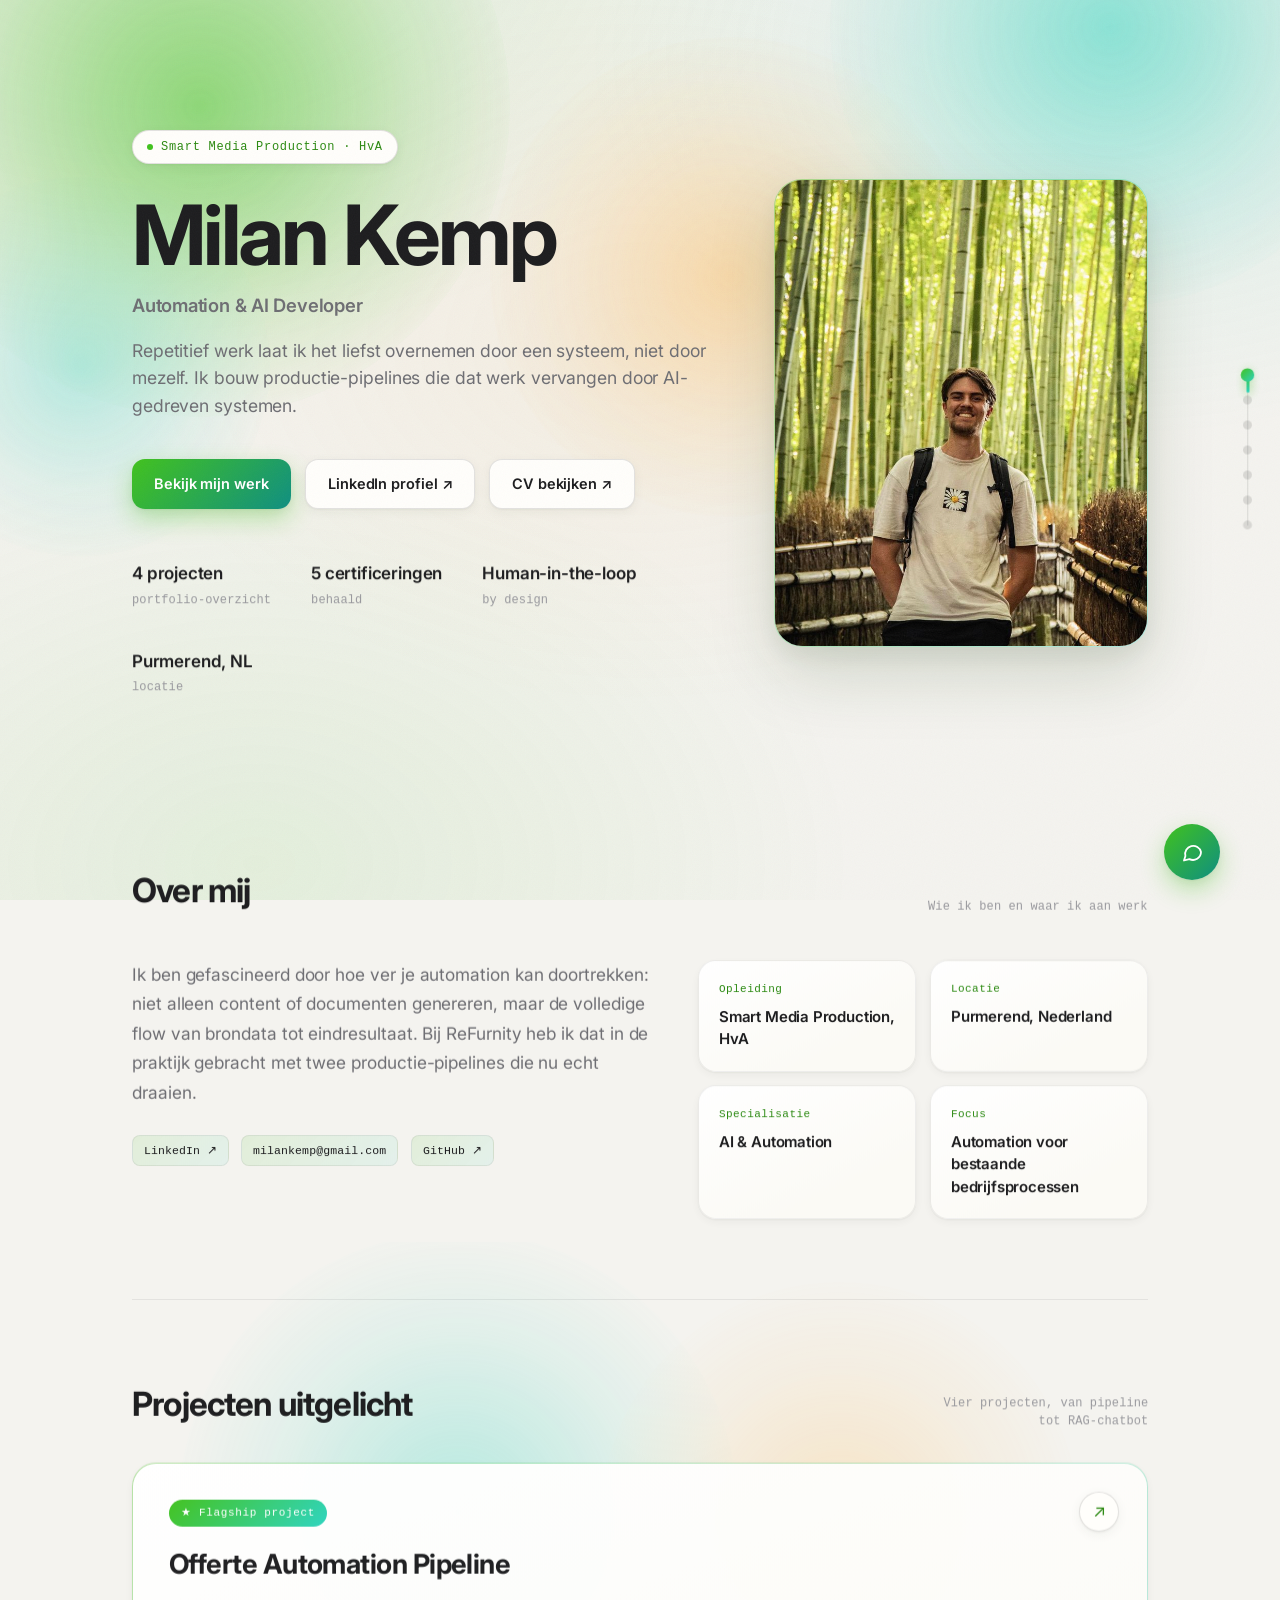
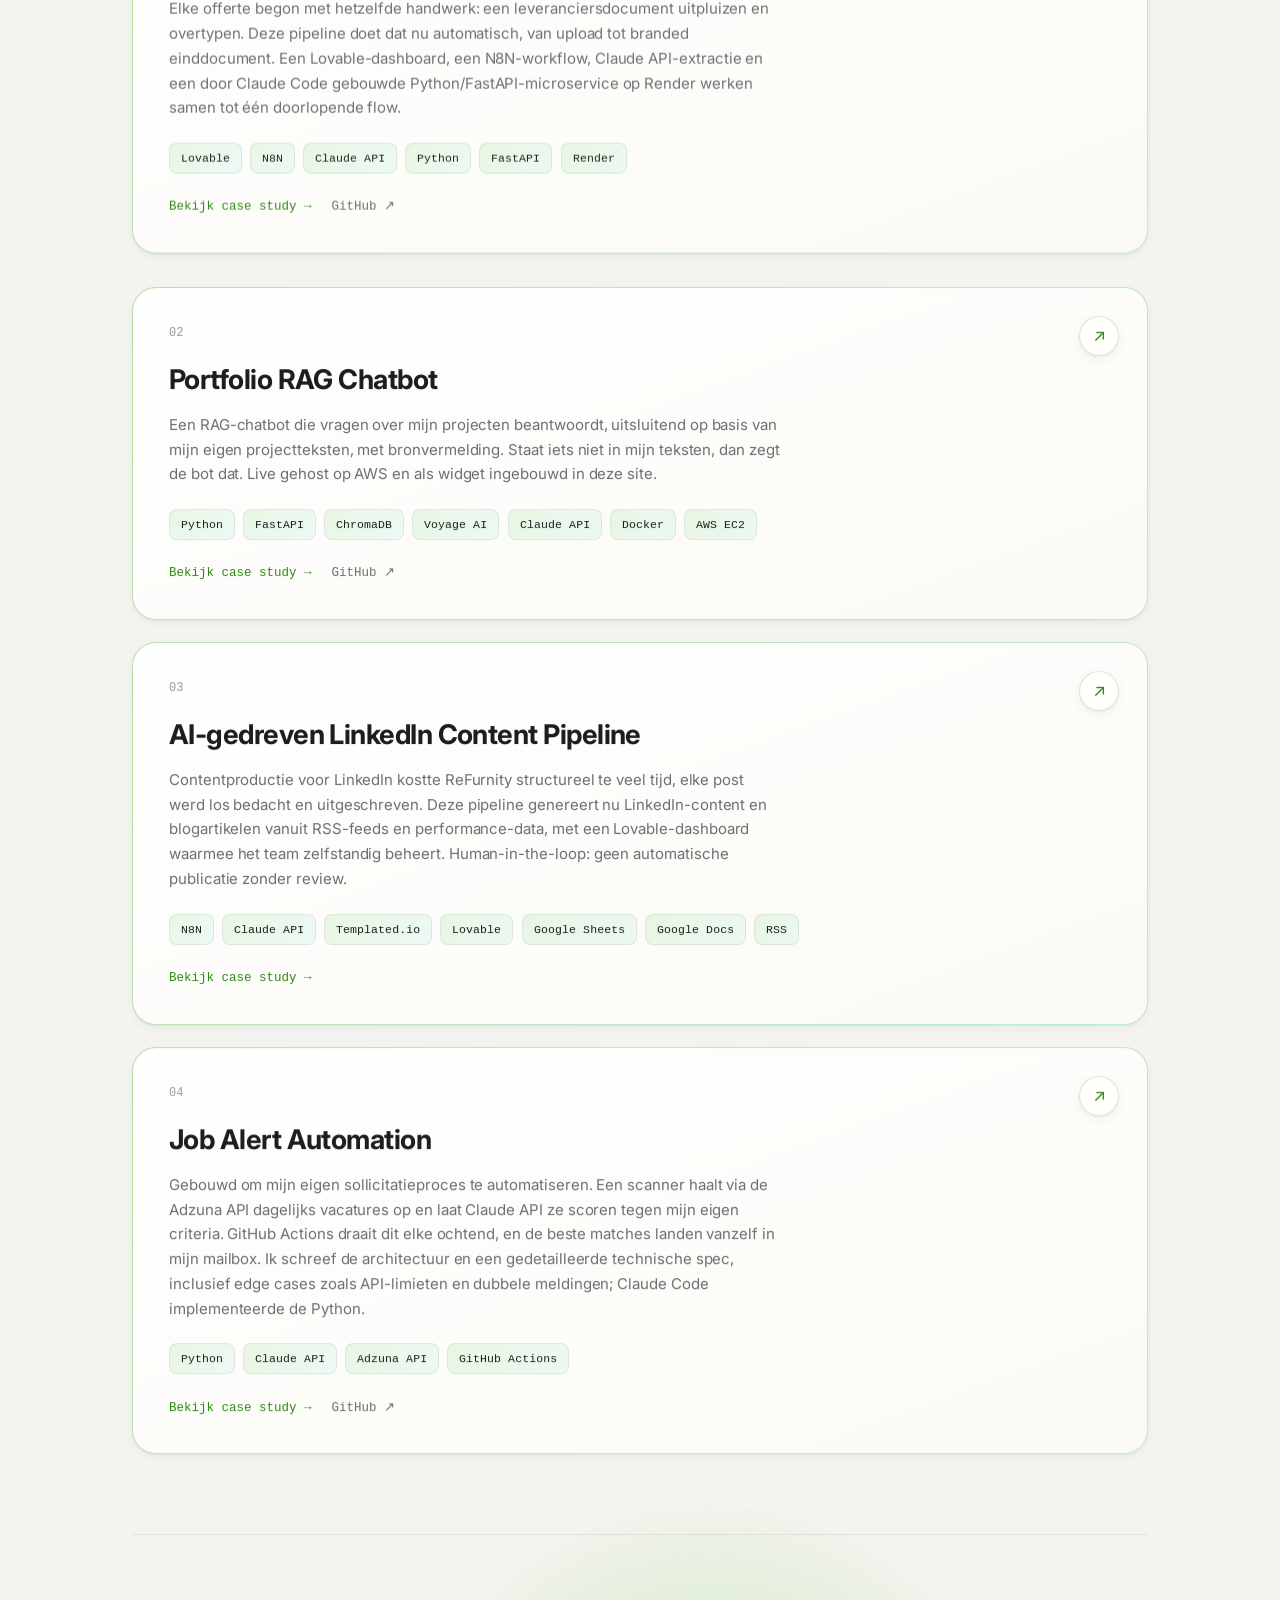
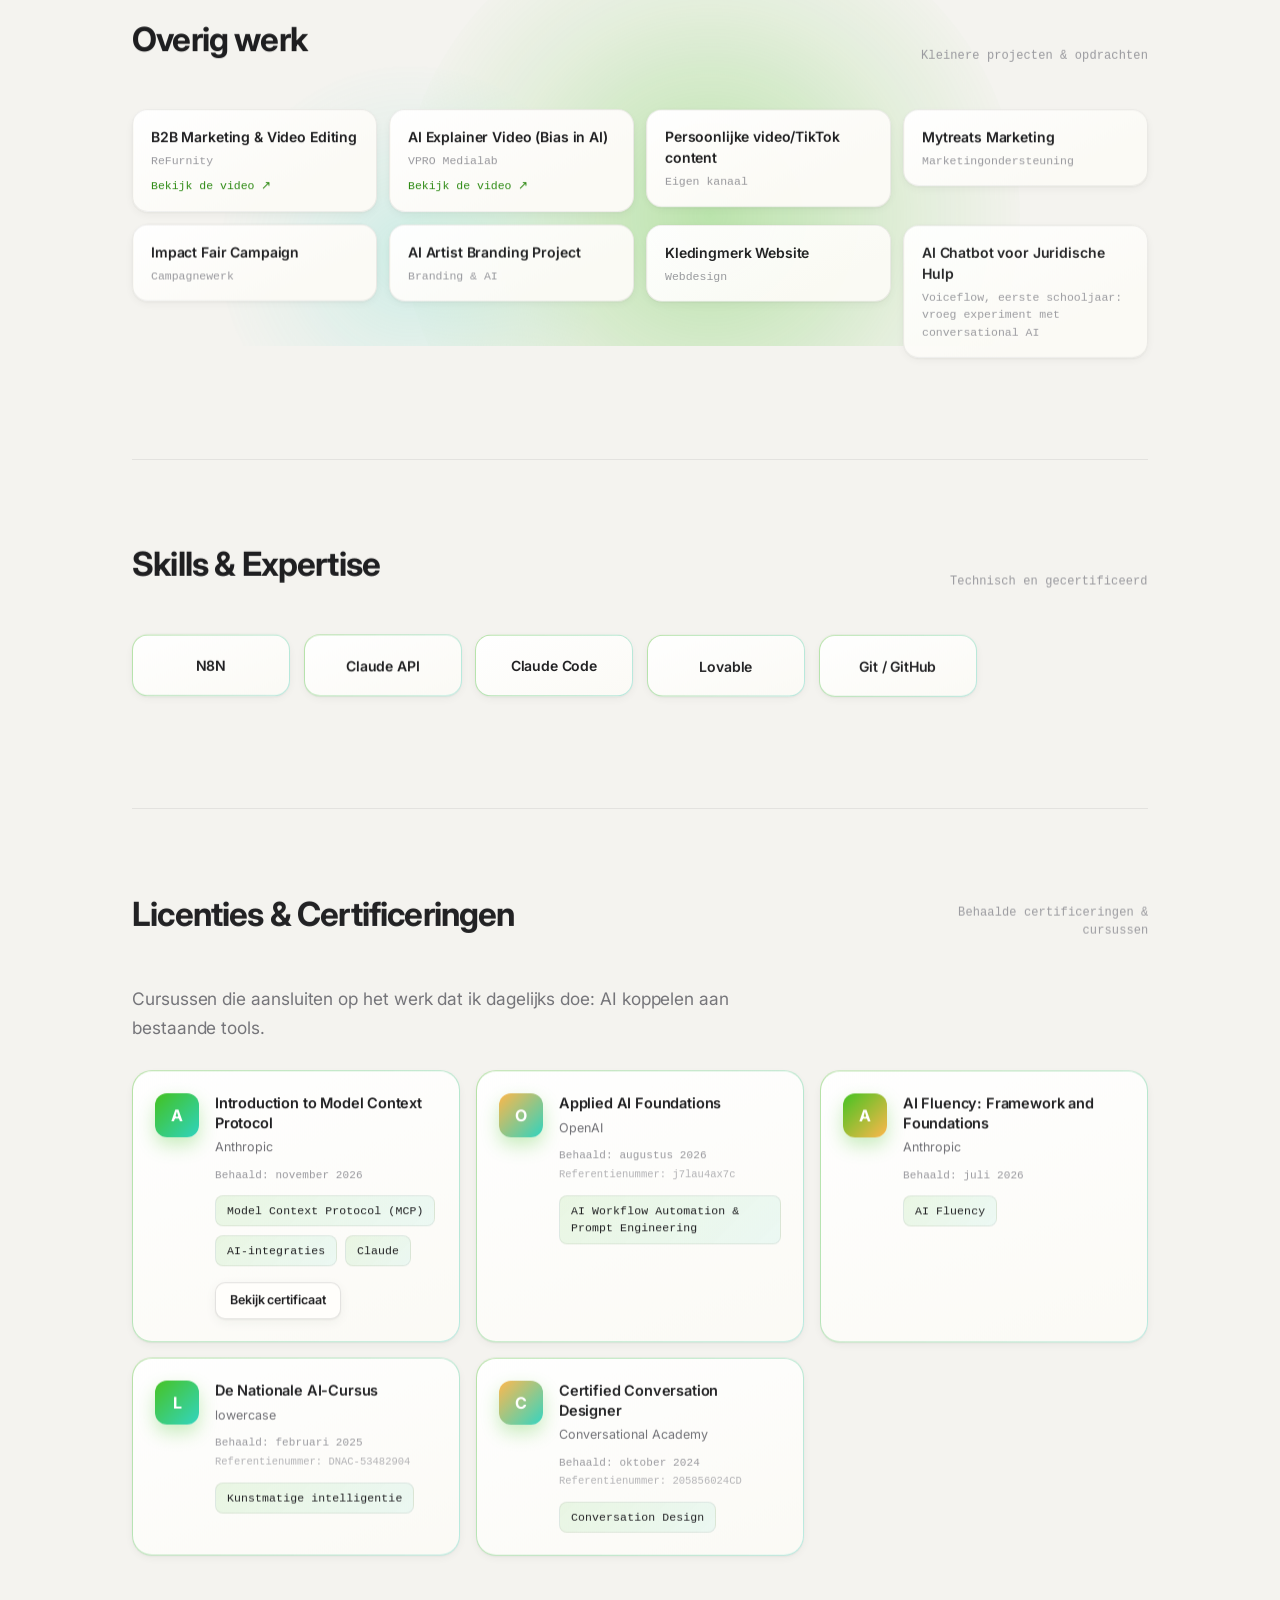
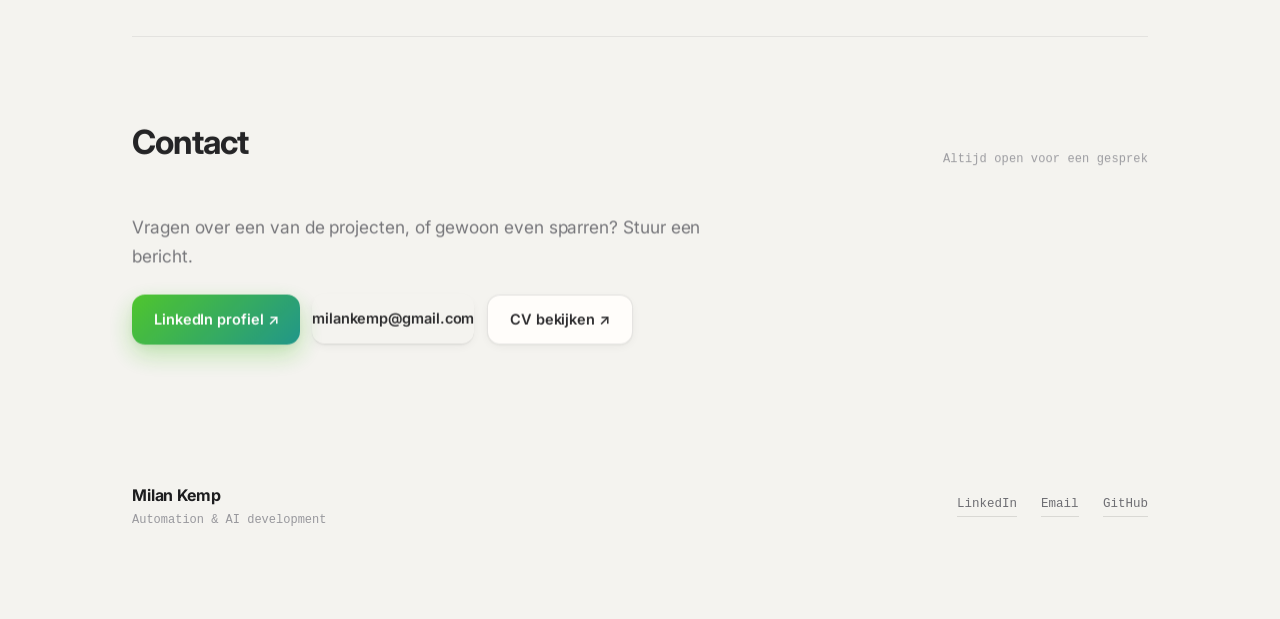
<file: index.html>
<!DOCTYPE html>
<html lang="nl">
<head>
<meta charset="UTF-8">
<meta name="viewport" content="width=device-width, initial-scale=1.0">
<title>Milan Kemp: Portfolio</title>
<meta name="description" content="Portfolio van Milan Kemp, afgestudeerd in Smart Media Production, met een focus op automation & AI development.">
<link rel="icon" href="assets/favicon.ico" sizes="any">
<link rel="icon" type="image/png" sizes="32x32" href="assets/favicon-32x32.png">
<link rel="icon" type="image/png" sizes="16x16" href="assets/favicon-16x16.png">
<link rel="apple-touch-icon" sizes="180x180" href="assets/apple-touch-icon.png">
<meta property="og:title" content="Milan Kemp: Automation &amp; AI Developer">
<meta property="og:description" content="Productie-pipelines die repetitief werk vervangen door AI-gedreven systemen.">
<meta property="og:image" content="https://milan-kemp.github.io/Milan-portfolio/assets/og-image.png">
<meta property="og:url" content="https://milan-kemp.github.io/Milan-portfolio/">
<meta property="og:type" content="website">
<meta name="twitter:card" content="summary_large_image">
<meta name="theme-color" content="#f4f3ef">
<link rel="preconnect" href="https://fonts.googleapis.com">
<link rel="preconnect" href="https://fonts.gstatic.com" crossorigin>
<link href="https://fonts.googleapis.com/css2?family=Inter:wght@400;500;600;700;800&display=swap" rel="stylesheet">
<link rel="stylesheet" href="css/styles.css">
<script type="application/ld+json">
{
  "@context": "https://schema.org",
  "@type": "Person",
  "name": "Milan Kemp",
  "jobTitle": "Automation & AI Developer",
  "url": "https://milan-kemp.github.io/Milan-portfolio/",
  "sameAs": [
    "https://www.linkedin.com/in/milan-kemp-5165a0326",
    "https://github.com/Milan-Kemp"
  ],
  "alumniOf": "Hogeschool van Amsterdam"
}
</script>
</head>
<body>
<div class="grain"></div>

<nav class="dot-nav" aria-label="Sectienavigatie">
  <span class="dot-nav-track"></span>
  <span class="dot-nav-indicator"></span>
  <button class="dot active" data-target="hero" aria-label="Ga naar Home"><span class="dot-tooltip">Home</span></button>
  <button class="dot" data-target="about" aria-label="Ga naar Over mij"><span class="dot-tooltip">Over mij</span></button>
  <button class="dot" data-target="projects" aria-label="Ga naar Projecten"><span class="dot-tooltip">Projecten</span></button>
  <button class="dot" data-target="other-work" aria-label="Ga naar Overig werk"><span class="dot-tooltip">Overig werk</span></button>
  <button class="dot" data-target="skills" aria-label="Ga naar Skills"><span class="dot-tooltip">Skills</span></button>
  <button class="dot" data-target="licenses" aria-label="Ga naar Licenties &amp; Certificeringen"><span class="dot-tooltip">Licenties</span></button>
  <button class="dot" data-target="contact" aria-label="Ga naar Contact"><span class="dot-tooltip">Contact</span></button>
</nav>

<div class="wrap">
  <div class="mesh" data-parallax="0.05"><div class="b1"></div><div class="b2"></div><div class="b3"></div><div class="b4"></div></div>

  <!-- ================= HERO ================= -->
  <section class="hero" id="hero">
    <div class="hero-grid">
      <div class="hero-content">
        <span class="eyebrow reveal">Smart Media Production · HvA</span>
        <h1 class="reveal">Milan Kemp</h1>
        <p class="hero-role reveal">Automation &amp; AI Developer</p>
        <p class="hero-sub reveal">Repetitief werk laat ik het liefst overnemen door een systeem, niet door mezelf. Ik bouw productie-pipelines die dat werk vervangen door AI-gedreven systemen.</p>
        <div class="hero-actions reveal">
          <a href="#projects" class="btn btn-primary">Bekijk mijn werk</a>
          <a href="https://www.linkedin.com/in/milan-kemp-5165a0326" target="_blank" rel="noopener" class="btn btn-secondary">LinkedIn profiel ↗</a>
          <a href="assets/Milan_Kemp_CV.pdf" target="_blank" rel="noopener" class="btn btn-secondary">CV bekijken ↗</a>
        </div>
        <div class="hero-meta reveal">
          <div class="meta-item"><strong><span class="count" data-count-to="4">0</span> projecten</strong>portfolio-overzicht</div>
          <div class="meta-item"><strong><span class="count" id="cert-count" data-count-to="5">0</span> certificeringen</strong>behaald</div>
          <div class="meta-item"><strong>Human-in-the-loop</strong>by design</div>
          <div class="meta-item"><strong>Purmerend, NL</strong>locatie</div>
        </div>
      </div>
      <div class="hero-photo-wrap reveal">
        <img class="hero-photo" src="assets/milan-hero-photo.jpg" alt="Milan Kemp" loading="eager" decoding="async">
      </div>
    </div>
  </section>

  <!-- ================= OVER MIJ ================= -->
  <section class="section" id="about">
    <div class="section-head">
      <div class="section-title observe">Over mij</div>
      <div class="section-hint observe">Wie ik ben en waar ik aan werk</div>
    </div>

    <div class="about-grid">
      <div>
        <p class="about-text observe">
          Ik ben gefascineerd door hoe ver je automation kan doortrekken: niet alleen
          content of documenten genereren, maar de volledige flow van brondata tot
          eindresultaat. Bij ReFurnity heb ik dat in de praktijk gebracht met twee
          productie-pipelines die nu echt draaien.
        </p>
        <div class="about-contacts observe">
          <a class="badge" href="https://www.linkedin.com/in/milan-kemp-5165a0326" target="_blank" rel="noopener">LinkedIn ↗</a>
          <a class="badge" href="mailto:milankemp@gmail.com">milankemp@gmail.com</a>
          <a class="badge" href="https://github.com/Milan-Kemp" target="_blank" rel="noopener">GitHub ↗</a>
        </div>
      </div>

      <div class="info-grid">
        <div class="info-card observe">
          <span class="tag">Opleiding</span>
          <p>Smart Media Production, HvA</p>
        </div>
        <div class="info-card observe">
          <span class="tag">Locatie</span>
          <p>Purmerend, Nederland</p>
        </div>
        <div class="info-card observe">
          <span class="tag">Specialisatie</span>
          <p>AI &amp; Automation</p>
        </div>
        <div class="info-card observe">
          <span class="tag">Focus</span>
          <p>Automation voor bestaande bedrijfsprocessen</p>
        </div>
      </div>
    </div>
  </section>

  <!-- ================= PROJECTEN UITGELICHT ================= -->
  <section class="section" id="projects" style="position:relative;">
    <div class="mesh" style="top:-40px; opacity:0.55; width:1100px; height:520px;" data-parallax="0.045"><div class="b2" style="right:auto; left:8%;"></div><div class="b3" style="left:auto; right:10%; top:40px;"></div></div>

    <div class="section-head">
      <div class="section-title observe">Projecten uitgelicht</div>
      <div class="section-hint observe">Vier projecten, van pipeline tot RAG-chatbot</div>
    </div>

    <div class="project-list">
      <div class="parallax-host" data-parallax-card>
        <article class="project-card tilt-card observe" data-href="projects/offerte-automation-pipeline.html">
          <div class="project-card-cta" aria-hidden="true">↗</div>
          <div class="project-top">
            <span class="project-flag">★ Flagship project</span>
            <span class="project-num">01</span>
          </div>
          <h3 class="project-title">Offerte Automation Pipeline</h3>
          <p class="project-desc">
            Elke offerte begon met hetzelfde handwerk: een leveranciersdocument uitpluizen en
            overtypen. Deze pipeline doet dat nu automatisch, van upload tot branded
            einddocument. Een Lovable-dashboard, een N8N-workflow, Claude API-extractie en een
            door Claude Code gebouwde Python/FastAPI-microservice op Render werken samen tot
            één doorlopende flow.
          </p>
          <div class="badges">
            <span class="badge">Lovable</span>
            <span class="badge">N8N</span>
            <span class="badge">Claude API</span>
            <span class="badge">Python</span>
            <span class="badge">FastAPI</span>
            <span class="badge">Render</span>
          </div>
          <div class="project-foot">
            <div class="project-links">
              <a href="projects/offerte-automation-pipeline.html">Bekijk case study →</a>
              <a class="secondary" href="https://github.com/Milan-Kemp/Offerte-generator" target="_blank" rel="noopener">GitHub ↗</a>
            </div>
          </div>
        </article>
      </div>

      <article class="project-card tilt-card observe" data-href="projects/rag-chatbot.html">
        <div class="project-card-cta" aria-hidden="true">↗</div>
        <div class="project-top">
          <span class="project-num">02</span>
        </div>
        <h3 class="project-title">Portfolio RAG Chatbot</h3>
        <p class="project-desc">
          Een RAG-chatbot die vragen over mijn projecten beantwoordt, uitsluitend op basis van
          mijn eigen projectteksten, met bronvermelding. Staat iets niet in mijn teksten, dan
          zegt de bot dat. Live gehost op AWS en als widget ingebouwd in deze site.
        </p>
        <div class="badges">
          <span class="badge">Python</span>
          <span class="badge">FastAPI</span>
          <span class="badge">ChromaDB</span>
          <span class="badge">Voyage AI</span>
          <span class="badge">Claude API</span>
          <span class="badge">Docker</span>
          <span class="badge">AWS EC2</span>
        </div>
        <div class="project-foot">
          <div class="project-links">
            <a href="projects/rag-chatbot.html">Bekijk case study →</a>
            <a class="secondary" href="https://github.com/Milan-Kemp/portfolio-rag-chatbot" target="_blank" rel="noopener">GitHub ↗</a>
          </div>
        </div>
      </article>

      <article class="project-card tilt-card observe" data-href="projects/linkedin-content-pipeline.html">
        <div class="project-card-cta" aria-hidden="true">↗</div>
        <div class="project-top">
          <span class="project-num">03</span>
        </div>
        <h3 class="project-title">AI-gedreven LinkedIn Content Pipeline</h3>
        <p class="project-desc">
          Contentproductie voor LinkedIn kostte ReFurnity structureel te veel tijd, elke post
          werd los bedacht en uitgeschreven. Deze pipeline genereert nu LinkedIn-content en
          blogartikelen vanuit RSS-feeds en performance-data, met een Lovable-dashboard waarmee
          het team zelfstandig beheert. Human-in-the-loop: geen automatische publicatie zonder
          review.
        </p>
        <div class="badges">
          <span class="badge">N8N</span>
          <span class="badge">Claude API</span>
          <span class="badge">Templated.io</span>
          <span class="badge">Lovable</span>
          <span class="badge">Google Sheets</span>
          <span class="badge">Google Docs</span>
          <span class="badge">RSS</span>
        </div>
        <div class="project-foot">
          <div class="project-links">
            <a href="projects/linkedin-content-pipeline.html">Bekijk case study →</a>
          </div>
        </div>
      </article>

      <article class="project-card tilt-card observe" data-href="projects/job-alert-automation.html">
        <div class="project-card-cta" aria-hidden="true">↗</div>
        <div class="project-top">
          <span class="project-num">04</span>
        </div>
        <h3 class="project-title">Job Alert Automation</h3>
        <p class="project-desc">
          Gebouwd om mijn eigen sollicitatieproces te automatiseren. Een scanner haalt via de
          Adzuna API dagelijks vacatures op en laat Claude API ze scoren tegen mijn eigen
          criteria. GitHub Actions draait dit elke ochtend, en de beste matches landen vanzelf
          in mijn mailbox. Ik schreef de architectuur en een gedetailleerde technische spec,
          inclusief edge cases zoals API-limieten en dubbele meldingen; Claude Code
          implementeerde de Python.
        </p>
        <div class="badges">
          <span class="badge">Python</span>
          <span class="badge">Claude API</span>
          <span class="badge">Adzuna API</span>
          <span class="badge">GitHub Actions</span>
        </div>
        <div class="project-foot">
          <div class="project-links">
            <a href="projects/job-alert-automation.html">Bekijk case study →</a>
            <a class="secondary" href="https://github.com/Milan-Kemp/job-alert-bot" target="_blank" rel="noopener">GitHub ↗</a>
          </div>
        </div>
      </article>
    </div>
  </section>

  <!-- ================= OVERIG WERK ================= -->
  <section class="section" id="other-work" style="position:relative;">
    <div class="mesh" style="top:-30px; opacity:0.5; width:1000px; height:460px;" data-parallax="0.045"><div class="b1" style="left:auto; right:12%; top:20px;"></div><div class="b4" style="left:8%; top:180px;"></div></div>

    <div class="section-head">
      <div class="section-title observe">Overig werk</div>
      <div class="section-hint observe">Kleinere projecten &amp; opdrachten</div>
    </div>

    <div class="other-grid">
      <div class="other-item lift-card">
        <div class="other-title">B2B Marketing &amp; Video Editing</div>
        <div class="other-meta">ReFurnity</div>
        <a class="other-video-preview" href="https://youtu.be/hMSgtAx6nCA" target="_blank" rel="noopener">Bekijk de video ↗</a>
      </div>
      <div class="other-item lift-card">
        <div class="other-title">AI Explainer Video (Bias in AI)</div>
        <div class="other-meta">VPRO Medialab</div>
        <a class="other-video-preview" href="https://youtu.be/aALKHxeAM2g" target="_blank" rel="noopener">Bekijk de video ↗</a>
      </div>
      <div class="other-item lift-card">
        <div class="other-title">Persoonlijke video/TikTok content</div>
        <div class="other-meta">Eigen kanaal</div>
      </div>
      <div class="other-item lift-card">
        <div class="other-title">Mytreats Marketing</div>
        <div class="other-meta">Marketingondersteuning</div>
      </div>
      <div class="other-item lift-card">
        <div class="other-title">Impact Fair Campaign</div>
        <div class="other-meta">Campagnewerk</div>
      </div>
      <div class="other-item lift-card">
        <div class="other-title">AI Artist Branding Project</div>
        <div class="other-meta">Branding &amp; AI</div>
      </div>
      <div class="other-item lift-card">
        <div class="other-title">Kledingmerk Website</div>
        <div class="other-meta">Webdesign</div>
      </div>
      <div class="other-item lift-card">
        <div class="other-title">AI Chatbot voor Juridische Hulp</div>
        <div class="other-meta">Voiceflow, eerste schooljaar: vroeg experiment met conversational AI</div>
      </div>
    </div>

    <div class="detail" id="other-detail">
      <div id="other-detail-inner">
        <div class="detail-text" id="other-detail-text"></div>
        <a class="other-link" id="other-detail-link" target="_blank" rel="noopener">Bekijk de video ↗</a>
      </div>
    </div>
  </section>

  <!-- ================= SKILLS ================= -->
  <section class="section" id="skills">
    <div class="section-head">
      <div class="section-title observe">Skills &amp; Expertise</div>
      <div class="section-hint observe">Technisch en gecertificeerd</div>
    </div>

    <div class="skills-grid">
      <div class="skill-card tilt-card"><span class="skill-name">N8N</span></div>
      <div class="skill-card tilt-card"><span class="skill-name">Claude API</span></div>
      <div class="skill-card tilt-card"><span class="skill-name">Claude Code</span></div>
      <div class="skill-card tilt-card"><span class="skill-name">Lovable</span></div>
      <div class="skill-card tilt-card"><span class="skill-name">Git / GitHub</span></div>
    </div>
  </section>

  <!-- ================= LICENTIES & CERTIFICERINGEN (kaarten komen uit CERTIFICATES in js/main.js) ================= -->
  <section class="section" id="licenses">
    <div class="section-head">
      <div class="section-title observe">Licenties &amp; Certificeringen</div>
      <div class="section-hint observe">Behaalde certificeringen &amp; cursussen</div>
    </div>

    <p class="about-text observe" style="margin-bottom: 28px;">
      Cursussen die aansluiten op het werk dat ik dagelijks doe: AI koppelen aan bestaande tools.
    </p>

    <div class="licenses-grid" id="certs-grid"></div>
  </section>

  <!-- ================= CONTACT / FOOTER ================= -->
  <section class="section" id="contact">
    <div class="section-head">
      <div class="section-title observe">Contact</div>
      <div class="section-hint observe">Altijd open voor een gesprek</div>
    </div>
    <p class="about-text observe">
      Vragen over een van de projecten, of gewoon even sparren?
      Stuur een bericht.
    </p>
    <div class="about-contacts observe" style="margin-top: 24px;">
      <a href="https://www.linkedin.com/in/milan-kemp-5165a0326" target="_blank" rel="noopener" class="btn btn-primary">LinkedIn profiel ↗</a>
      <button class="btn btn-secondary footer-email-btn" data-email="milankemp@gmail.com" type="button">milankemp@gmail.com</button>
      <a href="assets/Milan_Kemp_CV.pdf" target="_blank" rel="noopener" class="btn btn-secondary">CV bekijken ↗</a>
    </div>
  </section>

  <footer>
    <div>
      <div class="footer-name">Milan Kemp</div>
      <div class="footer-role">Automation &amp; AI development</div>
    </div>
    <div class="footer-links">
      <a class="footer-link" href="https://www.linkedin.com/in/milan-kemp-5165a0326" target="_blank" rel="noopener">LinkedIn</a>
      <button class="footer-link footer-email-btn" data-email="milankemp@gmail.com" type="button">Email</button>
      <a class="footer-link" href="https://github.com/Milan-Kemp" target="_blank" rel="noopener">GitHub</a>
    </div>
  </footer>
</div>

<script src="js/springs.js"></script>
<script src="js/main.js"></script>
<script src="portfolio-chatbot.js" data-api="https://milan-bot.duckdns.org"></script>
</body>
</html>
</file>
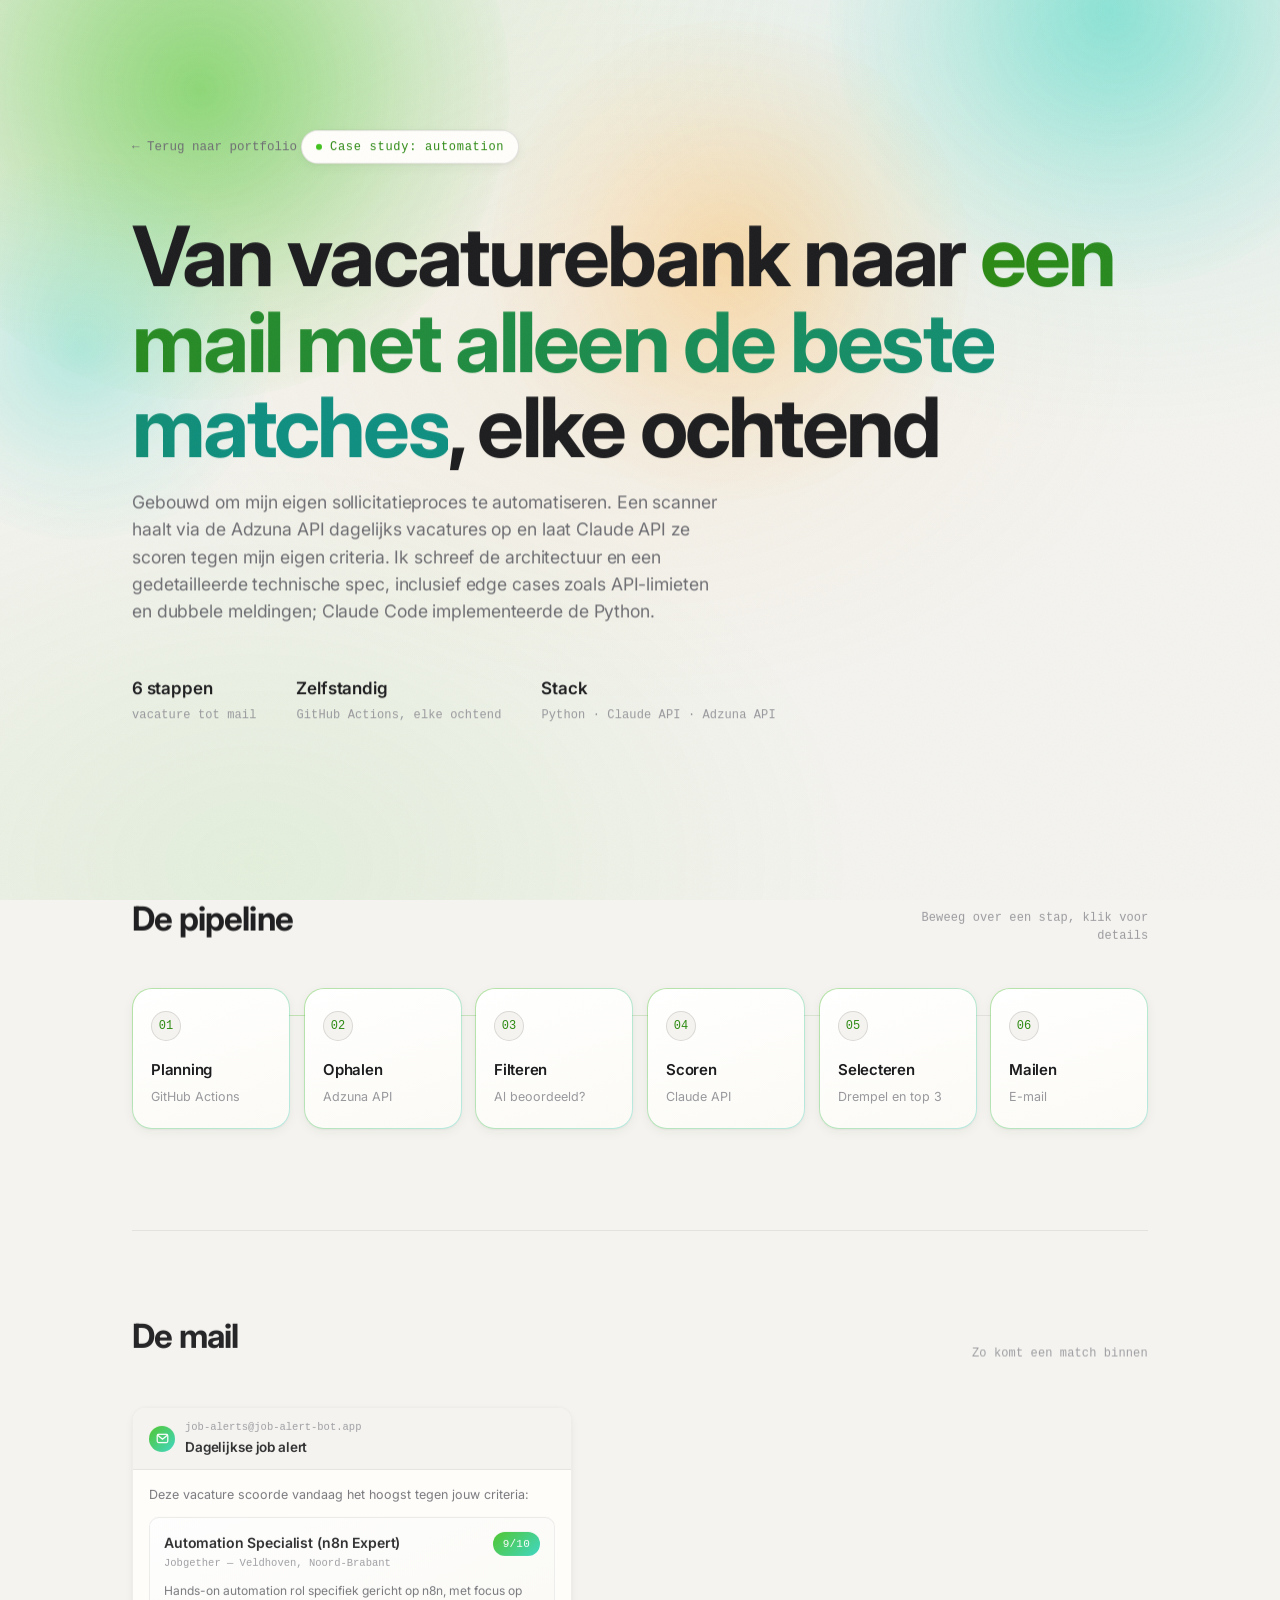
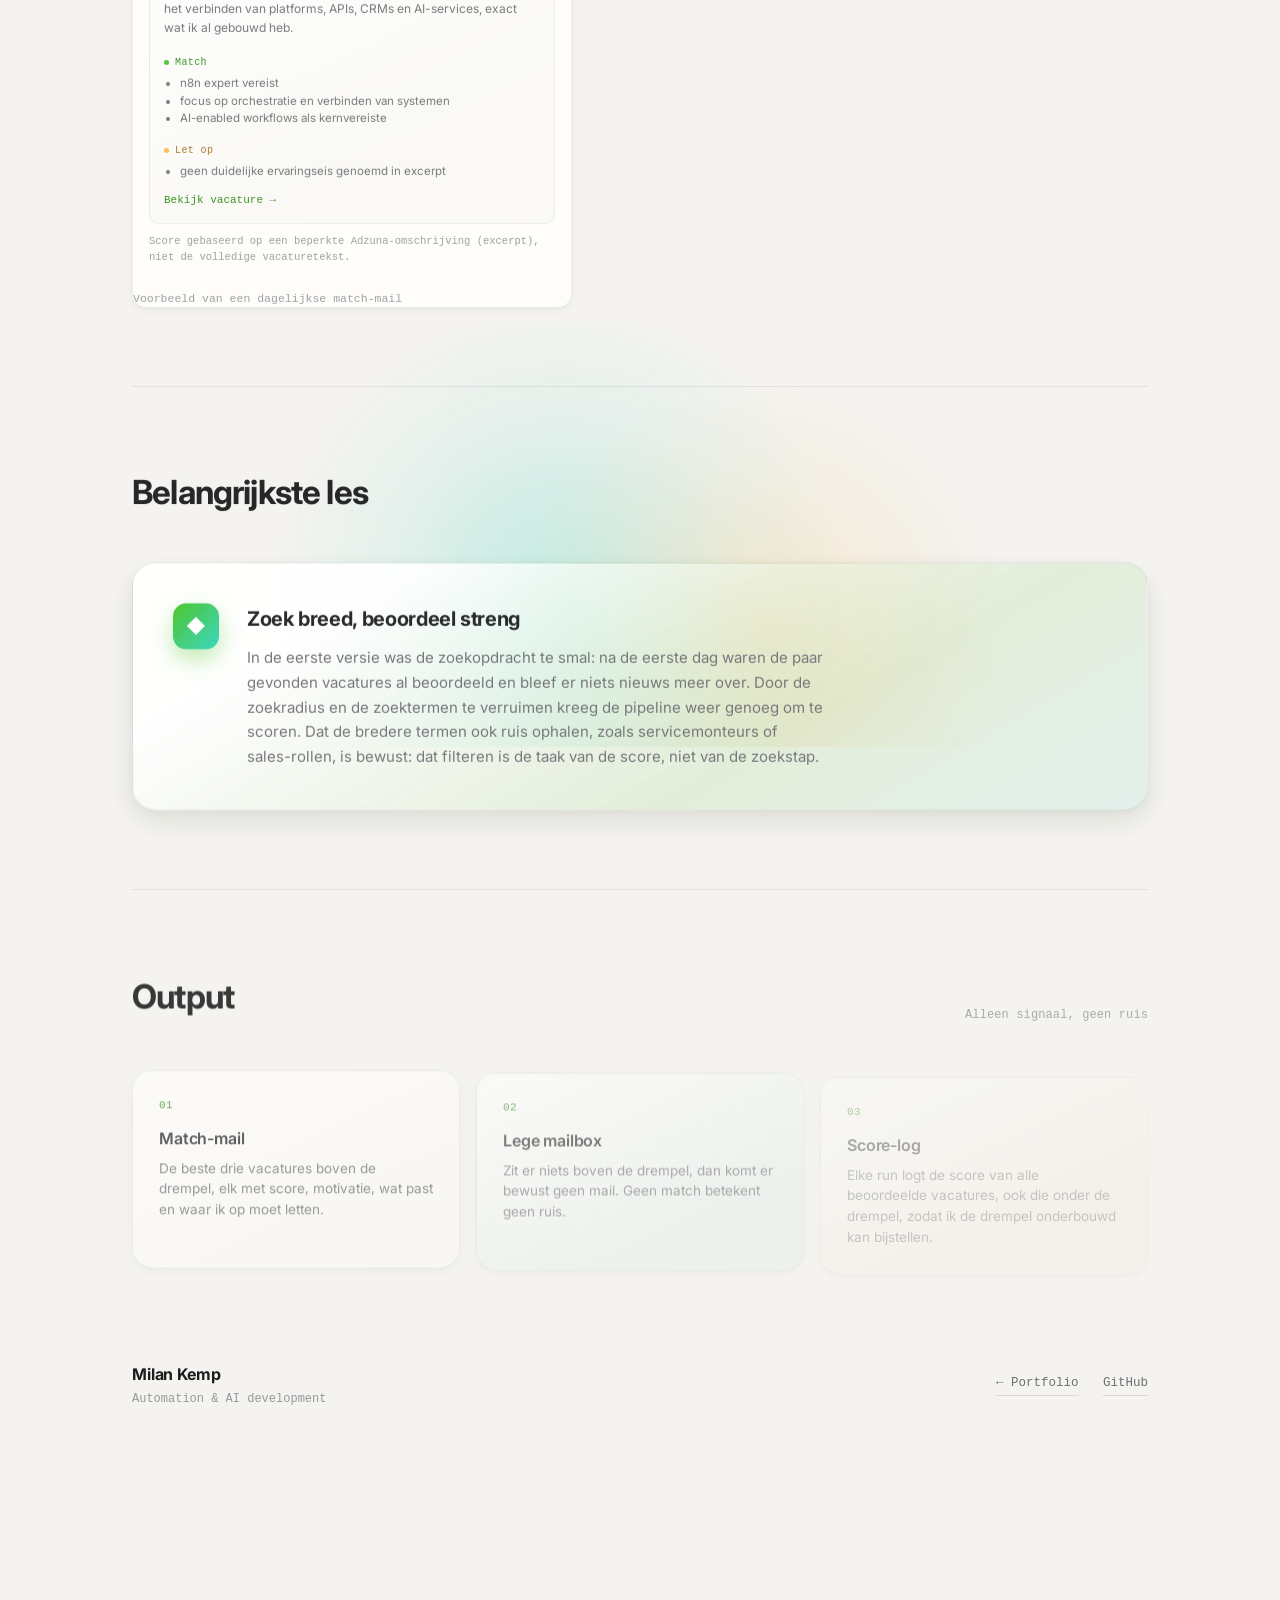
<file: projects/job-alert-automation.html>
<!DOCTYPE html>
<html lang="nl">
<head>
<meta charset="UTF-8">
<meta name="viewport" content="width=device-width, initial-scale=1.0">
<title>Job Alert Automation Case Study: Milan Kemp</title>
<meta name="description" content="Case study: een dagelijkse job alert die vacatures ophaalt via de Adzuna API, scoort met Claude API tegen mijn eigen criteria en alleen de beste matches mailt. Draait zelfstandig via GitHub Actions.">
<link rel="icon" type="image/png" sizes="32x32" href="../assets/favicon-32x32.png">
<link rel="icon" type="image/png" sizes="16x16" href="../assets/favicon-16x16.png">
<link rel="apple-touch-icon" sizes="180x180" href="../assets/apple-touch-icon.png">
<meta property="og:title" content="Job Alert Automation Case Study: Milan Kemp">
<meta property="og:description" content="Case study: een dagelijkse job alert die vacatures ophaalt via de Adzuna API, scoort met Claude API tegen mijn eigen criteria en alleen de beste matches mailt. Draait zelfstandig via GitHub Actions.">
<meta property="og:image" content="../assets/og-image.png">
<meta property="og:type" content="website">
<meta name="twitter:card" content="summary_large_image">
<meta name="theme-color" content="#f4f3ef">
<link rel="preconnect" href="https://fonts.googleapis.com">
<link rel="preconnect" href="https://fonts.gstatic.com" crossorigin>
<link href="https://fonts.googleapis.com/css2?family=Inter:wght@400;500;600;700;800&display=swap" rel="stylesheet">
<link rel="stylesheet" href="../css/styles.css">
</head>
<body>
<div class="grain"></div>

<div class="wrap">
  <div class="mesh"><div class="b1"></div><div class="b2"></div><div class="b3"></div><div class="b4"></div></div>

  <section class="hero">
    <a class="back-link reveal" href="../index.html">← Terug naar portfolio</a>
    <span class="eyebrow reveal">Case study: automation</span>
    <h1 class="reveal">Van vacaturebank naar <em>een mail met alleen de beste matches</em>, elke ochtend</h1>
    <p class="hero-sub reveal">
      Gebouwd om mijn eigen sollicitatieproces te automatiseren. Een scanner haalt via de
      Adzuna API dagelijks vacatures op en laat Claude API ze scoren tegen mijn eigen
      criteria. Ik schreef de architectuur en een gedetailleerde technische spec, inclusief
      edge cases zoals API-limieten en dubbele meldingen; Claude Code implementeerde de Python.
    </p>
    <div class="hero-meta reveal">
      <div class="meta-item"><strong>6 stappen</strong>vacature tot mail</div>
      <div class="meta-item"><strong>Zelfstandig</strong>GitHub Actions, elke ochtend</div>
      <div class="meta-item"><strong>Stack</strong>Python · Claude API · Adzuna API</div>
    </div>
  </section>

  <section class="section">
    <div class="section-head">
      <div class="section-title observe">De pipeline</div>
      <div class="section-hint observe">Beweeg over een stap, klik voor details</div>
    </div>

    <div class="pipeline">
      <div class="pipeline-track"></div>
      <div class="flow-dot"></div>
      <div class="stages" id="stages"></div>
    </div>

    <div class="detail" id="detail">
      <div class="detail-inner" id="detail-inner">
        <div>
          <div class="detail-heading" id="detail-heading">Wat er gebeurt</div>
          <div class="detail-text" id="detail-text"></div>
        </div>
        <div>
          <div class="detail-heading" style="color:var(--text-faint)"><span style="background:var(--text-faint)"></span>Tech</div>
          <div class="badges" id="detail-badges"></div>
        </div>
      </div>
    </div>
  </section>

  <section class="section">
    <div class="section-head">
      <div class="section-title observe">De mail</div>
      <div class="section-hint observe">Zo komt een match binnen</div>
    </div>

    <figure class="job-alert-mail observe">
      <div class="job-alert-mail-head">
        <span class="job-alert-mail-icon" aria-hidden="true">
          <svg viewBox="0 0 16 16" fill="none" stroke="currentColor" stroke-width="1.5" stroke-linecap="round" stroke-linejoin="round">
            <rect x="1.5" y="3" width="13" height="10" rx="1.5"/>
            <path d="M2 4l6 5 6-5"/>
          </svg>
        </span>
        <div class="job-alert-mail-headtext">
          <div class="job-alert-mail-from">job-alerts@job-alert-bot.app</div>
          <div class="job-alert-mail-subject">Dagelijkse job alert</div>
        </div>
      </div>
      <div class="job-alert-mail-body">
        <p class="job-alert-mail-intro">Deze vacature scoorde vandaag het hoogst tegen jouw criteria:</p>
        <div class="job-alert-mail-job">
          <div class="job-alert-mail-job-head">
            <div>
              <div class="job-alert-mail-job-title">Automation Specialist (n8n Expert)</div>
              <div class="job-alert-mail-job-company">Jobgether — Veldhoven, Noord-Brabant</div>
            </div>
            <span class="job-alert-mail-score">9/10</span>
          </div>
          <p class="job-alert-mail-motivation">
            Hands-on automation rol specifiek gericht op n8n, met focus op het verbinden
            van platforms, APIs, CRMs en AI-services, exact wat ik al gebouwd heb.
          </p>
          <div class="job-alert-mail-signal">
            <span class="job-alert-mail-signal-label is-match">Match</span>
            <ul>
              <li>n8n expert vereist</li>
              <li>focus op orchestratie en verbinden van systemen</li>
              <li>AI-enabled workflows als kernvereiste</li>
            </ul>
          </div>
          <div class="job-alert-mail-signal">
            <span class="job-alert-mail-signal-label is-caution">Let op</span>
            <ul>
              <li>geen duidelijke ervaringseis genoemd in excerpt</li>
            </ul>
          </div>
          <span class="job-alert-mail-link">Bekijk vacature →</span>
        </div>
        <p class="job-alert-mail-footnote">
          Score gebaseerd op een beperkte Adzuna-omschrijving (excerpt), niet de
          volledige vacaturetekst.
        </p>
      </div>
      <figcaption>Voorbeeld van een dagelijkse match-mail</figcaption>
    </figure>
  </section>

  <section class="section" style="position:relative;">
    <div class="mesh" style="top:-60px; opacity:0.45; width:900px; height:420px;"><div class="b2" style="right:auto; left:10%;"></div><div class="b3" style="left:auto; right:10%; top:60px;"></div></div>
    <div class="section-head"><div class="section-title observe">Belangrijkste les</div></div>
    <div class="lesson observe">
      <div class="lesson-icon">◆</div>
      <div>
        <h3>Zoek breed, beoordeel streng</h3>
        <p>
          In de eerste versie was de zoekopdracht te smal: na de eerste dag waren de paar
          gevonden vacatures al beoordeeld en bleef er niets nieuws meer over. Door de
          zoekradius en de zoektermen te verruimen kreeg de pipeline weer genoeg om te
          scoren. Dat de bredere termen ook ruis ophalen, zoals servicemonteurs of
          sales-rollen, is bewust: dat filteren is de taak van de score, niet van de
          zoekstap.
        </p>
      </div>
    </div>
  </section>

  <section class="section" style="padding-bottom: 40px;">
    <div class="section-head">
      <div class="section-title observe">Output</div>
      <div class="section-hint observe">Alleen signaal, geen ruis</div>
    </div>
    <div class="outputs">
      <div class="output-card lift-card observe">
        <span class="tag">01</span><h4>Match-mail</h4>
        <p>De beste drie vacatures boven de drempel, elk met score, motivatie, wat past en waar ik op moet letten.</p>
      </div>
      <div class="output-card lift-card observe">
        <span class="tag">02</span><h4>Lege mailbox</h4>
        <p>Zit er niets boven de drempel, dan komt er bewust geen mail. Geen match betekent geen ruis.</p>
      </div>
      <div class="output-card lift-card observe">
        <span class="tag">03</span><h4>Score-log</h4>
        <p>Elke run logt de score van alle beoordeelde vacatures, ook die onder de drempel, zodat ik de drempel onderbouwd kan bijstellen.</p>
      </div>
    </div>
  </section>

  <footer>
    <div>
      <div class="footer-name">Milan Kemp</div>
      <div class="footer-role">Automation &amp; AI development</div>
    </div>
    <div class="footer-links">
      <a class="footer-link" href="../index.html">← Portfolio</a>
      <a class="footer-link" href="https://github.com/Milan-Kemp/job-alert-bot" target="_blank" rel="noopener">GitHub</a>
    </div>
  </footer>

</div>

<script src="../js/springs.js"></script>
<script src="../js/pipeline.js"></script>
<script>
document.addEventListener('DOMContentLoaded', () => {
  revealStagger([...document.querySelectorAll('.hero .reveal')], 80, 70);
  observeReveal('.observe');
  document.querySelectorAll('.footer-link, .back-link').forEach(el => attachPressFeedback(el));
  document.querySelectorAll('.lift-card').forEach(el => {
    attachMagneticTilt(el, { maxTilt: 6, lift: -2, hoverScale: 1.02, downScale: 0.985 });
  });

  const stagesData = [
    { title: "Planning", sub: "GitHub Actions", heading: "Start",
      text: "Elke ochtend start een cron-job op GitHub Actions de pipeline. Geen eigen server en geen handmatige start nodig.",
      badges: ["GitHub Actions"] },
    { title: "Ophalen", sub: "Adzuna API", heading: "Vacatures ophalen",
      text: "Per zoekterm één call naar de Adzuna API, voor vacatures van maximaal drie dagen oud. Daarna blijven alleen vacatures binnen 60 km van Purmerend over, plus remote en hybride functies. Dubbele vacatures tussen zoektermen vallen af op job-id.",
      badges: ["Adzuna API", "Python"] },
    { title: "Filteren", sub: "Al beoordeeld?", heading: "Geen dubbele meldingen",
      text: "Vacatures die al eerder beoordeeld zijn worden overgeslagen. Zo wordt nooit hetzelfde gemaild en betaalt Claude niet elke dag opnieuw voor dezelfde vacature.",
      badges: ["Python", "JSON"] },
    { title: "Scoren", sub: "Claude API", heading: "Beoordelen op mijn criteria",
      text: "Alle nieuwe vacatures gaan in één call naar Claude API, samen met mijn criteria: wat ik wel en niet kan, en welke signalen een rol beter of slechter maken. Terug komt per vacature een score van 1 tot 10 met een korte motivatie, als gestructureerde JSON.",
      badges: ["Claude API"] },
    { title: "Selecteren", sub: "Drempel en top 3", heading: "Alleen de beste",
      text: "Alleen scores vanaf de drempel tellen mee, en daarvan gaan de beste drie door. Blijft er niets over, dan stopt de pipeline zonder mail.",
      badges: ["Python"] },
    { title: "Mailen", sub: "E-mail", heading: "Versturen en onthouden",
      text: "De mail bevat per vacature score, motivatie, wat past en waar ik op moet letten. Daarna worden alle beoordeelde vacatures, ook de afgewezen, als gezien opgeslagen en teruggecommit naar de repo.",
      badges: ["Gmail", "GitHub Actions"] }
  ];

  initPipeline(stagesData, { openIndex: 0 });
});
</script>

</body>
</html>
</file>
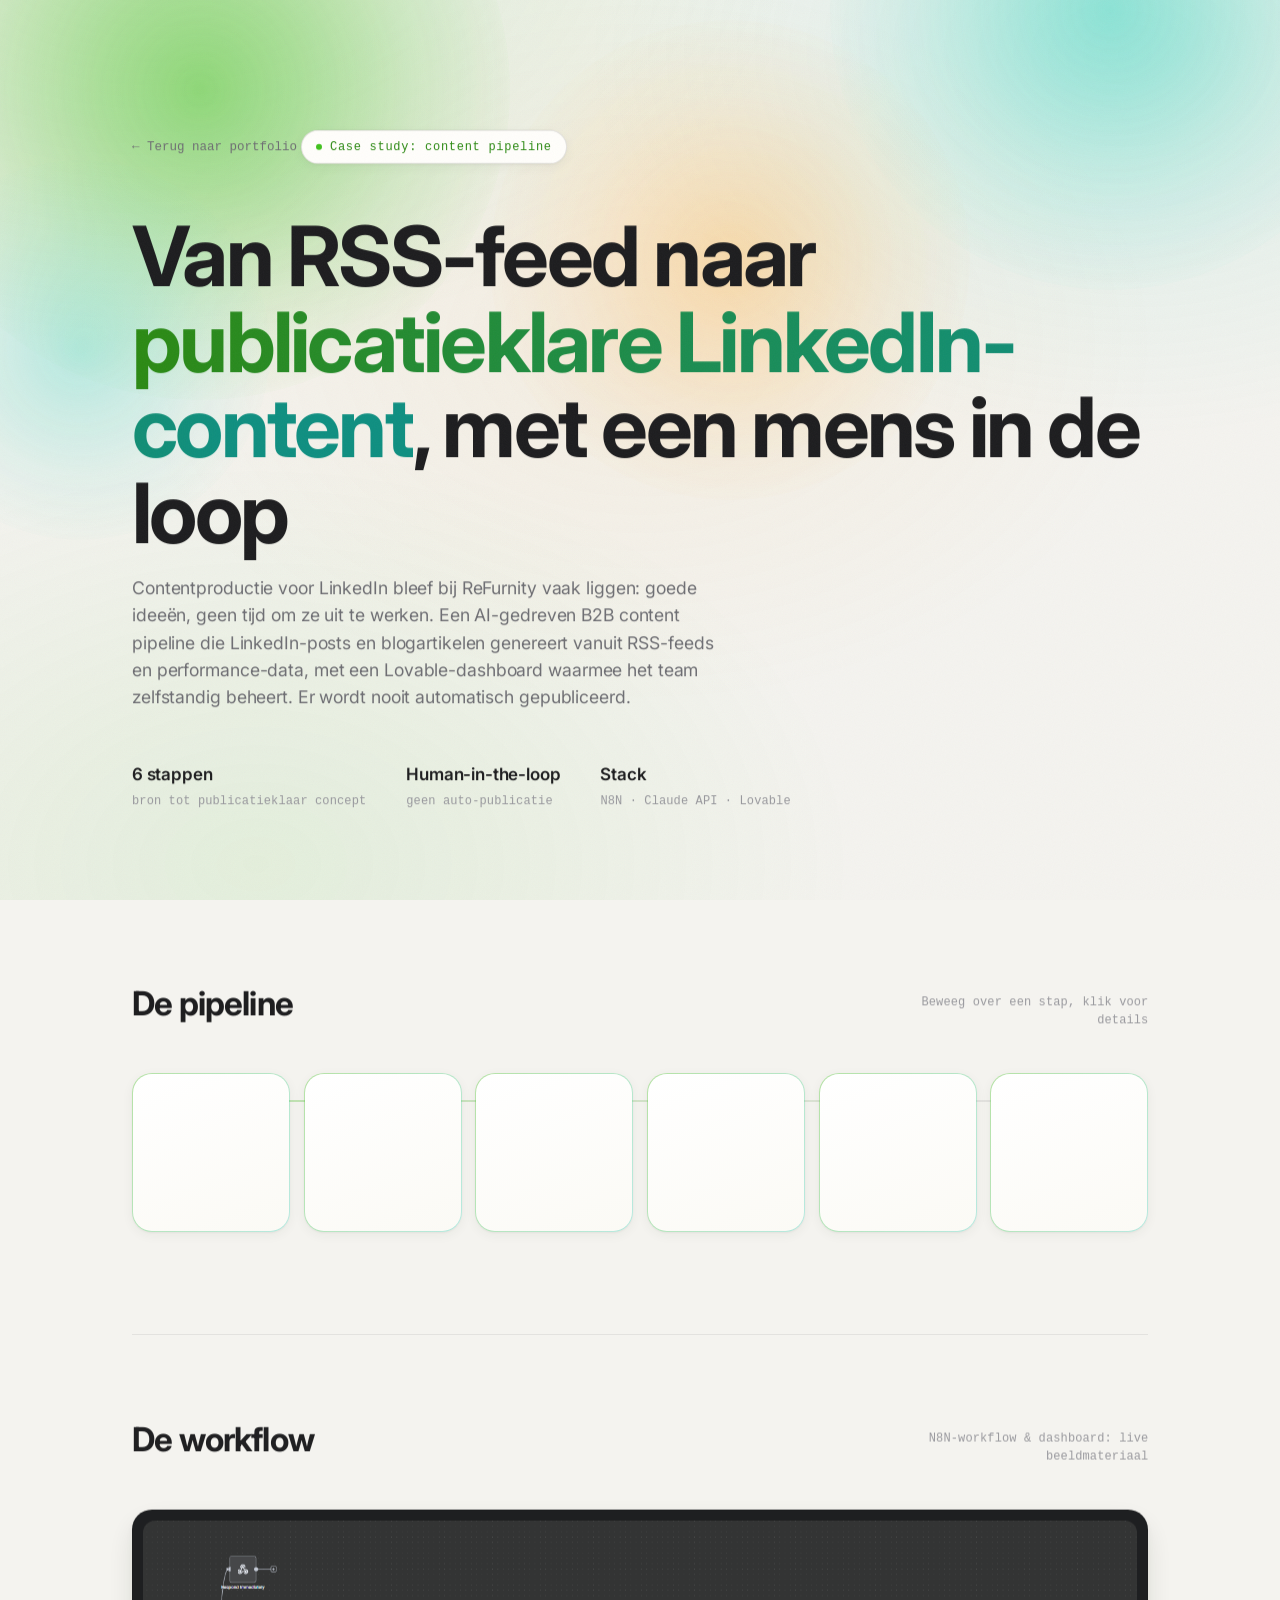
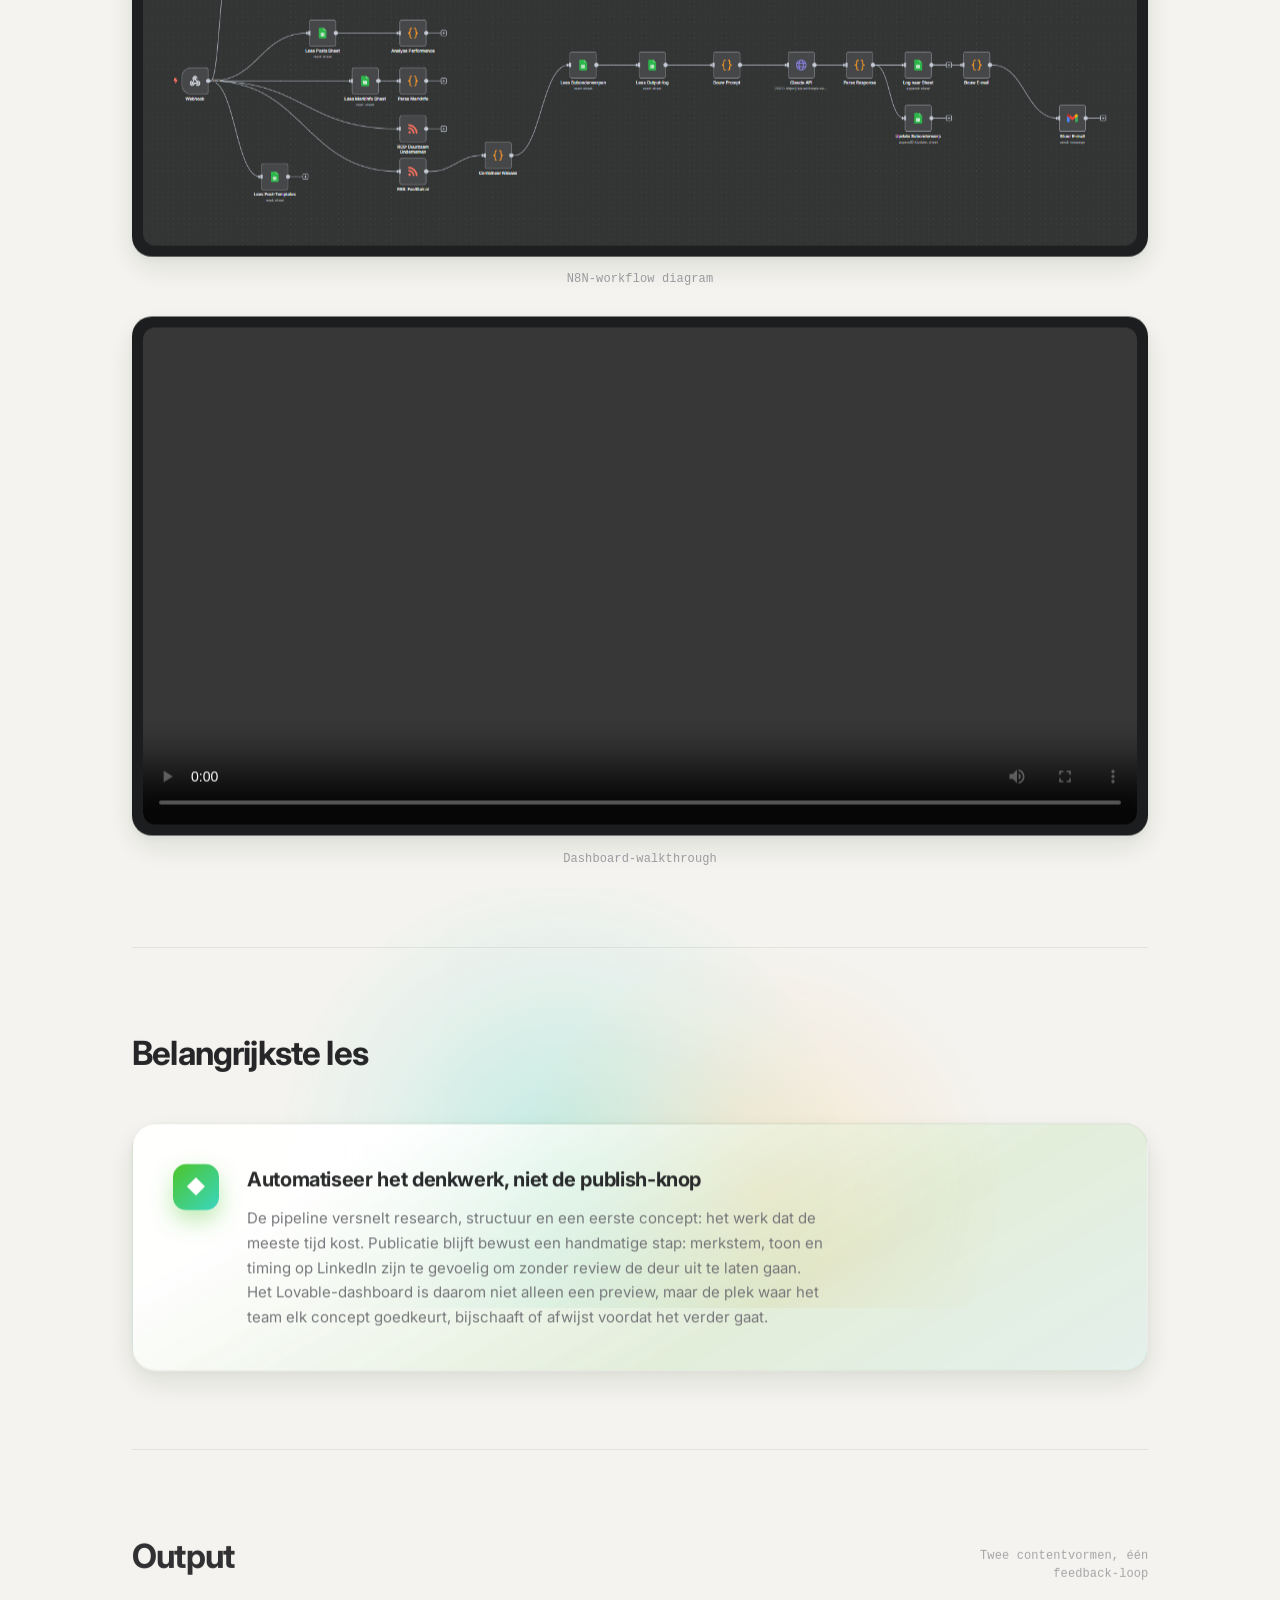
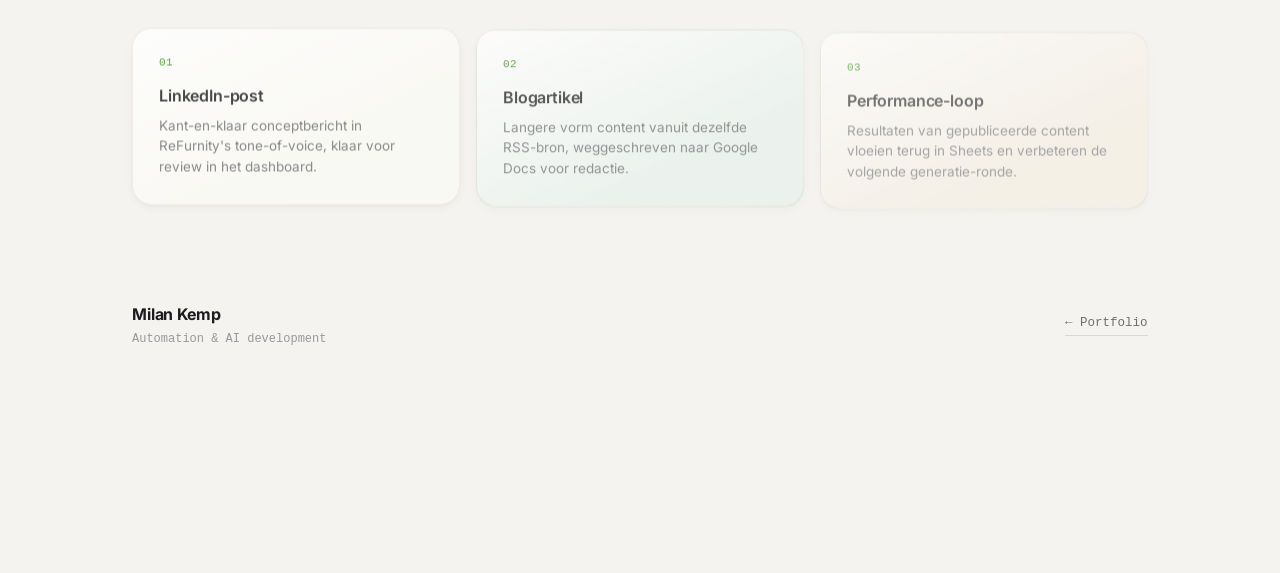
<file: projects/linkedin-content-pipeline.html>
<!DOCTYPE html>
<html lang="nl">
<head>
<meta charset="UTF-8">
<meta name="viewport" content="width=device-width, initial-scale=1.0">
<title>AI-gedreven LinkedIn Content Pipeline Case Study: Milan Kemp</title>
<meta name="description" content="Case study: een AI-gedreven B2B content pipeline die LinkedIn-content en blogartikelen genereert vanuit RSS-feeds en performance-data, met human-in-the-loop review.">
<link rel="icon" type="image/png" sizes="32x32" href="../assets/favicon-32x32.png">
<link rel="icon" type="image/png" sizes="16x16" href="../assets/favicon-16x16.png">
<link rel="apple-touch-icon" sizes="180x180" href="../assets/apple-touch-icon.png">
<meta property="og:title" content="AI-gedreven LinkedIn Content Pipeline Case Study: Milan Kemp">
<meta property="og:description" content="Case study: een AI-gedreven B2B content pipeline die LinkedIn-content en blogartikelen genereert vanuit RSS-feeds en performance-data, met human-in-the-loop review.">
<meta property="og:image" content="../assets/og-image.png">
<meta property="og:type" content="website">
<meta name="twitter:card" content="summary_large_image">
<meta name="theme-color" content="#f4f3ef">
<link rel="preconnect" href="https://fonts.googleapis.com">
<link rel="preconnect" href="https://fonts.gstatic.com" crossorigin>
<link href="https://fonts.googleapis.com/css2?family=Inter:wght@400;500;600;700;800&display=swap" rel="stylesheet">
<link rel="stylesheet" href="../css/styles.css">
</head>
<body>
<div class="grain"></div>

<div class="wrap">
  <div class="mesh"><div class="b1"></div><div class="b2"></div><div class="b3"></div><div class="b4"></div></div>

  <section class="hero">
    <a class="back-link reveal" href="../index.html">← Terug naar portfolio</a>
    <span class="eyebrow reveal">Case study: content pipeline</span>
    <h1 class="reveal">Van RSS-feed naar <em>publicatieklare LinkedIn-content</em>, met een mens in de loop</h1>
    <p class="hero-sub reveal">
      Contentproductie voor LinkedIn bleef bij ReFurnity vaak liggen: goede ideeën, geen
      tijd om ze uit te werken. Een AI-gedreven B2B content pipeline die LinkedIn-posts en
      blogartikelen genereert vanuit RSS-feeds en performance-data, met een
      Lovable-dashboard waarmee het team zelfstandig beheert. Er wordt nooit automatisch
      gepubliceerd.
    </p>
    <div class="hero-meta reveal">
      <div class="meta-item"><strong>6 stappen</strong>bron tot publicatieklaar concept</div>
      <div class="meta-item"><strong>Human-in-the-loop</strong>geen auto-publicatie</div>
      <div class="meta-item"><strong>Stack</strong>N8N · Claude API · Lovable</div>
    </div>
  </section>

  <section class="section">
    <div class="section-head">
      <div class="section-title observe">De pipeline</div>
      <div class="section-hint observe">Beweeg over een stap, klik voor details</div>
    </div>

    <div class="pipeline">
      <div class="pipeline-track"></div>
      <div class="flow-dot"></div>
      <div class="stages" id="stages"></div>
    </div>

    <div class="detail" id="detail">
      <div class="detail-inner" id="detail-inner">
        <div>
          <div class="detail-heading" id="detail-heading">Wat er gebeurt</div>
          <div class="detail-text" id="detail-text"></div>
        </div>
        <div>
          <div class="detail-heading" style="color:var(--text-faint)"><span style="background:var(--text-faint)"></span>Tech</div>
          <div class="badges" id="detail-badges"></div>
        </div>
      </div>
    </div>
  </section>

  <section class="section">
    <div class="section-head">
      <div class="section-title observe">De workflow</div>
      <div class="section-hint observe">N8N-workflow &amp; dashboard: live beeldmateriaal</div>
    </div>

    <div class="workflow-block">
      <div class="workflow-shot observe">
        <img src="../assets/n8n-workflow-linkedin-content.png" alt="Schermafbeelding van de N8N-workflow voor de LinkedIn content pipeline" loading="lazy">
      </div>
      <p class="workflow-caption observe">N8N-workflow diagram</p>
    </div>

    <div class="workflow-block">
      <div class="workflow-shot observe">
        <video controls preload="metadata" playsinline>
          <source src="../assets/linkedin-dashboard-demo.mp4" type="video/mp4">
        </video>
      </div>
      <p class="workflow-caption observe">Dashboard-walkthrough</p>
    </div>
  </section>

  <section class="section" style="position:relative;">
    <div class="mesh" style="top:-60px; opacity:0.45; width:900px; height:420px;"><div class="b2" style="right:auto; left:10%;"></div><div class="b3" style="left:auto; right:10%; top:60px;"></div></div>
    <div class="section-head"><div class="section-title observe">Belangrijkste les</div></div>
    <div class="lesson observe">
      <div class="lesson-icon">◆</div>
      <div>
        <h3>Automatiseer het denkwerk, niet de publish-knop</h3>
        <p>
          De pipeline versnelt research, structuur en een eerste concept: het werk dat de meeste
          tijd kost. Publicatie blijft bewust een handmatige stap: merkstem, toon en timing op
          LinkedIn zijn te gevoelig om zonder review de deur uit te laten gaan. Het
          Lovable-dashboard is daarom niet alleen een preview, maar de plek waar het team elk
          concept goedkeurt, bijschaaft of afwijst voordat het verder gaat.
        </p>
      </div>
    </div>
  </section>

  <section class="section" style="padding-bottom: 40px;">
    <div class="section-head">
      <div class="section-title observe">Output</div>
      <div class="section-hint observe">Twee contentvormen, één feedback-loop</div>
    </div>
    <div class="outputs">
      <div class="output-card lift-card observe">
        <span class="tag">01</span><h4>LinkedIn-post</h4>
        <p>Kant-en-klaar conceptbericht in ReFurnity's tone-of-voice, klaar voor review in het dashboard.</p>
      </div>
      <div class="output-card lift-card observe">
        <span class="tag">02</span><h4>Blogartikel</h4>
        <p>Langere vorm content vanuit dezelfde RSS-bron, weggeschreven naar Google Docs voor redactie.</p>
      </div>
      <div class="output-card lift-card observe">
        <span class="tag">03</span><h4>Performance-loop</h4>
        <p>Resultaten van gepubliceerde content vloeien terug in Sheets en verbeteren de volgende generatie-ronde.</p>
      </div>
    </div>
  </section>

  <footer>
    <div>
      <div class="footer-name">Milan Kemp</div>
      <div class="footer-role">Automation &amp; AI development</div>
    </div>
    <div class="footer-links">
      <a class="footer-link" href="../index.html">← Portfolio</a>
    </div>
  </footer>

</div>

<script src="../js/springs.js"></script>
<script src="../js/pipeline.js"></script>
<script>
document.addEventListener('DOMContentLoaded', () => {
  revealStagger([...document.querySelectorAll('.hero .reveal')], 80, 70);
  observeReveal('.observe');
  document.querySelectorAll('.footer-link, .back-link').forEach(el => attachPressFeedback(el));
  document.querySelectorAll('.lift-card').forEach(el => {
    attachMagneticTilt(el, { maxTilt: 6, lift: -2, hoverScale: 1.02, downScale: 0.985 });
  });

  const stagesData = [
    { title: "Monitoring", sub: "RSS-feeds", heading: "Input",
      text: "Een N8N-workflow houdt relevante RSS-feeds continu in de gaten en verzamelt nieuwe artikelen als bronmateriaal voor content.",
      badges: ["N8N", "RSS"] },
    { title: "Performance", sub: "Google Sheets", heading: "Context",
      text: "Bereik- en engagementcijfers van eerder gepubliceerde posts worden bijgehouden in Sheets en dienen als input: wat werkte al goed bij deze doelgroep?",
      badges: ["Google Sheets"] },
    { title: "AI-generatie", sub: "Claude API", heading: "Content-generatie",
      text: "Claude API combineert de RSS-input met performance-inzichten en schrijft LinkedIn-posts en blogartikelen in ReFurnity's tone-of-voice.",
      badges: ["Claude API"] },
    { title: "Review", sub: "Lovable dashboard", heading: "Human-in-the-loop",
      text: "Het team bekijkt elk gegenereerd concept in het Lovable-dashboard, bewerkt waar nodig en keurt goed: niets gaat door zonder menselijke controle.",
      badges: ["Lovable", "Human-in-the-loop"] },
    { title: "Opmaak", sub: "Google Docs", heading: "Redactie",
      text: "Goedgekeurde blogartikelen worden weggeschreven naar Google Docs, waar verdere redactie en opmaak plaatsvindt voor publicatie.",
      badges: ["Google Docs"] },
    { title: "Publicatie", sub: "Handmatig door team", heading: "Publiceren",
      text: "Na finale controle plaatst het team de content zelf op LinkedIn.",
      badges: ["Handmatige publicatie"] }
  ];

  initPipeline(stagesData, { openIndex: 0 });
});
</script>

</body>
</html>
</file>
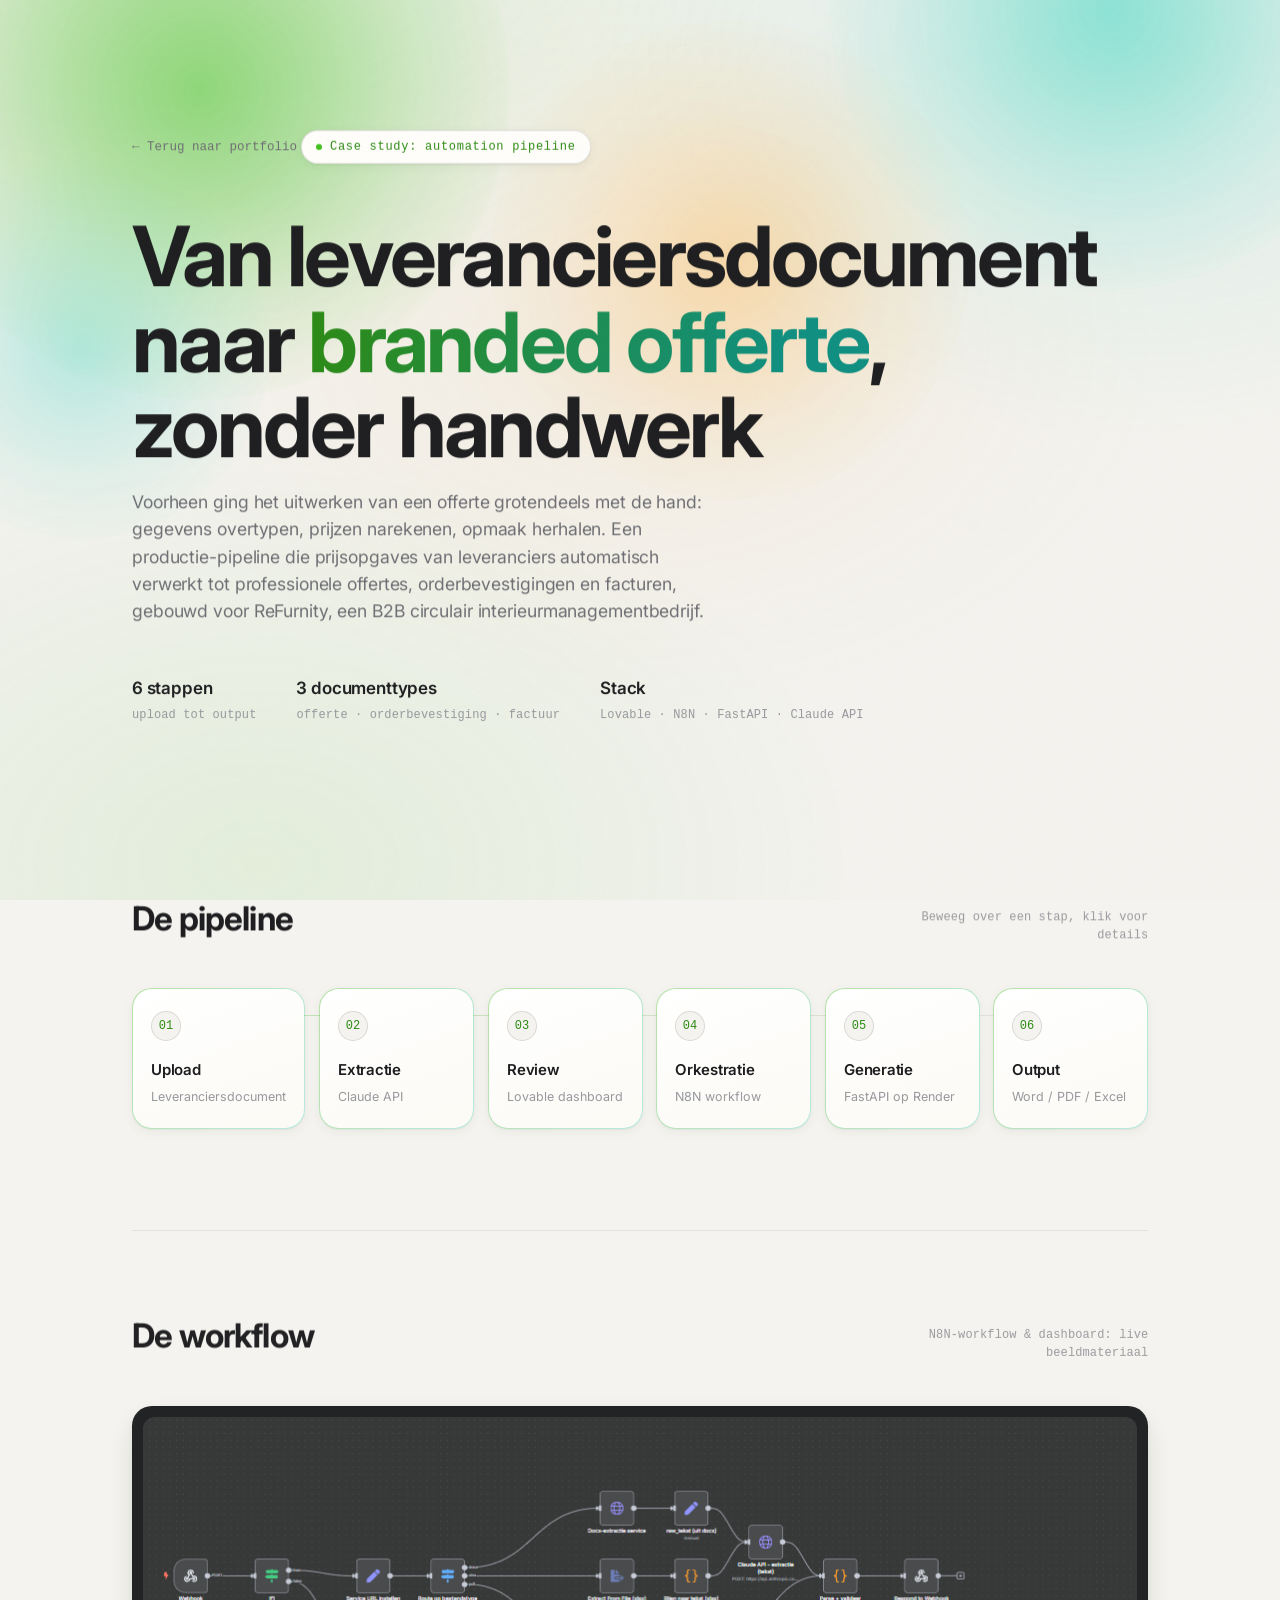
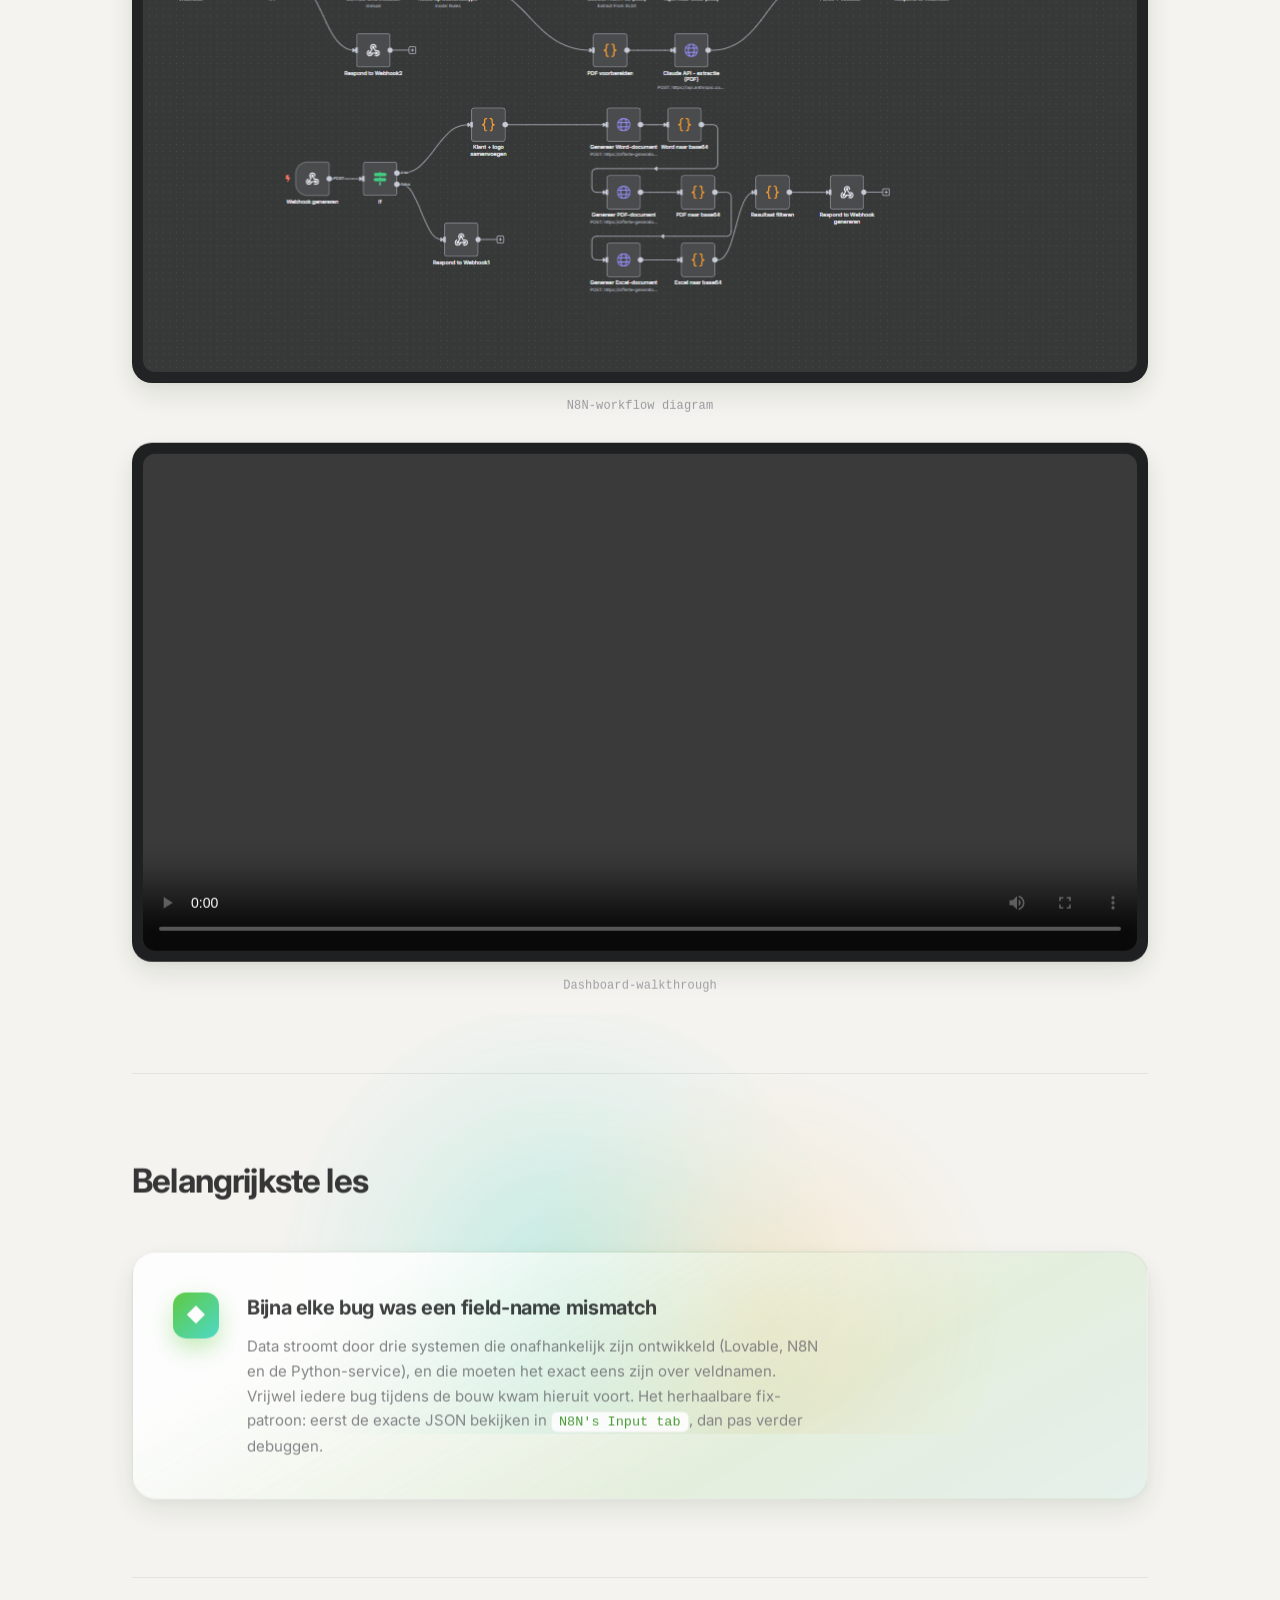
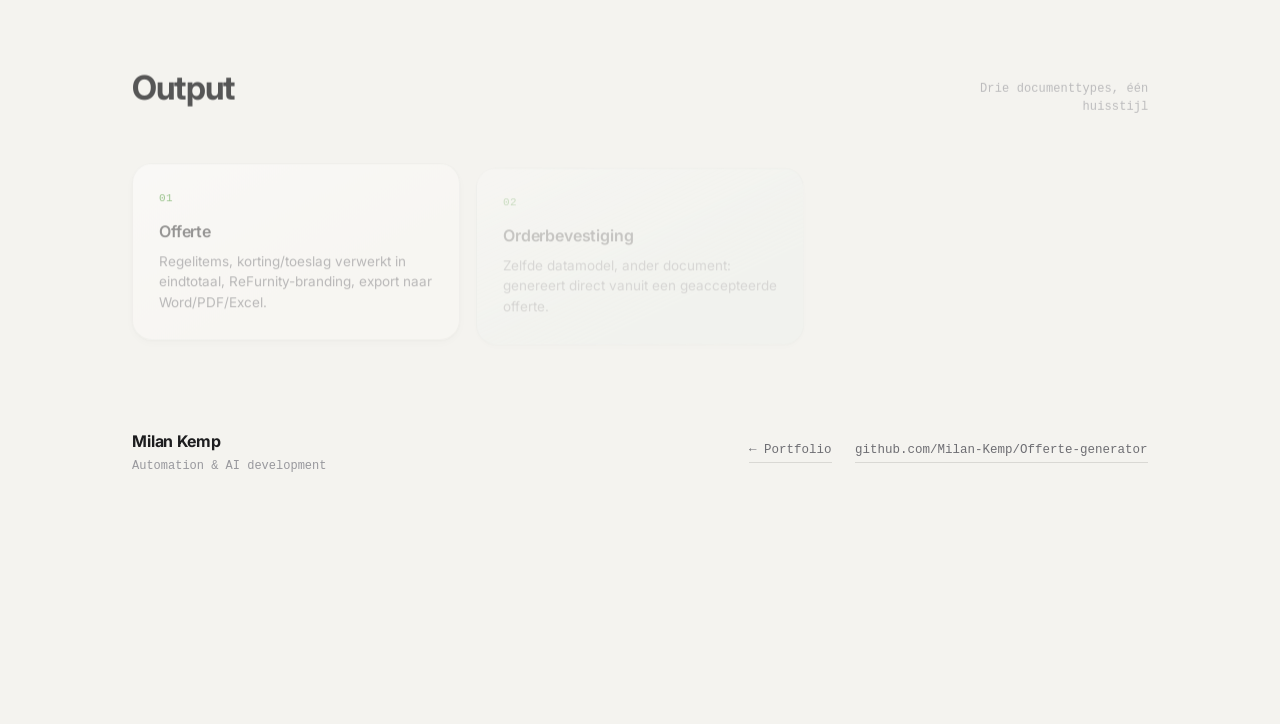
<file: projects/offerte-automation-pipeline.html>
<!DOCTYPE html>
<html lang="nl">
<head>
<meta charset="UTF-8">
<meta name="viewport" content="width=device-width, initial-scale=1.0">
<title>Offerte Automation Case Study: Milan Kemp</title>
<meta name="description" content="Case study: een productie-pipeline die leveranciersdocumenten automatisch omzet naar branded offertes, orderbevestigingen en facturen.">
<link rel="icon" type="image/png" sizes="32x32" href="../assets/favicon-32x32.png">
<link rel="icon" type="image/png" sizes="16x16" href="../assets/favicon-16x16.png">
<link rel="apple-touch-icon" sizes="180x180" href="../assets/apple-touch-icon.png">
<meta property="og:title" content="Offerte Automation Case Study: Milan Kemp">
<meta property="og:description" content="Case study: een productie-pipeline die leveranciersdocumenten automatisch omzet naar branded offertes, orderbevestigingen en facturen.">
<meta property="og:image" content="../assets/og-image.png">
<meta property="og:type" content="website">
<meta name="twitter:card" content="summary_large_image">
<meta name="theme-color" content="#f4f3ef">
<link rel="preconnect" href="https://fonts.googleapis.com">
<link rel="preconnect" href="https://fonts.gstatic.com" crossorigin>
<link href="https://fonts.googleapis.com/css2?family=Inter:wght@400;500;600;700;800&display=swap" rel="stylesheet">
<link rel="stylesheet" href="../css/styles.css">
</head>
<body>
<div class="grain"></div>

<div class="wrap">
  <div class="mesh"><div class="b1"></div><div class="b2"></div><div class="b3"></div><div class="b4"></div></div>

  <section class="hero">
    <a class="back-link reveal" href="../index.html">← Terug naar portfolio</a>
    <span class="eyebrow reveal">Case study: automation pipeline</span>
    <h1 class="reveal">Van leveranciers&shy;document naar <em>branded offerte</em>, zonder handwerk</h1>
    <p class="hero-sub reveal">
      Voorheen ging het uitwerken van een offerte grotendeels met de hand: gegevens
      overtypen, prijzen narekenen, opmaak herhalen. Een productie-pipeline die
      prijsopgaves van leveranciers automatisch verwerkt tot professionele offertes,
      orderbevestigingen en facturen, gebouwd voor ReFurnity, een B2B circulair
      interieurmanagementbedrijf.
    </p>
    <div class="hero-meta reveal">
      <div class="meta-item"><strong>6 stappen</strong>upload tot output</div>
      <div class="meta-item"><strong>3 documenttypes</strong>offerte · orderbevestiging · factuur</div>
      <div class="meta-item"><strong>Stack</strong>Lovable · N8N · FastAPI · Claude API</div>
    </div>
  </section>

  <section class="section">
    <div class="section-head">
      <div class="section-title observe">De pipeline</div>
      <div class="section-hint observe">Beweeg over een stap, klik voor details</div>
    </div>

    <div class="pipeline">
      <div class="pipeline-track"></div>
      <div class="flow-dot"></div>
      <div class="stages" id="stages"></div>
    </div>

    <div class="detail" id="detail">
      <div class="detail-inner" id="detail-inner">
        <div>
          <div class="detail-heading" id="detail-heading">Wat er gebeurt</div>
          <div class="detail-text" id="detail-text"></div>
        </div>
        <div>
          <div class="detail-heading" style="color:var(--text-faint)"><span style="background:var(--text-faint)"></span>Tech</div>
          <div class="badges" id="detail-badges"></div>
        </div>
      </div>
    </div>
  </section>

  <section class="section">
    <div class="section-head">
      <div class="section-title observe">De workflow</div>
      <div class="section-hint observe">N8N-workflow &amp; dashboard: live beeldmateriaal</div>
    </div>

    <div class="workflow-block">
      <div class="workflow-shot observe">
        <img src="../assets/n8n-workflow-offerte.png" alt="Schermafbeelding van de N8N-workflow voor de offerte automation pipeline" loading="lazy">
      </div>
      <p class="workflow-caption observe">N8N-workflow diagram</p>
    </div>

    <div class="workflow-block">
      <div class="workflow-shot observe">
        <video controls preload="metadata" playsinline>
          <source src="../assets/offerte-dashboard-demo.mp4" type="video/mp4">
        </video>
      </div>
      <p class="workflow-caption observe">Dashboard-walkthrough</p>
    </div>
  </section>

  <section class="section" style="position:relative;">
    <div class="mesh" style="top:-60px; opacity:0.45; width:900px; height:420px;"><div class="b2" style="right:auto; left:10%;"></div><div class="b3" style="left:auto; right:10%; top:60px;"></div></div>
    <div class="section-head"><div class="section-title observe">Belangrijkste les</div></div>
    <div class="lesson observe">
      <div class="lesson-icon">◆</div>
      <div>
        <h3>Bijna elke bug was een field-name mismatch</h3>
        <p>
          Data stroomt door drie systemen die onafhankelijk zijn ontwikkeld (Lovable, N8N en de
          Python-service), en die moeten het exact eens zijn over veldnamen. Vrijwel iedere bug
          tijdens de bouw kwam hieruit voort. Het herhaalbare fix-patroon: eerst de exacte JSON
          bekijken in <code>N8N's Input tab</code>, dan pas verder debuggen.
        </p>
      </div>
    </div>
  </section>

  <section class="section" style="padding-bottom: 40px;">
    <div class="section-head">
      <div class="section-title observe">Output</div>
      <div class="section-hint observe">Drie documenttypes, één huisstijl</div>
    </div>
    <div class="outputs">
      <div class="output-card lift-card observe">
        <span class="tag">01</span><h4>Offerte</h4>
        <p>Regelitems, korting/toeslag verwerkt in eindtotaal, ReFurnity-branding, export naar Word/PDF/Excel.</p>
      </div>
      <div class="output-card lift-card observe">
        <span class="tag">02</span><h4>Orderbevestiging</h4>
        <p>Zelfde datamodel, ander document: genereert direct vanuit een geaccepteerde offerte.</p>
      </div>
      <div class="output-card lift-card observe">
        <span class="tag">03</span><h4>Factuur</h4>
        <p>Sluit de flow af, met dezelfde velden en validatie als de eerdere twee documenten.</p>
      </div>
    </div>
  </section>

  <footer>
    <div>
      <div class="footer-name">Milan Kemp</div>
      <div class="footer-role">Automation &amp; AI development</div>
    </div>
    <div class="footer-links">
      <a class="footer-link" href="../index.html">← Portfolio</a>
      <a class="footer-link" href="https://github.com/Milan-Kemp/Offerte-generator" target="_blank" rel="noopener">github.com/Milan-Kemp/Offerte-generator</a>
    </div>
  </footer>

</div>

<script src="../js/springs.js"></script>
<script src="../js/pipeline.js"></script>
<script>
document.addEventListener('DOMContentLoaded', () => {
  revealStagger([...document.querySelectorAll('.hero .reveal')], 80, 70);
  observeReveal('.observe');
  document.querySelectorAll('.footer-link, .back-link').forEach(el => attachPressFeedback(el));
  document.querySelectorAll('.lift-card').forEach(el => {
    attachMagneticTilt(el, { maxTilt: 6, lift: -2, hoverScale: 1.02, downScale: 0.985 });
  });

  const stagesData = [
    { title: "Upload", sub: "Leveranciersdocument", heading: "Input",
      text: "Eén of meerdere leveranciersdocumenten (PDF, Word, Excel) worden geüpload. Foto's die bij het document horen worden genormaliseerd zodat ze consistent ogen in de output.",
      badges: ["Multi-file upload", "PIL image normalization"] },
    { title: "Extractie", sub: "Claude API", heading: "AI-extractie",
      text: "Claude API leest het brondocument en zet regelitems, prijzen en specificaties om naar gestructureerde data. Validators vangen edge cases op, zoals lege velden die anders de rest van de pipeline zouden breken.",
      badges: ["Claude API", "Pydantic validators"] },
    { title: "Review", sub: "Lovable dashboard", heading: "Bewerken",
      text: "De geëxtraheerde data is direct te controleren en aan te passen in een dashboard, inclusief korting- en toeslagpercentages per regel of over het totaal.",
      badges: ["Lovable", "Live editing"] },
    { title: "Orkestratie", sub: "N8N workflow", heading: "Workflow-engine",
      text: "Een lokale N8N-workflow verbindt alle stappen en stuurt data door naar de generatie-service, beveiligd met een API-key op de webhook.",
      badges: ["N8N", "Webhook + API-key", "ngrok tunnel"] },
    { title: "Generatie", sub: "FastAPI op Render", heading: "Documentgeneratie",
      text: "Claude Code bouwde een Python/FastAPI-microservice die de data omzet in het uiteindelijke document, met ReFurnity-huisstijl. Ik bepaalde de architectuur en API-contracten, Claude Code implementeerde de service.",
      badges: ["Python", "FastAPI", "Render", "Warmup ping"] },
    { title: "Output", sub: "Word / PDF / Excel", heading: "Archief",
      text: "Het eindresultaat wordt gegenereerd in het gewenste formaat en opgeslagen in een geschiedenis-overzicht, gegroepeerd per klant zodat eerdere offertes terug te vinden zijn.",
      badges: ["python-docx", "Geschiedenis-pagina"] }
  ];

  initPipeline(stagesData, { openIndex: 0 });
});
</script>

</body>
</html>
</file>
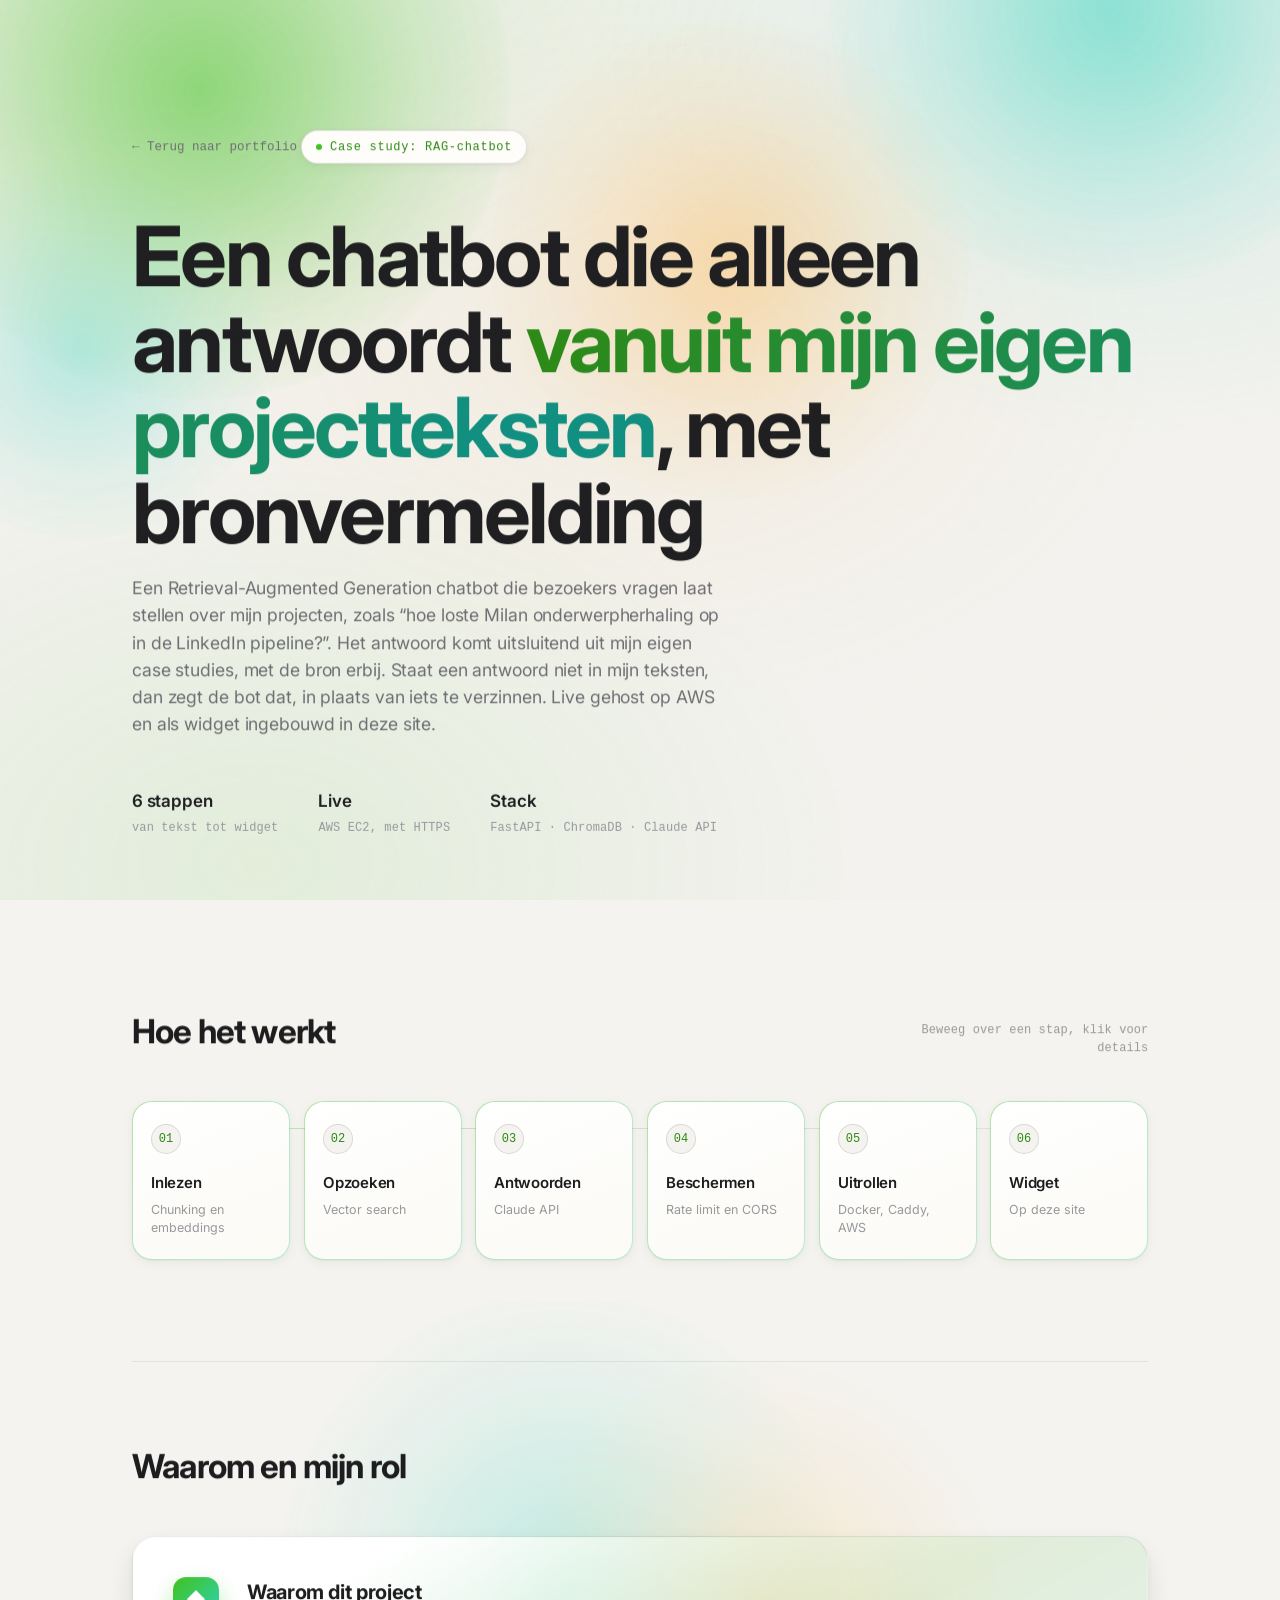
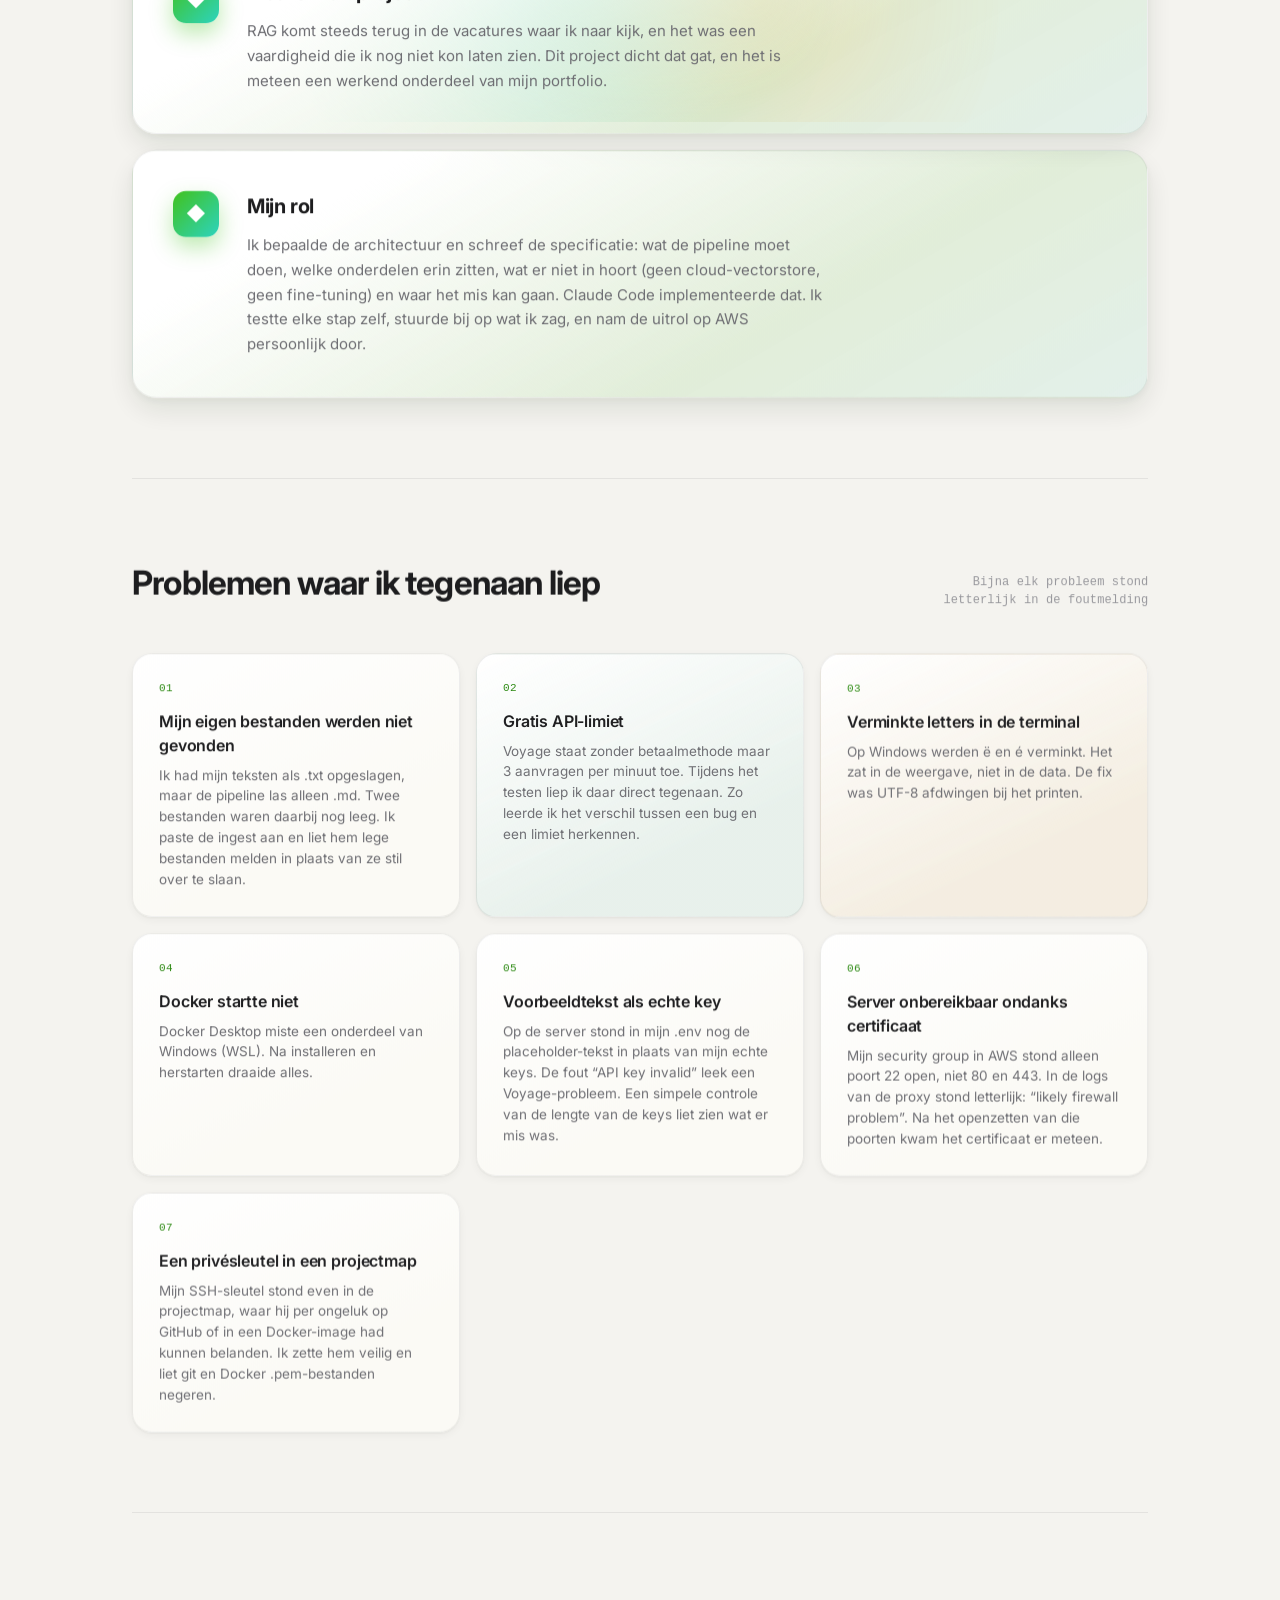
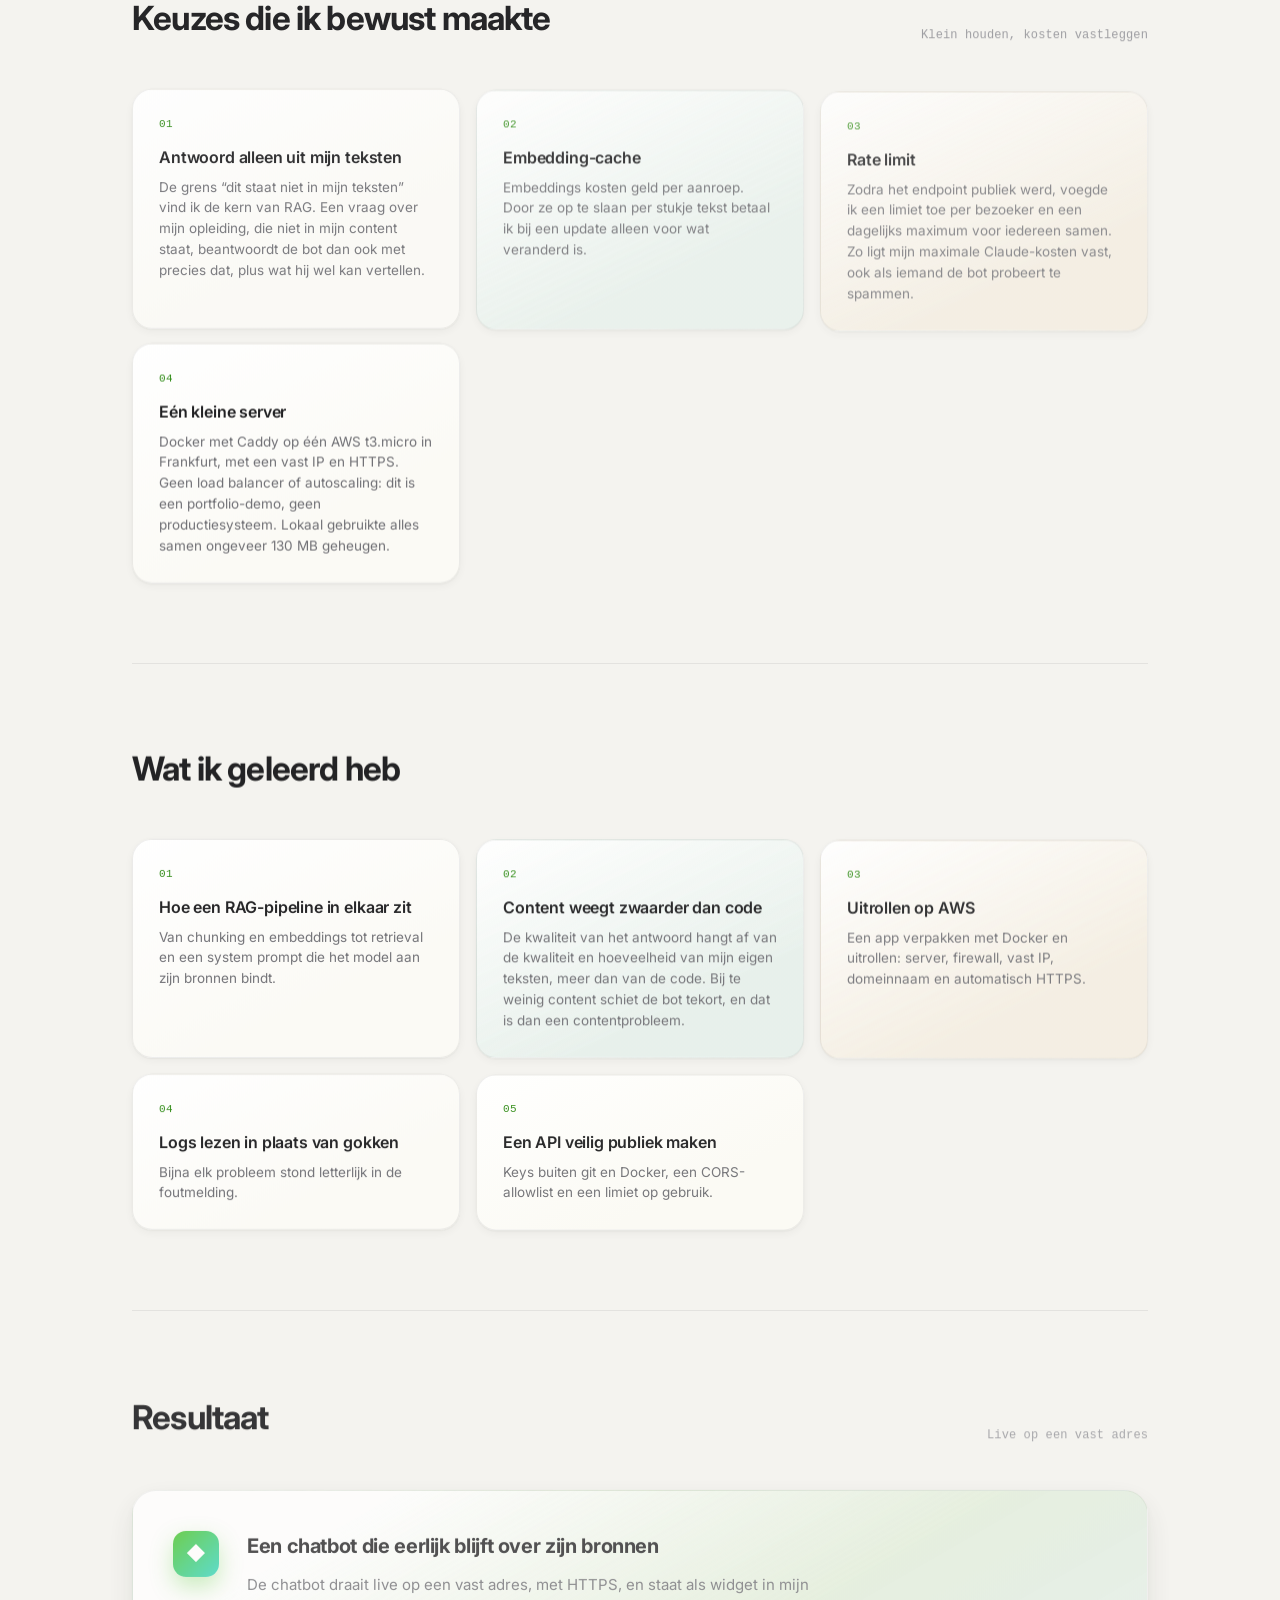
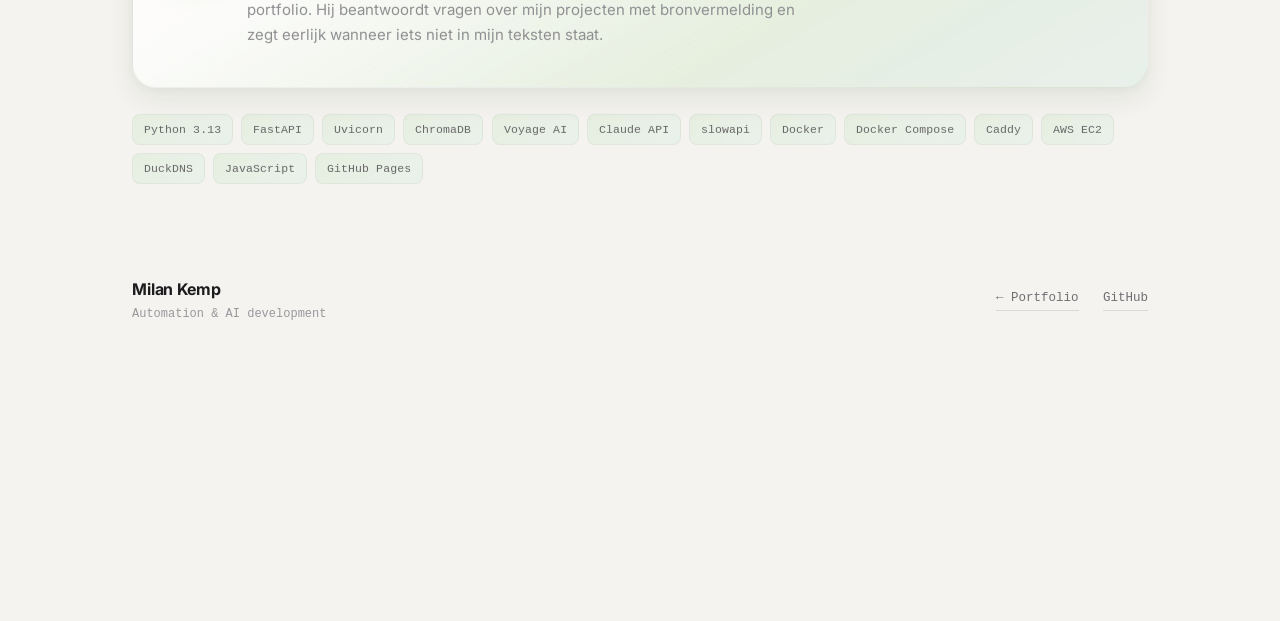
<file: projects/rag-chatbot.html>
<!DOCTYPE html>
<html lang="nl">
<head>
<meta charset="UTF-8">
<meta name="viewport" content="width=device-width, initial-scale=1.0">
<title>Portfolio RAG Chatbot Case Study: Milan Kemp</title>
<meta name="description" content="Case study: een RAG-chatbot die vragen over mijn projecten beantwoordt, uitsluitend op basis van mijn eigen projectteksten, met bronvermelding. Live gehost op AWS en als widget ingebouwd in deze site.">
<link rel="icon" type="image/png" sizes="32x32" href="../assets/favicon-32x32.png">
<link rel="icon" type="image/png" sizes="16x16" href="../assets/favicon-16x16.png">
<link rel="apple-touch-icon" sizes="180x180" href="../assets/apple-touch-icon.png">
<meta property="og:title" content="Portfolio RAG Chatbot Case Study: Milan Kemp">
<meta property="og:description" content="Case study: een RAG-chatbot die vragen over mijn projecten beantwoordt, uitsluitend op basis van mijn eigen projectteksten, met bronvermelding. Live gehost op AWS en als widget ingebouwd in deze site.">
<meta property="og:image" content="../assets/og-image.png">
<meta property="og:type" content="website">
<meta name="twitter:card" content="summary_large_image">
<meta name="theme-color" content="#f4f3ef">
<link rel="preconnect" href="https://fonts.googleapis.com">
<link rel="preconnect" href="https://fonts.gstatic.com" crossorigin>
<link href="https://fonts.googleapis.com/css2?family=Inter:wght@400;500;600;700;800&display=swap" rel="stylesheet">
<link rel="stylesheet" href="../css/styles.css">
</head>
<body>
<div class="grain"></div>

<div class="wrap">
  <div class="mesh"><div class="b1"></div><div class="b2"></div><div class="b3"></div><div class="b4"></div></div>

  <section class="hero">
    <a class="back-link reveal" href="../index.html">← Terug naar portfolio</a>
    <span class="eyebrow reveal">Case study: RAG-chatbot</span>
    <h1 class="reveal">Een chatbot die alleen antwoordt <em>vanuit mijn eigen projectteksten</em>, met bronvermelding</h1>
    <p class="hero-sub reveal">
      Een Retrieval-Augmented Generation chatbot die bezoekers vragen laat stellen over mijn
      projecten, zoals “hoe loste Milan onderwerpherhaling op in de LinkedIn pipeline?”. Het
      antwoord komt uitsluitend uit mijn eigen case studies, met de bron erbij. Staat een
      antwoord niet in mijn teksten, dan zegt de bot dat, in plaats van iets te verzinnen.
      Live gehost op AWS en als widget ingebouwd in deze site.
    </p>
    <div class="hero-meta reveal">
      <div class="meta-item"><strong>6 stappen</strong>van tekst tot widget</div>
      <div class="meta-item"><strong>Live</strong>AWS EC2, met HTTPS</div>
      <div class="meta-item"><strong>Stack</strong>FastAPI · ChromaDB · Claude API</div>
    </div>
  </section>

  <section class="section">
    <div class="section-head">
      <div class="section-title observe">Hoe het werkt</div>
      <div class="section-hint observe">Beweeg over een stap, klik voor details</div>
    </div>

    <div class="pipeline">
      <div class="pipeline-track"></div>
      <div class="flow-dot"></div>
      <div class="stages" id="stages"></div>
    </div>

    <div class="detail" id="detail">
      <div class="detail-inner" id="detail-inner">
        <div>
          <div class="detail-heading" id="detail-heading">Wat er gebeurt</div>
          <div class="detail-text" id="detail-text"></div>
        </div>
        <div>
          <div class="detail-heading" style="color:var(--text-faint)"><span style="background:var(--text-faint)"></span>Tech</div>
          <div class="badges" id="detail-badges"></div>
        </div>
      </div>
    </div>
  </section>

  <section class="section" style="position:relative;">
    <div class="mesh" style="top:-60px; opacity:0.45; width:900px; height:420px;"><div class="b2" style="right:auto; left:10%;"></div><div class="b3" style="left:auto; right:10%; top:60px;"></div></div>
    <div class="section-head"><div class="section-title observe">Waarom en mijn rol</div></div>
    <div class="lesson observe">
      <div class="lesson-icon">◆</div>
      <div>
        <h3>Waarom dit project</h3>
        <p>
          RAG komt steeds terug in de vacatures waar ik naar kijk, en het was een vaardigheid
          die ik nog niet kon laten zien. Dit project dicht dat gat, en het is meteen een
          werkend onderdeel van mijn portfolio.
        </p>
      </div>
    </div>
    <div class="lesson observe" style="margin-top:16px;">
      <div class="lesson-icon">◆</div>
      <div>
        <h3>Mijn rol</h3>
        <p>
          Ik bepaalde de architectuur en schreef de specificatie: wat de pipeline moet doen,
          welke onderdelen erin zitten, wat er niet in hoort (geen cloud-vectorstore, geen
          fine-tuning) en waar het mis kan gaan. Claude Code implementeerde dat. Ik testte
          elke stap zelf, stuurde bij op wat ik zag, en nam de uitrol op AWS persoonlijk door.
        </p>
      </div>
    </div>
  </section>

  <section class="section">
    <div class="section-head">
      <div class="section-title observe">Problemen waar ik tegenaan liep</div>
      <div class="section-hint observe">Bijna elk probleem stond letterlijk in de foutmelding</div>
    </div>
    <div class="outputs">
      <div class="output-card lift-card observe">
        <span class="tag">01</span><h4>Mijn eigen bestanden werden niet gevonden</h4>
        <p>Ik had mijn teksten als .txt opgeslagen, maar de pipeline las alleen .md. Twee bestanden waren daarbij nog leeg. Ik paste de ingest aan en liet hem lege bestanden melden in plaats van ze stil over te slaan.</p>
      </div>
      <div class="output-card lift-card observe">
        <span class="tag">02</span><h4>Gratis API-limiet</h4>
        <p>Voyage staat zonder betaalmethode maar 3 aanvragen per minuut toe. Tijdens het testen liep ik daar direct tegenaan. Zo leerde ik het verschil tussen een bug en een limiet herkennen.</p>
      </div>
      <div class="output-card lift-card observe">
        <span class="tag">03</span><h4>Verminkte letters in de terminal</h4>
        <p>Op Windows werden ë en é verminkt. Het zat in de weergave, niet in de data. De fix was UTF-8 afdwingen bij het printen.</p>
      </div>
      <div class="output-card lift-card observe">
        <span class="tag">04</span><h4>Docker startte niet</h4>
        <p>Docker Desktop miste een onderdeel van Windows (WSL). Na installeren en herstarten draaide alles.</p>
      </div>
      <div class="output-card lift-card observe">
        <span class="tag">05</span><h4>Voorbeeldtekst als echte key</h4>
        <p>Op de server stond in mijn .env nog de placeholder-tekst in plaats van mijn echte keys. De fout “API key invalid” leek een Voyage-probleem. Een simpele controle van de lengte van de keys liet zien wat er mis was.</p>
      </div>
      <div class="output-card lift-card observe">
        <span class="tag">06</span><h4>Server onbereikbaar ondanks certificaat</h4>
        <p>Mijn security group in AWS stond alleen poort 22 open, niet 80 en 443. In de logs van de proxy stond letterlijk: “likely firewall problem”. Na het openzetten van die poorten kwam het certificaat er meteen.</p>
      </div>
      <div class="output-card lift-card observe">
        <span class="tag">07</span><h4>Een privésleutel in een projectmap</h4>
        <p>Mijn SSH-sleutel stond even in de projectmap, waar hij per ongeluk op GitHub of in een Docker-image had kunnen belanden. Ik zette hem veilig en liet git en Docker .pem-bestanden negeren.</p>
      </div>
    </div>
  </section>

  <section class="section">
    <div class="section-head">
      <div class="section-title observe">Keuzes die ik bewust maakte</div>
      <div class="section-hint observe">Klein houden, kosten vastleggen</div>
    </div>
    <div class="outputs">
      <div class="output-card lift-card observe">
        <span class="tag">01</span><h4>Antwoord alleen uit mijn teksten</h4>
        <p>De grens “dit staat niet in mijn teksten” vind ik de kern van RAG. Een vraag over mijn opleiding, die niet in mijn content staat, beantwoordt de bot dan ook met precies dat, plus wat hij wel kan vertellen.</p>
      </div>
      <div class="output-card lift-card observe">
        <span class="tag">02</span><h4>Embedding-cache</h4>
        <p>Embeddings kosten geld per aanroep. Door ze op te slaan per stukje tekst betaal ik bij een update alleen voor wat veranderd is.</p>
      </div>
      <div class="output-card lift-card observe">
        <span class="tag">03</span><h4>Rate limit</h4>
        <p>Zodra het endpoint publiek werd, voegde ik een limiet toe per bezoeker en een dagelijks maximum voor iedereen samen. Zo ligt mijn maximale Claude-kosten vast, ook als iemand de bot probeert te spammen.</p>
      </div>
      <div class="output-card lift-card observe">
        <span class="tag">04</span><h4>Eén kleine server</h4>
        <p>Docker met Caddy op één AWS t3.micro in Frankfurt, met een vast IP en HTTPS. Geen load balancer of autoscaling: dit is een portfolio-demo, geen productiesysteem. Lokaal gebruikte alles samen ongeveer 130 MB geheugen.</p>
      </div>
    </div>
  </section>

  <section class="section">
    <div class="section-head">
      <div class="section-title observe">Wat ik geleerd heb</div>
    </div>
    <div class="outputs">
      <div class="output-card lift-card observe">
        <span class="tag">01</span><h4>Hoe een RAG-pipeline in elkaar zit</h4>
        <p>Van chunking en embeddings tot retrieval en een system prompt die het model aan zijn bronnen bindt.</p>
      </div>
      <div class="output-card lift-card observe">
        <span class="tag">02</span><h4>Content weegt zwaarder dan code</h4>
        <p>De kwaliteit van het antwoord hangt af van de kwaliteit en hoeveelheid van mijn eigen teksten, meer dan van de code. Bij te weinig content schiet de bot tekort, en dat is dan een contentprobleem.</p>
      </div>
      <div class="output-card lift-card observe">
        <span class="tag">03</span><h4>Uitrollen op AWS</h4>
        <p>Een app verpakken met Docker en uitrollen: server, firewall, vast IP, domeinnaam en automatisch HTTPS.</p>
      </div>
      <div class="output-card lift-card observe">
        <span class="tag">04</span><h4>Logs lezen in plaats van gokken</h4>
        <p>Bijna elk probleem stond letterlijk in de foutmelding.</p>
      </div>
      <div class="output-card lift-card observe">
        <span class="tag">05</span><h4>Een API veilig publiek maken</h4>
        <p>Keys buiten git en Docker, een CORS-allowlist en een limiet op gebruik.</p>
      </div>
    </div>
  </section>

  <section class="section" style="padding-bottom: 40px;">
    <div class="section-head">
      <div class="section-title observe">Resultaat</div>
      <div class="section-hint observe">Live op een vast adres</div>
    </div>
    <div class="lesson observe">
      <div class="lesson-icon">◆</div>
      <div>
        <h3>Een chatbot die eerlijk blijft over zijn bronnen</h3>
        <p>
          De chatbot draait live op een vast adres, met HTTPS, en staat als widget in mijn
          portfolio. Hij beantwoordt vragen over mijn projecten met bronvermelding en zegt
          eerlijk wanneer iets niet in mijn teksten staat.
        </p>
      </div>
    </div>
    <div class="badges observe" style="margin-top:24px;">
      <span class="badge">Python 3.13</span>
      <span class="badge">FastAPI</span>
      <span class="badge">Uvicorn</span>
      <span class="badge">ChromaDB</span>
      <span class="badge">Voyage AI</span>
      <span class="badge">Claude API</span>
      <span class="badge">slowapi</span>
      <span class="badge">Docker</span>
      <span class="badge">Docker Compose</span>
      <span class="badge">Caddy</span>
      <span class="badge">AWS EC2</span>
      <span class="badge">DuckDNS</span>
      <span class="badge">JavaScript</span>
      <span class="badge">GitHub Pages</span>
    </div>
  </section>

  <footer>
    <div>
      <div class="footer-name">Milan Kemp</div>
      <div class="footer-role">Automation &amp; AI development</div>
    </div>
    <div class="footer-links">
      <a class="footer-link" href="../index.html">← Portfolio</a>
      <a class="footer-link" href="https://github.com/Milan-Kemp/portfolio-rag-chatbot" target="_blank" rel="noopener">GitHub</a>
    </div>
  </footer>

</div>

<script src="../js/springs.js"></script>
<script src="../js/pipeline.js"></script>
<script>
document.addEventListener('DOMContentLoaded', () => {
  revealStagger([...document.querySelectorAll('.hero .reveal')], 80, 70);
  observeReveal('.observe');
  document.querySelectorAll('.footer-link, .back-link').forEach(el => attachPressFeedback(el));
  document.querySelectorAll('.badge').forEach(el => attachBadgePop(el));
  document.querySelectorAll('.lift-card').forEach(el => {
    attachMagneticTilt(el, { maxTilt: 6, lift: -2, hoverScale: 1.02, downScale: 0.985 });
  });

  const stagesData = [
    { title: "Inlezen", sub: "Chunking en embeddings", heading: "Teksten klaarmaken",
      text: "Mijn teksten worden op de kopjes in stukken van ongeveer 400 tokens geknipt, zodat elk stuk over één onderwerp gaat. Voyage AI zet elk stuk om in een embedding, die per stuk wordt opgeslagen: bij een update betaal ik alleen voor wat veranderd is. Lege bestanden worden gemeld in plaats van stil overgeslagen.",
      badges: ["Python", "Voyage AI", "ChromaDB"] },
    { title: "Opzoeken", sub: "Vector search", heading: "Het juiste stuk vinden",
      text: "De vraag van de bezoeker wordt omgezet in een vector en vergeleken met de stukken in een lokale, persistente ChromaDB. De vier meest relevante gaan door.",
      badges: ["ChromaDB", "Voyage AI"] },
    { title: "Antwoorden", sub: "Claude API", heading: "Alleen uit mijn teksten",
      text: "Claude krijgt alleen die vier stukken en de opdracht om daar uitsluitend op te antwoorden en de bron te noemen. Staat het antwoord niet in mijn teksten, dan zegt de bot dat, in plaats van iets te verzinnen.",
      badges: ["Claude API"] },
    { title: "Beschermen", sub: "Rate limit en CORS", heading: "Kosten en toegang vastleggen",
      text: "Zodra het endpoint publiek werd, kwam er een limiet per bezoeker en een dagelijks maximum voor iedereen samen, zodat mijn maximale Claude-kosten vastliggen. Daarnaast een CORS-allowlist, en keys die buiten git en Docker blijven.",
      badges: ["FastAPI", "slowapi"] },
    { title: "Uitrollen", sub: "Docker, Caddy, AWS", heading: "Eén kleine server",
      text: "Docker Compose met Caddy als reverse proxy op één AWS t3.micro in Frankfurt, met een vast IP, een DuckDNS-domein en automatisch HTTPS. Bewust geen load balancer of autoscaling: dit is een portfolio-demo, geen productiesysteem.",
      badges: ["Docker", "Caddy", "AWS EC2", "DuckDNS"] },
    { title: "Widget", sub: "Op deze site", heading: "Vragen stellen",
      text: "Een widget in vanilla JavaScript, zonder dependencies, staat rechtsonder op deze site. Hij stuurt de vraag naar de API, toont een laadindicator en daarna het antwoord met bronvermelding, en meldt het netjes bij te veel vragen.",
      badges: ["JavaScript", "GitHub Pages"] }
  ];

  initPipeline(stagesData, { openIndex: 0 });
});
</script>

</body>
</html>
</file>
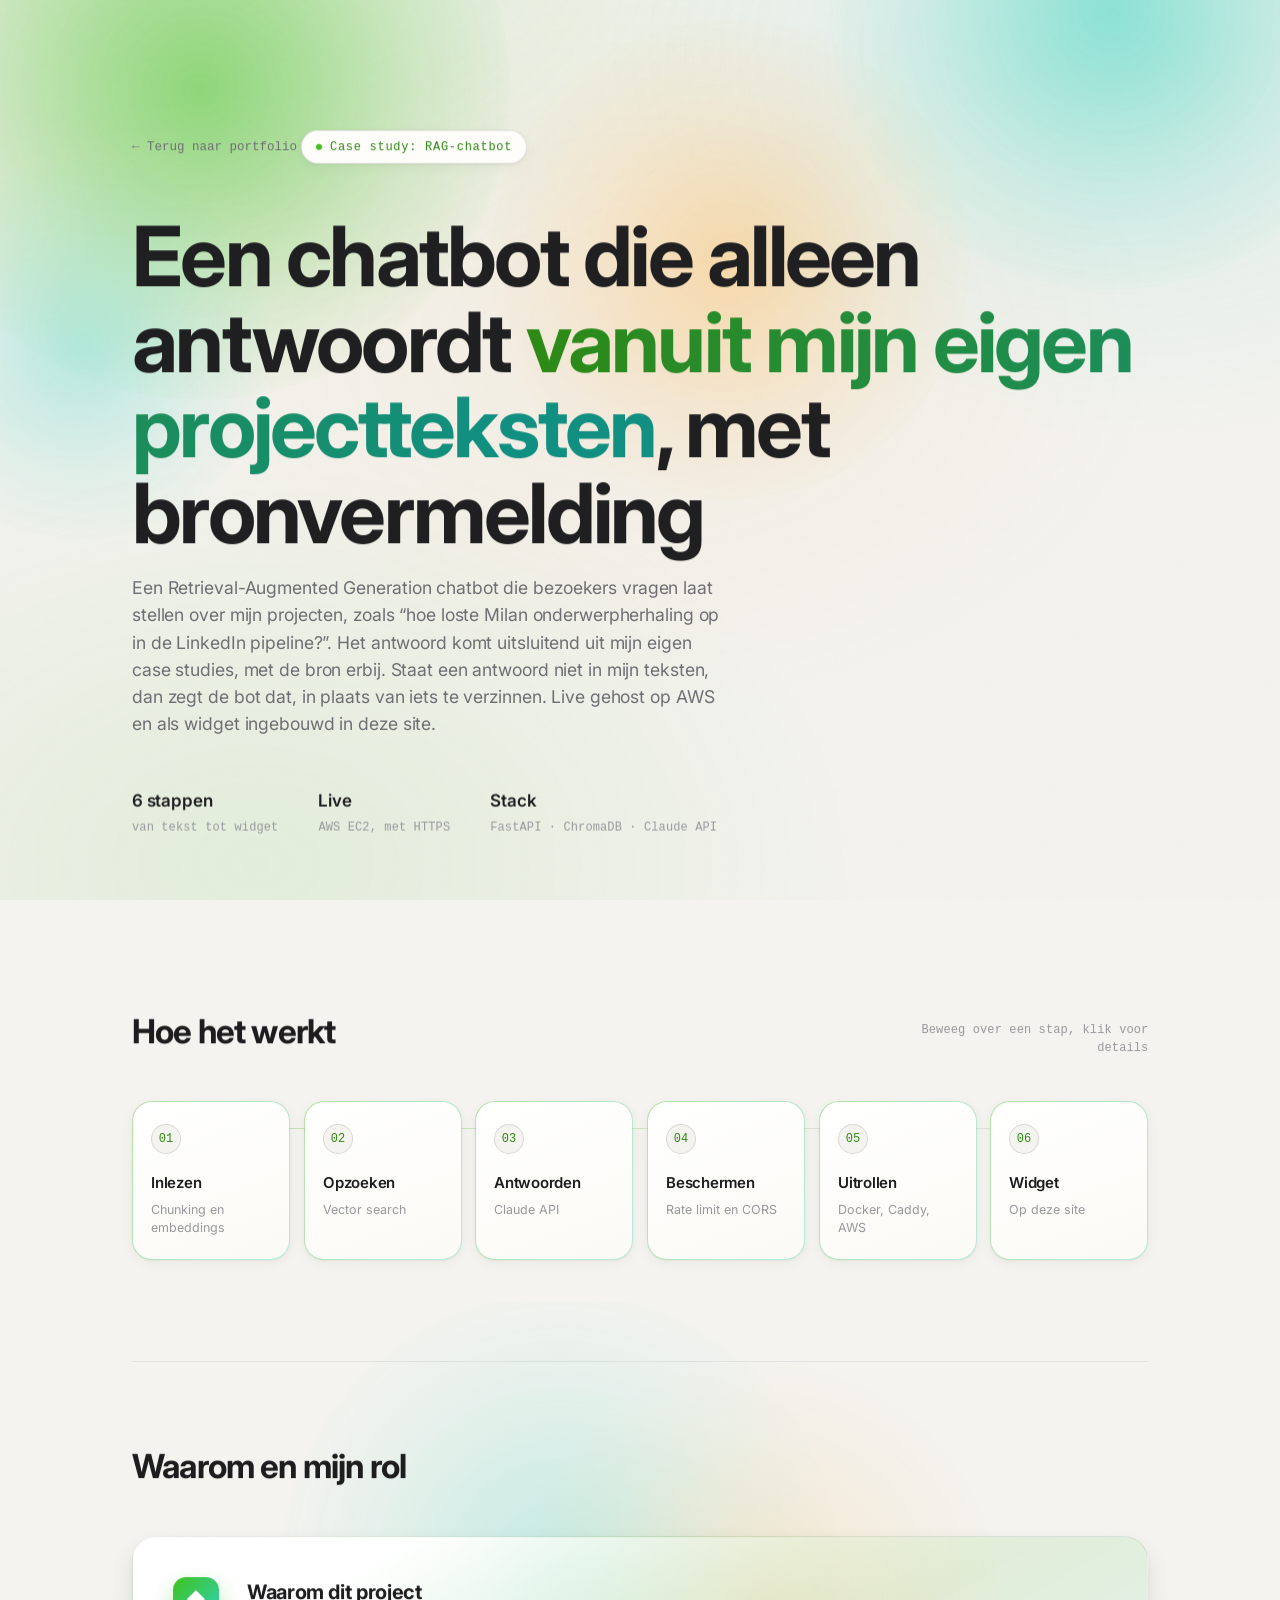
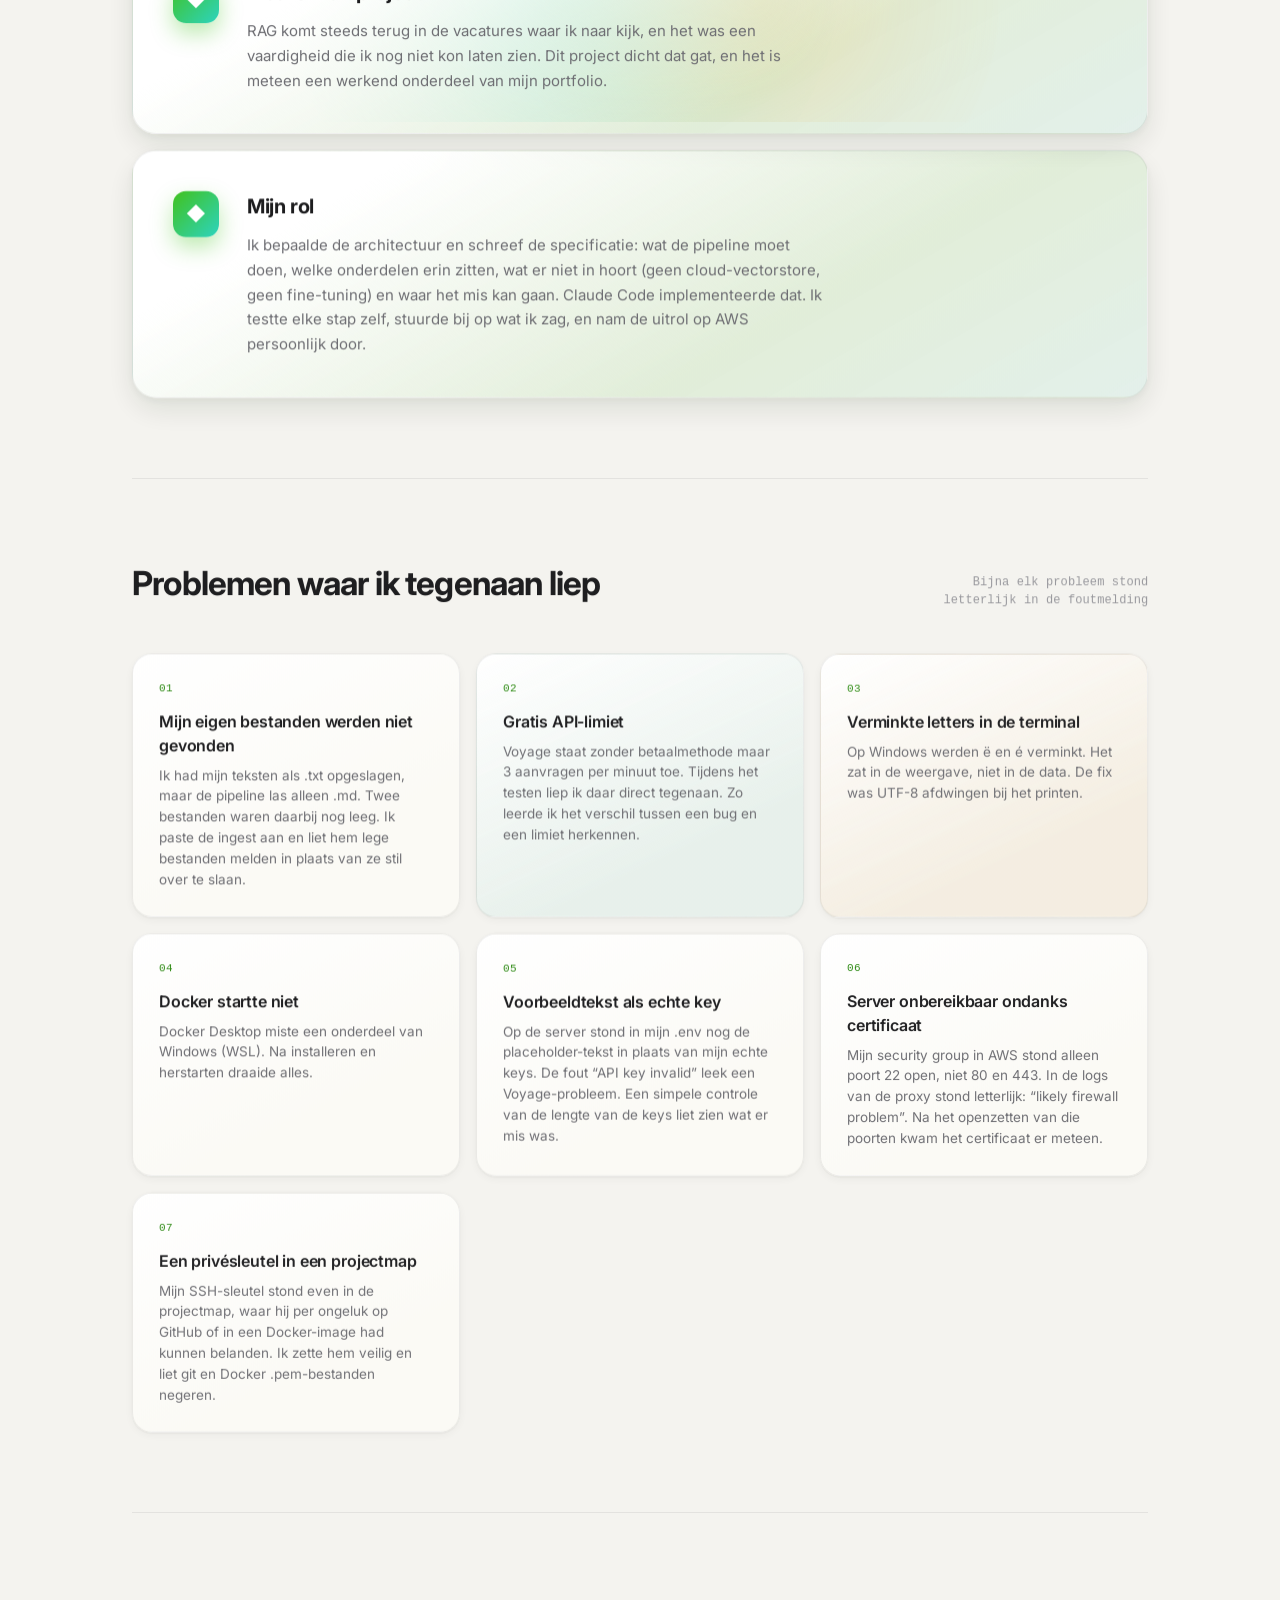
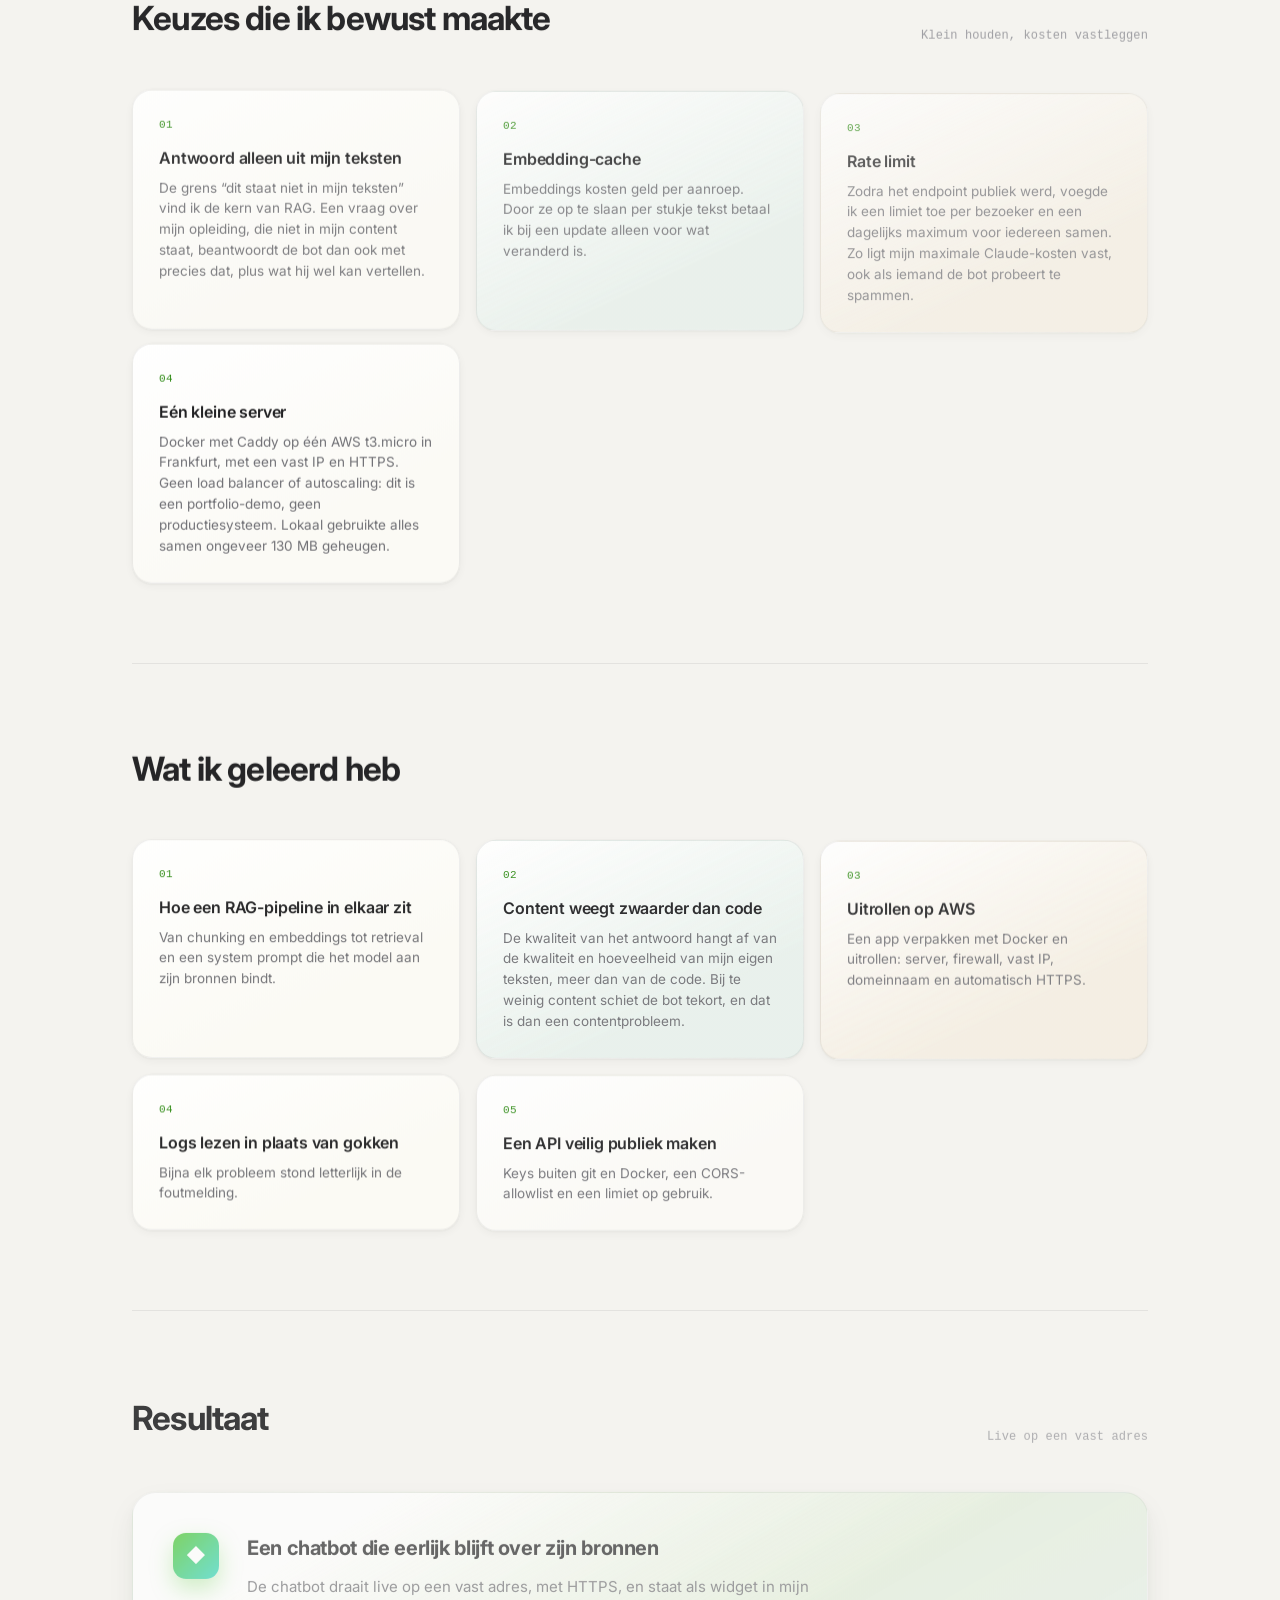
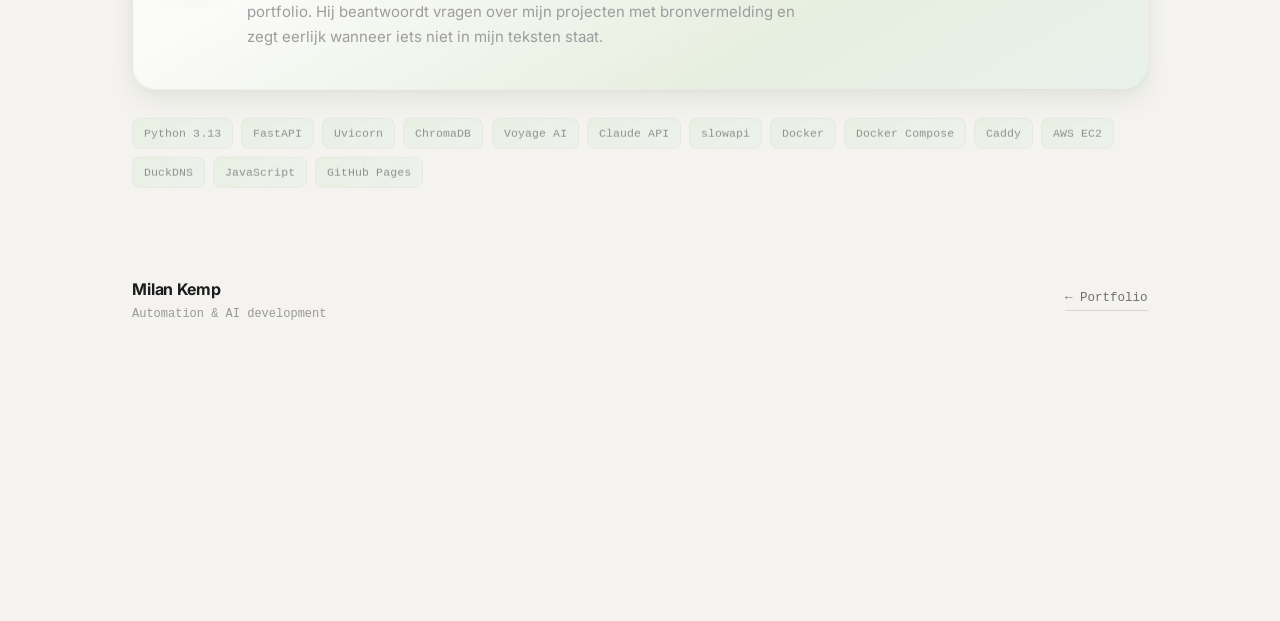
<file: projects/vraag-het-milan.html>
<!DOCTYPE html>
<html lang="nl">
<head>
<meta charset="UTF-8">
<meta name="viewport" content="width=device-width, initial-scale=1.0">
<title>Vraag het Milan (RAG-chatbot) Case Study: Milan Kemp</title>
<meta name="description" content="Case study: een RAG-chatbot die vragen over mijn projecten beantwoordt, uitsluitend op basis van mijn eigen projectteksten, met bronvermelding. Live gehost op AWS en als widget ingebouwd in deze site.">
<link rel="icon" type="image/png" sizes="32x32" href="../assets/favicon-32x32.png">
<link rel="icon" type="image/png" sizes="16x16" href="../assets/favicon-16x16.png">
<link rel="apple-touch-icon" sizes="180x180" href="../assets/apple-touch-icon.png">
<meta property="og:title" content="Vraag het Milan (RAG-chatbot) Case Study: Milan Kemp">
<meta property="og:description" content="Case study: een RAG-chatbot die vragen over mijn projecten beantwoordt, uitsluitend op basis van mijn eigen projectteksten, met bronvermelding. Live gehost op AWS en als widget ingebouwd in deze site.">
<meta property="og:image" content="../assets/og-image.png">
<meta property="og:type" content="website">
<meta name="twitter:card" content="summary_large_image">
<meta name="theme-color" content="#f4f3ef">
<link rel="preconnect" href="https://fonts.googleapis.com">
<link rel="preconnect" href="https://fonts.gstatic.com" crossorigin>
<link href="https://fonts.googleapis.com/css2?family=Inter:wght@400;500;600;700;800&display=swap" rel="stylesheet">
<link rel="stylesheet" href="../css/styles.css">
</head>
<body>
<div class="grain"></div>

<div class="wrap">
  <div class="mesh"><div class="b1"></div><div class="b2"></div><div class="b3"></div><div class="b4"></div></div>

  <section class="hero">
    <a class="back-link reveal" href="../index.html">← Terug naar portfolio</a>
    <span class="eyebrow reveal">Case study: RAG-chatbot</span>
    <h1 class="reveal">Een chatbot die alleen antwoordt <em>vanuit mijn eigen projectteksten</em>, met bronvermelding</h1>
    <p class="hero-sub reveal">
      Een Retrieval-Augmented Generation chatbot die bezoekers vragen laat stellen over mijn
      projecten, zoals “hoe loste Milan onderwerpherhaling op in de LinkedIn pipeline?”. Het
      antwoord komt uitsluitend uit mijn eigen case studies, met de bron erbij. Staat een
      antwoord niet in mijn teksten, dan zegt de bot dat, in plaats van iets te verzinnen.
      Live gehost op AWS en als widget ingebouwd in deze site.
    </p>
    <div class="hero-meta reveal">
      <div class="meta-item"><strong>6 stappen</strong>van tekst tot widget</div>
      <div class="meta-item"><strong>Live</strong>AWS EC2, met HTTPS</div>
      <div class="meta-item"><strong>Stack</strong>FastAPI · ChromaDB · Claude API</div>
    </div>
  </section>

  <section class="section">
    <div class="section-head">
      <div class="section-title observe">Hoe het werkt</div>
      <div class="section-hint observe">Beweeg over een stap, klik voor details</div>
    </div>

    <div class="pipeline">
      <div class="pipeline-track"></div>
      <div class="flow-dot"></div>
      <div class="stages" id="stages"></div>
    </div>

    <div class="detail" id="detail">
      <div class="detail-inner" id="detail-inner">
        <div>
          <div class="detail-heading" id="detail-heading">Wat er gebeurt</div>
          <div class="detail-text" id="detail-text"></div>
        </div>
        <div>
          <div class="detail-heading" style="color:var(--text-faint)"><span style="background:var(--text-faint)"></span>Tech</div>
          <div class="badges" id="detail-badges"></div>
        </div>
      </div>
    </div>
  </section>

  <section class="section" style="position:relative;">
    <div class="mesh" style="top:-60px; opacity:0.45; width:900px; height:420px;"><div class="b2" style="right:auto; left:10%;"></div><div class="b3" style="left:auto; right:10%; top:60px;"></div></div>
    <div class="section-head"><div class="section-title observe">Waarom en mijn rol</div></div>
    <div class="lesson observe">
      <div class="lesson-icon">◆</div>
      <div>
        <h3>Waarom dit project</h3>
        <p>
          RAG komt steeds terug in de vacatures waar ik naar kijk, en het was een vaardigheid
          die ik nog niet kon laten zien. Dit project dicht dat gat, en het is meteen een
          werkend onderdeel van mijn portfolio.
        </p>
      </div>
    </div>
    <div class="lesson observe" style="margin-top:16px;">
      <div class="lesson-icon">◆</div>
      <div>
        <h3>Mijn rol</h3>
        <p>
          Ik bepaalde de architectuur en schreef de specificatie: wat de pipeline moet doen,
          welke onderdelen erin zitten, wat er niet in hoort (geen cloud-vectorstore, geen
          fine-tuning) en waar het mis kan gaan. Claude Code implementeerde dat. Ik testte
          elke stap zelf, stuurde bij op wat ik zag, en nam de uitrol op AWS persoonlijk door.
        </p>
      </div>
    </div>
  </section>

  <section class="section">
    <div class="section-head">
      <div class="section-title observe">Problemen waar ik tegenaan liep</div>
      <div class="section-hint observe">Bijna elk probleem stond letterlijk in de foutmelding</div>
    </div>
    <div class="outputs">
      <div class="output-card lift-card observe">
        <span class="tag">01</span><h4>Mijn eigen bestanden werden niet gevonden</h4>
        <p>Ik had mijn teksten als .txt opgeslagen, maar de pipeline las alleen .md. Twee bestanden waren daarbij nog leeg. Ik paste de ingest aan en liet hem lege bestanden melden in plaats van ze stil over te slaan.</p>
      </div>
      <div class="output-card lift-card observe">
        <span class="tag">02</span><h4>Gratis API-limiet</h4>
        <p>Voyage staat zonder betaalmethode maar 3 aanvragen per minuut toe. Tijdens het testen liep ik daar direct tegenaan. Zo leerde ik het verschil tussen een bug en een limiet herkennen.</p>
      </div>
      <div class="output-card lift-card observe">
        <span class="tag">03</span><h4>Verminkte letters in de terminal</h4>
        <p>Op Windows werden ë en é verminkt. Het zat in de weergave, niet in de data. De fix was UTF-8 afdwingen bij het printen.</p>
      </div>
      <div class="output-card lift-card observe">
        <span class="tag">04</span><h4>Docker startte niet</h4>
        <p>Docker Desktop miste een onderdeel van Windows (WSL). Na installeren en herstarten draaide alles.</p>
      </div>
      <div class="output-card lift-card observe">
        <span class="tag">05</span><h4>Voorbeeldtekst als echte key</h4>
        <p>Op de server stond in mijn .env nog de placeholder-tekst in plaats van mijn echte keys. De fout “API key invalid” leek een Voyage-probleem. Een simpele controle van de lengte van de keys liet zien wat er mis was.</p>
      </div>
      <div class="output-card lift-card observe">
        <span class="tag">06</span><h4>Server onbereikbaar ondanks certificaat</h4>
        <p>Mijn security group in AWS stond alleen poort 22 open, niet 80 en 443. In de logs van de proxy stond letterlijk: “likely firewall problem”. Na het openzetten van die poorten kwam het certificaat er meteen.</p>
      </div>
      <div class="output-card lift-card observe">
        <span class="tag">07</span><h4>Een privésleutel in een projectmap</h4>
        <p>Mijn SSH-sleutel stond even in de projectmap, waar hij per ongeluk op GitHub of in een Docker-image had kunnen belanden. Ik zette hem veilig en liet git en Docker .pem-bestanden negeren.</p>
      </div>
    </div>
  </section>

  <section class="section">
    <div class="section-head">
      <div class="section-title observe">Keuzes die ik bewust maakte</div>
      <div class="section-hint observe">Klein houden, kosten vastleggen</div>
    </div>
    <div class="outputs">
      <div class="output-card lift-card observe">
        <span class="tag">01</span><h4>Antwoord alleen uit mijn teksten</h4>
        <p>De grens “dit staat niet in mijn teksten” vind ik de kern van RAG. Een vraag over mijn opleiding, die niet in mijn content staat, beantwoordt de bot dan ook met precies dat, plus wat hij wel kan vertellen.</p>
      </div>
      <div class="output-card lift-card observe">
        <span class="tag">02</span><h4>Embedding-cache</h4>
        <p>Embeddings kosten geld per aanroep. Door ze op te slaan per stukje tekst betaal ik bij een update alleen voor wat veranderd is.</p>
      </div>
      <div class="output-card lift-card observe">
        <span class="tag">03</span><h4>Rate limit</h4>
        <p>Zodra het endpoint publiek werd, voegde ik een limiet toe per bezoeker en een dagelijks maximum voor iedereen samen. Zo ligt mijn maximale Claude-kosten vast, ook als iemand de bot probeert te spammen.</p>
      </div>
      <div class="output-card lift-card observe">
        <span class="tag">04</span><h4>Eén kleine server</h4>
        <p>Docker met Caddy op één AWS t3.micro in Frankfurt, met een vast IP en HTTPS. Geen load balancer of autoscaling: dit is een portfolio-demo, geen productiesysteem. Lokaal gebruikte alles samen ongeveer 130 MB geheugen.</p>
      </div>
    </div>
  </section>

  <section class="section">
    <div class="section-head">
      <div class="section-title observe">Wat ik geleerd heb</div>
    </div>
    <div class="outputs">
      <div class="output-card lift-card observe">
        <span class="tag">01</span><h4>Hoe een RAG-pipeline in elkaar zit</h4>
        <p>Van chunking en embeddings tot retrieval en een system prompt die het model aan zijn bronnen bindt.</p>
      </div>
      <div class="output-card lift-card observe">
        <span class="tag">02</span><h4>Content weegt zwaarder dan code</h4>
        <p>De kwaliteit van het antwoord hangt af van de kwaliteit en hoeveelheid van mijn eigen teksten, meer dan van de code. Bij te weinig content schiet de bot tekort, en dat is dan een contentprobleem.</p>
      </div>
      <div class="output-card lift-card observe">
        <span class="tag">03</span><h4>Uitrollen op AWS</h4>
        <p>Een app verpakken met Docker en uitrollen: server, firewall, vast IP, domeinnaam en automatisch HTTPS.</p>
      </div>
      <div class="output-card lift-card observe">
        <span class="tag">04</span><h4>Logs lezen in plaats van gokken</h4>
        <p>Bijna elk probleem stond letterlijk in de foutmelding.</p>
      </div>
      <div class="output-card lift-card observe">
        <span class="tag">05</span><h4>Een API veilig publiek maken</h4>
        <p>Keys buiten git en Docker, een CORS-allowlist en een limiet op gebruik.</p>
      </div>
    </div>
  </section>

  <section class="section" style="padding-bottom: 40px;">
    <div class="section-head">
      <div class="section-title observe">Resultaat</div>
      <div class="section-hint observe">Live op een vast adres</div>
    </div>
    <div class="lesson observe">
      <div class="lesson-icon">◆</div>
      <div>
        <h3>Een chatbot die eerlijk blijft over zijn bronnen</h3>
        <p>
          De chatbot draait live op een vast adres, met HTTPS, en staat als widget in mijn
          portfolio. Hij beantwoordt vragen over mijn projecten met bronvermelding en zegt
          eerlijk wanneer iets niet in mijn teksten staat.
        </p>
      </div>
    </div>
    <div class="badges observe" style="margin-top:24px;">
      <span class="badge">Python 3.13</span>
      <span class="badge">FastAPI</span>
      <span class="badge">Uvicorn</span>
      <span class="badge">ChromaDB</span>
      <span class="badge">Voyage AI</span>
      <span class="badge">Claude API</span>
      <span class="badge">slowapi</span>
      <span class="badge">Docker</span>
      <span class="badge">Docker Compose</span>
      <span class="badge">Caddy</span>
      <span class="badge">AWS EC2</span>
      <span class="badge">DuckDNS</span>
      <span class="badge">JavaScript</span>
      <span class="badge">GitHub Pages</span>
    </div>
  </section>

  <footer>
    <div>
      <div class="footer-name">Milan Kemp</div>
      <div class="footer-role">Automation &amp; AI development</div>
    </div>
    <div class="footer-links">
      <a class="footer-link" href="../index.html">← Portfolio</a>
    </div>
  </footer>

</div>

<script src="../js/springs.js"></script>
<script src="../js/pipeline.js"></script>
<script>
document.addEventListener('DOMContentLoaded', () => {
  revealStagger([...document.querySelectorAll('.hero .reveal')], 80, 70);
  observeReveal('.observe');
  document.querySelectorAll('.footer-link, .back-link').forEach(el => attachPressFeedback(el));
  document.querySelectorAll('.badge').forEach(el => attachBadgePop(el));
  document.querySelectorAll('.lift-card').forEach(el => {
    attachMagneticTilt(el, { maxTilt: 6, lift: -2, hoverScale: 1.02, downScale: 0.985 });
  });

  const stagesData = [
    { title: "Inlezen", sub: "Chunking en embeddings", heading: "Teksten klaarmaken",
      text: "Mijn teksten worden op de kopjes in stukken van ongeveer 400 tokens geknipt, zodat elk stuk over één onderwerp gaat. Voyage AI zet elk stuk om in een embedding, die per stuk wordt opgeslagen: bij een update betaal ik alleen voor wat veranderd is. Lege bestanden worden gemeld in plaats van stil overgeslagen.",
      badges: ["Python", "Voyage AI", "ChromaDB"] },
    { title: "Opzoeken", sub: "Vector search", heading: "Het juiste stuk vinden",
      text: "De vraag van de bezoeker wordt omgezet in een vector en vergeleken met de stukken in een lokale, persistente ChromaDB. De vier meest relevante gaan door.",
      badges: ["ChromaDB", "Voyage AI"] },
    { title: "Antwoorden", sub: "Claude API", heading: "Alleen uit mijn teksten",
      text: "Claude krijgt alleen die vier stukken en de opdracht om daar uitsluitend op te antwoorden en de bron te noemen. Staat het antwoord niet in mijn teksten, dan zegt de bot dat, in plaats van iets te verzinnen.",
      badges: ["Claude API"] },
    { title: "Beschermen", sub: "Rate limit en CORS", heading: "Kosten en toegang vastleggen",
      text: "Zodra het endpoint publiek werd, kwam er een limiet per bezoeker en een dagelijks maximum voor iedereen samen, zodat mijn maximale Claude-kosten vastliggen. Daarnaast een CORS-allowlist, en keys die buiten git en Docker blijven.",
      badges: ["FastAPI", "slowapi"] },
    { title: "Uitrollen", sub: "Docker, Caddy, AWS", heading: "Eén kleine server",
      text: "Docker Compose met Caddy als reverse proxy op één AWS t3.micro in Frankfurt, met een vast IP, een DuckDNS-domein en automatisch HTTPS. Bewust geen load balancer of autoscaling: dit is een portfolio-demo, geen productiesysteem.",
      badges: ["Docker", "Caddy", "AWS EC2", "DuckDNS"] },
    { title: "Widget", sub: "Op deze site", heading: "Vragen stellen",
      text: "Een widget in vanilla JavaScript, zonder dependencies, staat rechtsonder op deze site. Hij stuurt de vraag naar de API, toont een laadindicator en daarna het antwoord met bronvermelding, en meldt het netjes bij te veel vragen.",
      badges: ["JavaScript", "GitHub Pages"] }
  ];

  initPipeline(stagesData, { openIndex: 0 });
});
</script>

</body>
</html>
</file>
<file: css/styles.css>
/* ==========================================================================
   Milan Kemp — Portfolio design system
   Shared tokens + components, used by every page (index + /projects/*.html)
   ========================================================================== */

:root {
  --bg: #f4f3ef;
  --surface: rgba(255,255,255,0.7);
  --surface-solid: #fffefb;
  --border: rgba(0,0,0,0.065);
  --border-strong: rgba(0,0,0,0.11);
  --text: #1d1d1f;
  --text-dim: #6e6e73;
  --text-faint: #98989d;

  --accent: #41c21d;
  --accent-text: #2c8a12;
  --accent2: #2dd4bf;
  --accent2-text: #0f8f81;
  --accent3: #ffb648;

  --accent-soft: rgba(65,194,29,0.1);
  --accent-line: rgba(65,194,29,0.32);

  --shadow-sm: 0 1px 2px rgba(30,60,10,0.05), 0 3px 12px rgba(30,60,10,0.05);
  --shadow-md: 0 12px 30px rgba(30,60,10,0.1), 0 3px 10px rgba(30,60,10,0.05);
  --shadow-lg: 0 28px 68px rgba(30,60,10,0.15), 0 10px 24px rgba(30,60,10,0.07);
  --shadow-hover: 0 22px 44px rgba(30,60,10,0.16), 0 8px 16px rgba(15,143,129,0.08);

  --display: -apple-system, BlinkMacSystemFont, 'SF Pro Display', 'Inter', sans-serif;
  --body: -apple-system, BlinkMacSystemFont, 'SF Pro Text', 'Inter', sans-serif;
  --mono: ui-monospace, 'SF Mono', 'Menlo', 'IBM Plex Mono', monospace;
}

* { margin: 0; padding: 0; box-sizing: border-box; }
html { scroll-behavior: smooth; }

body {
  background: var(--bg);
  color: var(--text);
  font-family: var(--body);
  line-height: 1.5;
  -webkit-font-smoothing: antialiased;
  min-height: 100vh;
  overflow-x: hidden;
  position: relative;
}

img { max-width: 100%; display: block; }

/* Page-wide ambient gradient. Lives on its own fixed layer instead of
   `background-attachment: fixed` on body, which forces the browser to
   repaint the four large gradients on every scroll frame. A fixed element
   is composited once and just stays put while the page scrolls. */
body::before {
  content: '';
  position: fixed; inset: 0; z-index: -1; pointer-events: none;
  background:
    radial-gradient(1100px 700px at 12% -8%, rgba(65,194,29,0.14), transparent 60%),
    radial-gradient(900px 640px at 88% 6%, rgba(45,212,191,0.12), transparent 60%),
    radial-gradient(800px 560px at 50% 38%, rgba(255,182,72,0.08), transparent 65%),
    radial-gradient(1000px 700px at 20% 96%, rgba(65,194,29,0.09), transparent 60%);
}

/* ---------- GRAIN OVERLAY ---------- */

/* No mix-blend-mode: a blended full-screen fixed layer makes the browser
   re-blend everything underneath it on every scroll frame. At this opacity
   a plain overlay reads the same. */
.grain {
  position: fixed; inset: 0; z-index: 999; pointer-events: none;
  opacity: 0.035;
  background-image: url("data:image/svg+xml,%3Csvg xmlns='http://www.w3.org/2000/svg' width='140' height='140'%3E%3Cfilter id='n'%3E%3CfeTurbulence type='fractalNoise' baseFrequency='0.9' numOctaves='2' stitchTiles='stitch'/%3E%3C/filter%3E%3Crect width='100%25' height='100%25' filter='url(%23n)'/%3E%3C/svg%3E");
}

.wrap { max-width: 1080px; margin: 0 auto; padding: 0 32px; position: relative; }

/* ---------- AMBIENT MESH ---------- */

.mesh {
  position: absolute;
  top: -260px; left: 50%;
  width: 1500px; height: 900px;
  overflow: hidden;
  transform: translateX(-50%);
  z-index: 0;
  pointer-events: none;
  opacity: 0.82;
  will-change: transform;
}

/* The mesh blobs use fixed px widths (1500/1100/1000, incl. inline-styled
   instances) so they read as soft ambient shapes rather than edge-to-edge
   bars. That's fine while the viewport is wider than the blob — but below
   ~1024px the centered, absolutely-positioned box starts extending past
   both edges of the page, inflating body.scrollWidth and causing real
   horizontal overflow (confirmed: at 1024px the hero mesh alone accounted
   for the full 246px of page overflow). max-width doesn't lose to an
   inline width= declaration (they're different properties), so this caps
   every .mesh instance — including the two with inline widths — without
   touching anything above 1024px, where max-width never applies. */
@media (max-width: 1024px) {
  .mesh { max-width: 100%; }
}

.mesh div { position: absolute; border-radius: 50%; }
/* Eased multi-stop falloff stands in for the old blur(64px) on .mesh: same
   soft edges, but baked into the gradient instead of re-filtered on the GPU
   every time the mesh moves with scroll. */
.mesh .b1 { width: 620px; height: 620px; left: 0; top: 40px; background: radial-gradient(circle, rgba(65,194,29,0.64) 0%, rgba(65,194,29,0.42) 24%, rgba(65,194,29,0.18) 48%, transparent 74%); }
.mesh .b2 { width: 560px; height: 560px; right: 0; top: -10px; background: radial-gradient(circle, rgba(45,212,191,0.56) 0%, rgba(45,212,191,0.36) 24%, rgba(45,212,191,0.15) 48%, transparent 74%); }
.mesh .b3 { width: 480px; height: 480px; left: 40%; top: 280px; background: radial-gradient(circle, rgba(255,182,72,0.46) 0%, rgba(255,182,72,0.29) 24%, rgba(255,182,72,0.12) 48%, transparent 74%); }
.mesh .b4 { width: 380px; height: 380px; left: 0; top: 420px; background: radial-gradient(circle, rgba(45,212,191,0.38) 0%, rgba(45,212,191,0.24) 24%, rgba(45,212,191,0.1) 48%, transparent 74%); }

.parallax-host { will-change: transform; }

/* ---------- REVEAL STATE (base — Spring drives opacity/transform inline) ---------- */

.reveal { opacity: 0; transform: translateY(20px); will-change: transform, opacity; }

/* ---------- EYEBROW / BADGE ---------- */

.eyebrow {
  display: inline-flex; align-items: center; gap: 8px;
  font-family: var(--mono); font-size: 12px; letter-spacing: 0.06em;
  color: var(--accent-text);
  background: var(--surface-solid);
  border: 1px solid var(--border-strong);
  box-shadow: var(--shadow-sm);
  padding: 7px 14px; border-radius: 100px;
}

.eyebrow::before { content: ''; width: 6px; height: 6px; border-radius: 50%; background: var(--accent); flex-shrink: 0; }

.badge {
  display: inline-block;
  font-family: var(--mono); font-size: 11.5px; color: var(--text);
  background: linear-gradient(135deg, rgba(65,194,29,0.1), rgba(45,212,191,0.08));
  border: 1px solid var(--border);
  padding: 6px 11px; border-radius: 8px; letter-spacing: 0.01em;
  will-change: transform;
}

.badges { display: flex; flex-wrap: wrap; gap: 8px; }

/* Rounder pill variant used inside pipeline detail panels (mobile accordion
   + desktop node diagram) — some entries are plain <span>, others are real
   <a> links out to the tool's official site (pipeline.js decides which). */
.tag-pill {
  display: inline-block;
  font-family: var(--mono); font-size: 11.5px; color: var(--text);
  background: linear-gradient(135deg, rgba(65,194,29,0.1), rgba(45,212,191,0.08));
  border: 1px solid var(--border);
  padding: 6px 12px; border-radius: 999px; letter-spacing: 0.01em;
  will-change: transform;
}
a.tag-pill { text-decoration: none; color: var(--accent-text); cursor: pointer; }
a.tag-pill:hover, a.tag-pill:focus-visible {
  border-color: var(--accent);
  background: linear-gradient(135deg, rgba(65,194,29,0.18), rgba(45,212,191,0.14));
}

/* ---------- BUTTONS ---------- */

.btn {
  display: inline-flex; align-items: center; gap: 8px;
  font-family: var(--body); font-weight: 600; font-size: 14.5px;
  letter-spacing: -0.006em;
  padding: 13px 22px; border-radius: 13px;
  text-decoration: none; cursor: pointer; border: none;
  will-change: transform;
  touch-action: manipulation;
}

.btn-primary {
  color: #fff;
  background: linear-gradient(135deg, var(--accent), var(--accent2-text));
  box-shadow: 0 10px 24px rgba(65,194,29,0.32), var(--shadow-sm);
}

.btn-secondary {
  color: var(--text);
  background: var(--surface-solid);
  border: 1px solid var(--border-strong);
  box-shadow: var(--shadow-sm);
}

/* ---------- SECTION ---------- */

.section { position: relative; z-index: 1; padding: 80px 0; }
.section + .section { border-top: 1px solid var(--border); }

.section-head {
  display: flex; justify-content: space-between; align-items: flex-end;
  gap: 24px; margin-bottom: 44px; flex-wrap: wrap;
}

.section-title {
  font-family: var(--display); font-weight: 700;
  font-size: clamp(1.5rem, 2.6vw, 2.1rem); letter-spacing: -0.025em;
}

.section-hint {
  font-family: var(--mono); font-size: 12px; color: var(--text-faint);
  max-width: 32ch; text-align: right; letter-spacing: 0.01em;
}

/* ---------- HERO (index) ---------- */

.hero { position: relative; z-index: 1; padding: 130px 0 90px; }

.hero-grid { display: grid; grid-template-columns: 1.35fr 0.85fr; gap: 48px; align-items: center; }
@media (max-width: 860px) {
  .hero-grid { grid-template-columns: 1fr; gap: 32px; }
  .hero-photo-wrap { order: -1; max-width: 220px; margin: 0 auto; }
}

.hero-photo-wrap {
  position: relative;
  border-radius: 28px;
  overflow: hidden;
  aspect-ratio: 4 / 5;
  border: 1.5px solid transparent;
  background-image:
    linear-gradient(160deg, #ffffff, #fbfaf5),
    linear-gradient(120deg, rgba(65,194,29,0.4), rgba(45,212,191,0.35));
  background-origin: border-box;
  background-clip: padding-box, border-box;
  box-shadow: var(--shadow-lg);
}

.hero-photo { width: 100%; height: 100%; object-fit: cover; object-position: 50% 58%; display: block; }

h1 {
  font-family: var(--display); font-weight: 700;
  font-size: clamp(2.8rem, 7vw, 5.2rem);
  line-height: 1.03; letter-spacing: -0.033em; color: var(--text);
  margin-top: 28px;
}

h1 em {
  font-style: normal;
  background: linear-gradient(100deg, var(--accent-text), var(--accent2-text) 85%);
  -webkit-background-clip: text; background-clip: text; color: transparent;
}

.hero-role {
  margin-top: 14px; font-family: var(--display); font-weight: 600;
  font-size: 1.15rem; letter-spacing: -0.012em; color: var(--text-dim);
}

.hero-sub {
  margin-top: 18px; font-size: 1.1rem; line-height: 1.55; font-weight: 400;
  color: var(--text-dim); max-width: 54ch; letter-spacing: -0.006em;
}

.hero-actions { display: flex; flex-wrap: wrap; gap: 14px; margin-top: 40px; }

.hero-meta { display: flex; flex-wrap: wrap; gap: 40px; margin-top: 52px; }

.meta-item { font-family: var(--mono); font-size: 12px; color: var(--text-faint); letter-spacing: 0.01em; }
.meta-item strong {
  display: block; font-family: var(--display); font-size: 17px; font-weight: 600;
  color: var(--text); margin-bottom: 4px; letter-spacing: -0.01em;
}

/* ---------- ABOUT ---------- */

.about-grid { display: grid; grid-template-columns: 1.15fr 1fr; gap: 48px; align-items: start; }
@media (max-width: 780px) { .about-grid { grid-template-columns: 1fr; gap: 32px; } }

.about-text { font-size: 1.08rem; line-height: 1.7; color: var(--text-dim); letter-spacing: -0.004em; max-width: 56ch; }
.about-contacts { display: flex; flex-wrap: wrap; gap: 12px; margin-top: 28px; }

.about-contacts a.badge { text-decoration: none; }

.info-grid { display: grid; grid-template-columns: 1fr 1fr; gap: 14px; }
@media (max-width: 460px) { .info-grid { grid-template-columns: 1fr; } }

.info-card {
  border: 1px solid var(--border);
  border-radius: 18px; padding: 20px;
  background: linear-gradient(155deg, #ffffff, #fbfaf5 75%);
  box-shadow: var(--shadow-sm);
}

.info-card .tag {
  font-family: var(--mono); font-size: 11px; color: var(--accent-text);
  letter-spacing: 0.04em; margin-bottom: 8px; display: block;
}

.info-card p { font-family: var(--display); font-weight: 600; font-size: 15px; letter-spacing: -0.012em; color: var(--text); }

/* ---------- PROJECT CARDS (featured) ---------- */

.project-list { display: flex; flex-direction: column; gap: 22px; }

.project-card {
  position: relative;
  border: 1.5px solid transparent;
  border-radius: 24px;
  padding: 36px;
  cursor: pointer;
  touch-action: manipulation;
  will-change: transform;
  transform-style: preserve-3d;
  box-shadow: var(--shadow-sm);
  background-image:
    linear-gradient(160deg, #ffffff, #fbfaf5),
    linear-gradient(120deg, rgba(65,194,29,0.35), rgba(45,212,191,0.3));
  background-origin: border-box;
  background-clip: padding-box, border-box;
}

.project-card.is-lifted { box-shadow: var(--shadow-hover); }

/* The whole card is a keyboard-focusable link (main.js), so give it a clear
   focus ring — the browser's default outline would clip against the
   rounded corners otherwise. */
.project-card:focus-visible { outline: none; box-shadow: var(--shadow-hover), 0 0 0 3px rgba(65,194,29,0.45); }

.project-card-cta {
  position: absolute; top: 28px; right: 28px;
  width: 40px; height: 40px; border-radius: 50%;
  display: flex; align-items: center; justify-content: center;
  background: var(--surface-solid);
  border: 1px solid var(--border-strong);
  box-shadow: var(--shadow-sm);
  color: var(--accent-text);
  font-size: 17px;
  will-change: transform;
  pointer-events: none;
}

/* Reads as a green "go" button once the card is hovered/lifted, reinforcing
   that the whole card is clickable, not just the icon. */
.project-card.is-lifted .project-card-cta {
  background: linear-gradient(135deg, var(--accent), var(--accent2));
  border-color: transparent;
  color: #fff;
  box-shadow: 0 8px 18px rgba(65,194,29,0.35);
}

.project-top { display: flex; justify-content: space-between; align-items: flex-start; gap: 16px; flex-wrap: wrap; margin-bottom: 18px; }

.project-flag {
  font-family: var(--mono); font-size: 11px; letter-spacing: 0.06em;
  color: #fff; background: linear-gradient(135deg, var(--accent), var(--accent2));
  padding: 5px 12px; border-radius: 100px; display: inline-flex; align-items: center; gap: 6px;
}

.project-num { font-family: var(--mono); font-size: 12px; color: var(--text-faint); }

.project-title {
  font-family: var(--display); font-weight: 700; font-size: clamp(1.3rem, 2.4vw, 1.7rem);
  letter-spacing: -0.02em; margin-bottom: 12px; color: var(--text);
}

.project-desc { font-size: 15px; line-height: 1.65; color: var(--text-dim); max-width: 68ch; letter-spacing: -0.004em; margin-bottom: 22px; }

.project-foot { display: flex; justify-content: space-between; align-items: center; gap: 16px; flex-wrap: wrap; margin-top: 24px; }

.project-links { display: flex; gap: 20px; flex-wrap: wrap; }

.project-links a {
  font-family: var(--mono); font-size: 12.5px; color: var(--accent-text);
  text-decoration: none; display: inline-flex; align-items: center; gap: 6px;
}

.project-links a.secondary { color: var(--text-dim); }

/* Nagebouwde mail-mockup i.p.v. een screenshot — blijft scherp op elke
   breedte en toont geen echt e-mailadres. max-width houdt 'm bewust klein:
   dit is een illustratie binnen het detail-paneel, geen hoofdelement. */
.job-alert-mail {
  margin: 18px 0 0; max-width: 440px;
  background: var(--surface-solid);
  border: 1px solid var(--border);
  border-radius: 14px;
  overflow: hidden;
  box-shadow: var(--shadow-sm);
}

.job-alert-mail-head {
  display: flex; align-items: center; gap: 10px;
  padding: 12px 16px;
  background: var(--bg);
  border-bottom: 1px solid var(--border);
}

.job-alert-mail-icon {
  flex-shrink: 0;
  width: 26px; height: 26px; border-radius: 50%;
  display: flex; align-items: center; justify-content: center;
  background: linear-gradient(135deg, var(--accent), var(--accent2));
  color: #fff;
}
.job-alert-mail-icon svg { width: 13px; height: 13px; }

.job-alert-mail-from { font-family: var(--mono); font-size: 10.5px; color: var(--text-faint); }
.job-alert-mail-subject {
  font-family: var(--display); font-weight: 600; font-size: 13.5px;
  color: var(--text); letter-spacing: -0.01em; margin-top: 1px;
}

.job-alert-mail-body { padding: 16px; }

.job-alert-mail-intro { font-size: 12.5px; color: var(--text-dim); margin-bottom: 12px; }

.job-alert-mail-job {
  border: 1px solid var(--border);
  border-radius: 10px;
  padding: 14px;
  background: linear-gradient(155deg, #ffffff, #fbfaf5 75%);
}

.job-alert-mail-job-head { display: flex; justify-content: space-between; align-items: flex-start; gap: 10px; }

.job-alert-mail-job-title {
  font-family: var(--display); font-weight: 600; font-size: 14px;
  color: var(--text); letter-spacing: -0.01em;
}
.job-alert-mail-job-company { font-family: var(--mono); font-size: 10.5px; color: var(--text-faint); margin-top: 3px; }

.job-alert-mail-score {
  flex-shrink: 0;
  font-family: var(--mono); font-size: 11px; letter-spacing: 0.02em;
  color: #fff; background: linear-gradient(135deg, var(--accent), var(--accent2));
  padding: 4px 10px; border-radius: 100px;
}

.job-alert-mail-motivation { font-size: 12px; line-height: 1.55; color: var(--text-dim); margin: 10px 0; }

.job-alert-mail-signal { margin-top: 8px; }
.job-alert-mail-signal-label {
  display: inline-flex; align-items: center; gap: 6px;
  font-family: var(--mono); font-size: 10px; letter-spacing: 0.04em;
}
.job-alert-mail-signal-label::before { content: ''; width: 5px; height: 5px; border-radius: 50%; }
.job-alert-mail-signal-label.is-match { color: var(--accent-text); }
.job-alert-mail-signal-label.is-match::before { background: var(--accent); }
.job-alert-mail-signal-label.is-caution { color: #a06a1c; }
.job-alert-mail-signal-label.is-caution::before { background: var(--accent3); }

.job-alert-mail-signal ul { margin: 4px 0 0 16px; }
.job-alert-mail-signal li { font-size: 11.5px; line-height: 1.5; color: var(--text-dim); }

.job-alert-mail-link {
  display: inline-block; margin-top: 12px;
  font-family: var(--mono); font-size: 11px; color: var(--accent-text);
}

.job-alert-mail-footnote {
  font-family: var(--mono); font-size: 10.5px; color: var(--text-faint);
  line-height: 1.5; margin-top: 10px;
}

.job-alert-mail figcaption {
  font-family: var(--mono); font-size: 11.5px; color: var(--text-faint);
  margin-top: 8px;
}

/* Het uitklappaneel is standaard dicht via CSS, niet alleen via JS: anders staat
   het open (en neemt het 62px lege ruimte in) zolang de JS nog niet gedraaid
   heeft of faalt. De spring in main.js overschrijft dit met inline waarden. */
#other-detail {
  max-height: 0; opacity: 0; overflow: hidden; pointer-events: none;
  padding-top: 0; padding-bottom: 0;
}

/* ---------- OTHER WORK (compact) ---------- */

.other-grid { display: grid; grid-template-columns: repeat(auto-fill, minmax(240px, 1fr)); gap: 12px; align-items: start; }

.other-item {
  position: relative;
  border: 1px solid var(--border);
  border-radius: 16px; padding: 16px 18px;
  background: linear-gradient(155deg, #ffffff, #fbfaf5 75%);
  box-shadow: var(--shadow-sm);
  cursor: pointer;
  touch-action: manipulation;
  outline: none;
}

.other-item:focus-visible { box-shadow: var(--shadow-hover), 0 0 0 3px rgba(65,194,29,0.45); }
.other-item.active { border-color: var(--accent-line); }

.other-item .other-title { font-family: var(--display); font-weight: 600; font-size: 14px; letter-spacing: -0.01em; color: var(--text); }
.other-item .other-meta { font-family: var(--mono); font-size: 11.5px; color: var(--text-faint); margin-top: 5px; line-height: 1.5; }

.other-video-preview {
  display: inline-flex; align-items: center; gap: 4px;
  font-family: var(--mono); font-size: 11.5px; color: var(--accent-text);
  text-decoration: none; margin-top: 8px;
}
.other-video-preview:hover, .other-video-preview:focus-visible {
  text-decoration: underline;
}

.other-link {
  display: inline-block; margin-top: 6px;
  font-family: var(--mono); font-size: 11px; color: var(--text-dim);
  text-decoration: none; border-bottom: 1px solid var(--border-strong);
  transition: color 240ms cubic-bezier(0.16, 1, 0.3, 1), border-color 240ms cubic-bezier(0.16, 1, 0.3, 1);
}
.other-link:hover, .other-link:focus-visible, .other-link:active {
  color: var(--accent-text);
  border-color: var(--accent);
}

/* ---------- CARD INTERACTIONS: spotlight + subtle lift ---------- */

/* Full treatment (project/skill/license cards): magnetic tilt + a cursor-
   following glow painted via a ::before that reads --mx/--my/--spot-o,
   both set by attachHoverSpotlight() in springs.js. */
.tilt-card { position: relative; }
.tilt-card::before {
  content: '';
  position: absolute; inset: 0;
  border-radius: inherit;
  background: radial-gradient(var(--spot-radius, 260px) circle at var(--mx, 50%) var(--my, 50%), var(--spot-color, rgba(65,194,29,0.16)), transparent 70%);
  opacity: var(--spot-o, 0);
  pointer-events: none;
}

/* Light treatment (compact/secondary cards): tilt + shadow lift only, no glow. */
.lift-card { position: relative; will-change: transform; transform-style: preserve-3d; }
.other-item.is-lifted { box-shadow: var(--shadow-hover); }

/* ---------- SKILLS ---------- */

.skills-grid { display: grid; grid-template-columns: repeat(auto-fill, minmax(150px, 1fr)); gap: 14px; margin-bottom: 32px; }

.skill-card {
  border: 1.5px solid transparent;
  border-radius: 16px; padding: 18px;
  will-change: transform;
  transform-style: preserve-3d;
  box-shadow: var(--shadow-sm);
  background-image:
    linear-gradient(160deg, #ffffff, #fbfaf5),
    linear-gradient(120deg, rgba(65,194,29,0.35), rgba(45,212,191,0.3));
  background-origin: border-box;
  background-clip: padding-box, border-box;
  text-align: center;
}

.skill-card.is-lifted { box-shadow: var(--shadow-hover); }
.skill-card .skill-name { font-family: var(--display); font-weight: 600; font-size: 14px; letter-spacing: -0.012em; color: var(--text); }

/* ---------- LICENSES & CERTIFICATIONS ---------- */

.licenses-grid { display: grid; grid-template-columns: repeat(3, 1fr); gap: 16px; }
@media (max-width: 900px) { .licenses-grid { grid-template-columns: repeat(2, 1fr); } }
@media (max-width: 620px) { .licenses-grid { grid-template-columns: 1fr; } }

.license-card {
  position: relative;
  border: 1.5px solid transparent;
  border-radius: 20px;
  padding: 22px;
  display: flex; gap: 16px; align-items: flex-start;
  will-change: transform;
  transform-style: preserve-3d;
  box-shadow: var(--shadow-sm);
  background-image:
    linear-gradient(160deg, #ffffff, #fbfaf5),
    linear-gradient(120deg, rgba(65,194,29,0.35), rgba(45,212,191,0.3));
  background-origin: border-box;
  background-clip: padding-box, border-box;
}

.license-card.is-lifted { box-shadow: var(--shadow-hover); }

.license-badge {
  width: 44px; height: 44px; border-radius: 12px;
  display: flex; align-items: center; justify-content: center;
  font-family: var(--display); font-weight: 700; font-size: 16px;
  color: #fff; flex-shrink: 0;
  box-shadow: 0 8px 18px rgba(65,194,29,0.28);
}

.license-body { min-width: 0; }

.license-title {
  font-family: var(--display); font-weight: 600; font-size: 14.5px;
  letter-spacing: -0.012em; color: var(--text); line-height: 1.35; margin-bottom: 6px;
}

.license-issuer { font-size: 12.5px; color: var(--text-dim); margin-bottom: 10px; }

.license-meta { font-family: var(--mono); font-size: 11px; color: var(--text-faint); letter-spacing: 0.01em; }
.license-ref { font-family: var(--mono); font-size: 10.5px; color: var(--text-faint); opacity: 0.75; margin-top: 3px; }

.license-skill { margin-top: 12px; }

/* Certificaten hergebruiken .license-card; de knop zit altijd onderaan, ook
   als kaarten in dezelfde rij verschillend veel tekst hebben. */
.cert-card { align-items: stretch; }
.cert-card .license-body { display: flex; flex-direction: column; align-items: flex-start; }
.cert-skills { margin-top: 12px; }
.cert-skills:not(:last-child) { margin-bottom: 16px; }
.cert-btn { margin-top: auto; padding: 8px 14px; font-size: 12.5px; border-radius: 10px; }
.cert-btn:focus-visible { outline: 2px solid var(--accent); outline-offset: 3px; }

/* ---------- DOT NAVIGATION ---------- */

.dot-nav {
  position: fixed; right: 28px; top: 50%; transform: translateY(-50%);
  z-index: 500; display: flex; flex-direction: column; gap: 16px;
  list-style: none; border: none; background: none; padding: 0;
}

@media (max-width: 980px) { .dot-nav { display: none; } }

.dot-nav-track {
  position: absolute; left: 50%; top: 4px; bottom: 4px; width: 1.5px;
  transform: translateX(-50%);
  background: var(--border-strong);
  z-index: -1;
}

.dot-nav-indicator {
  position: absolute; left: 50%; top: 0; width: 3px; height: 22px;
  border-radius: 100px;
  background: linear-gradient(180deg, var(--accent), var(--accent2));
  box-shadow: 0 0 10px 1px rgba(65,194,29,0.45);
  pointer-events: none;
  will-change: transform;
}

.dot {
  position: relative;
  width: 9px; height: 9px; border-radius: 50%;
  background: var(--border-strong);
  border: none; cursor: pointer; padding: 0;
  will-change: transform;
}

.dot.active { background: linear-gradient(135deg, var(--accent), var(--accent2)); }

.dot-tooltip {
  position: absolute; right: 22px; top: 50%;
  transform: translateX(6px) translateY(-50%);
  opacity: 0;
  font-family: var(--mono); font-size: 11px; color: var(--text);
  background: var(--surface-solid); border: 1px solid var(--border-strong);
  box-shadow: var(--shadow-sm); padding: 5px 10px; border-radius: 8px;
  white-space: nowrap; pointer-events: none;
}

/* ---------- FOOTER ---------- */

footer {
  position: relative; z-index: 1;
  padding: 60px 0 90px; display: flex; justify-content: space-between;
  align-items: center; flex-wrap: wrap; gap: 20px;
}

.footer-name { font-family: var(--display); font-weight: 700; font-size: 16px; letter-spacing: -0.01em; }
.footer-role { font-family: var(--mono); font-size: 12px; color: var(--text-faint); margin-top: 4px; }

.footer-links { display: flex; gap: 24px; flex-wrap: wrap; }

.footer-link {
  font-family: var(--mono); font-size: 12.5px; color: var(--text-dim);
  text-decoration: none; border-bottom: 1px solid var(--border-strong);
  padding-bottom: 2px; will-change: transform;
}

.footer-link.is-hover { color: var(--accent-text); border-color: var(--accent); }

.footer-email-btn {
  appearance: none; background: none;
  border: none; border-bottom: 1px solid var(--border-strong);
  padding: 0 0 2px;
}

/* ---------- CASE STUDY: PIPELINE (shared by /projects/*.html) ---------- */

.pipeline { position: relative; perspective: 900px; }

.pipeline-track {
  position: absolute; top: 27px; left: 27px; right: 27px; height: 1.5px;
  background: linear-gradient(90deg, var(--accent-line), var(--border) 85%);
  z-index: 0;
}

@media (max-width: 780px) { .pipeline-track { display: none; } }

.flow-dot {
  position: absolute; top: 24px; width: 7px; height: 7px; border-radius: 50%;
  background: var(--accent); box-shadow: 0 0 10px 1px rgba(65,194,29,0.5);
  z-index: 1; left: 27px; animation: flow 8s cubic-bezier(0.45, 0, 0.55, 1) infinite;
}

@keyframes flow {
  0% { left: 27px; opacity: 0; }
  6% { opacity: 1; }
  94% { opacity: 1; }
  100% { left: calc(100% - 27px); opacity: 0; }
}

@media (max-width: 780px) { .flow-dot { display: none; } }
@media (prefers-reduced-motion: reduce) { .flow-dot { display: none; } }

.stages {
  position: relative; z-index: 2;
  display: grid; grid-template-columns: repeat(6, 1fr); gap: 14px;
}

@media (max-width: 780px) { .stages { grid-template-columns: 1fr; gap: 12px; } }

/* Pages with a .canvas node diagram (both case studies): the stage grid is
   superseded by the canvas on desktop and only serves as the mobile
   accordion fallback there. Scoped to .diagram-fallback so any future page
   without a diagram can keep .stages visible on desktop unchanged. */
.stages.diagram-fallback { display: none; }
@media (max-width: 780px) {
  .stages.diagram-fallback { display: grid; grid-template-columns: 1fr; gap: 12px; }
}

.stage {
  position: relative;
  border: 1.5px solid transparent;
  border-radius: 20px;
  padding: 22px 18px;
  cursor: pointer;
  touch-action: manipulation;
  box-shadow: var(--shadow-sm);
  will-change: transform;
  transform-style: preserve-3d;
  background-image:
    linear-gradient(160deg, #ffffff, #fbfaf5),
    linear-gradient(120deg, rgba(65,194,29,0.35), rgba(45,212,191,0.3));
  background-origin: border-box;
  background-clip: padding-box, border-box;
}

.stage-num {
  width: 30px; height: 30px; border-radius: 50%;
  background: var(--bg); border: 1px solid var(--border-strong);
  display: flex; align-items: center; justify-content: center;
  font-family: var(--mono); font-size: 12px; color: var(--accent-text);
  margin-bottom: 18px;
}

.stage.active .stage-num {
  background: linear-gradient(135deg, var(--accent), var(--accent2));
  border-color: transparent;
  color: #fff;
}

.stage-title {
  font-family: var(--display); font-weight: 600; font-size: 15px;
  letter-spacing: -0.015em; margin-bottom: 6px; color: var(--text);
}

.stage-sub { font-size: 12.5px; color: var(--text-faint); line-height: 1.45; }

.detail {
  position: relative; z-index: 2; margin-top: 20px;
  background: linear-gradient(155deg, #ffffff, #fbfaf5 60%, rgba(45,212,191,0.05));
  border: 1px solid var(--border);
  border-radius: 22px;
  overflow: hidden;
  padding: 30px 32px;
  box-shadow: var(--shadow-md);
  will-change: transform, opacity, filter;
}

.detail-inner { display: grid; grid-template-columns: 1.3fr 1fr; gap: 36px; }
@media (max-width: 640px) { .detail-inner { grid-template-columns: 1fr; gap: 20px; } }

.detail-heading {
  display: flex; align-items: center; gap: 8px;
  font-family: var(--mono); font-size: 11px; letter-spacing: 0.04em;
  color: var(--accent-text); margin-bottom: 12px;
}

.detail-heading::before { content: ''; width: 5px; height: 5px; border-radius: 50%; background: var(--accent); }

.detail-text { font-size: 15px; color: var(--text-dim); line-height: 1.6; letter-spacing: -0.003em; }

/* Mobile switches to a per-card accordion (pipeline.js) — the shared panel
   stays collapsed there anyway since desktop's toggle path never runs, but
   this removes any doubt/reserved space. */
@media (max-width: 780px) { #detail { display: none; } }

/* ---------- ARCHITECTURE DIAGRAM (case studies, desktop only) ---------- */

/* N8N-canvas style: dot-grid background, nodes as small cards with a left
   icon + left/right connection ports, linked by bezier curves whose
   endpoints are computed in JS from real port positions (pipeline.js) —
   the only reliable option once padding is in play. The canvas has a
   fixed pixel width (not fluid) so node layout never shrinks/reflows;
   .canvas-scroll lets a narrow-but-still-desktop viewport scroll it
   horizontally instead. */
.canvas-scroll {
  overflow-x: auto;
  margin-bottom: 44px;
  -webkit-overflow-scrolling: touch;
}
@media (max-width: 780px) { .canvas-scroll { display: none; } }

.canvas {
  position: relative;
  width: 934px;
  border-radius: 24px;
  padding: 56px 40px;
  background-color: var(--surface-solid);
  background-image: radial-gradient(circle, rgba(0,0,0,0.07) 1.2px, transparent 1.2px);
  background-size: 22px 22px;
  border: 1px solid var(--border);
  overflow: hidden;
}
.canvas-svg { position: absolute; top: 0; left: 0; width: 100%; height: 100%; pointer-events: none; overflow: visible; }
.conn { fill: none; stroke: url(#connGradient); stroke-width: 2.2; }
.conn-pulse { fill: var(--accent); filter: drop-shadow(0 0 4px rgba(65,194,29,0.55)); }

.nodes-row { position: relative; z-index: 2; display: flex; gap: 18px; }

.node {
  position: relative;
  flex-shrink: 0;
  width: 200px;
  background: var(--surface-solid);
  border: 1.5px solid var(--border);
  border-radius: 14px;
  padding: 14px 14px 14px 60px;
  min-height: 62px;
  box-shadow: var(--shadow-sm);
  cursor: pointer;
  touch-action: manipulation;
  font-family: inherit;
  text-align: left;
  will-change: transform;
  transform-style: preserve-3d;
}

.node.is-lifted { box-shadow: var(--shadow-hover); }

.node.active {
  border-color: transparent;
  background-image:
    linear-gradient(160deg, #ffffff, #fbfaf5),
    linear-gradient(120deg, rgba(65,194,29,0.35), rgba(45,212,191,0.3));
  background-origin: border-box;
  background-clip: padding-box, border-box;
}

.node-icon {
  position: absolute; left: 12px; top: 14px; width: 34px; height: 34px; border-radius: 9px;
  display: flex; align-items: center; justify-content: center;
  overflow: hidden;
  box-shadow:
    inset 0 1.5px 2px rgba(255,255,255,0.5),
    inset 0 -2px 3px rgba(0,0,0,0.15),
    0 4px 10px rgba(30,60,10,0.18);
}
.node-icon::before {
  content: '';
  position: absolute; inset: 0;
  background: radial-gradient(circle at 30% 25%, rgba(255,255,255,0.5), transparent 60%);
}
.node-icon svg { position: relative; z-index: 1; width: 18px; height: 18px; }
.node-text { padding-top: 1px; }
.icon-lovable { background: linear-gradient(135deg, var(--accent), #7fe05a); }
.icon-n8n { background: linear-gradient(135deg, var(--accent2), #6ee7d8); }
.icon-claude { background: linear-gradient(135deg, var(--accent3), #ffcf8a); }
.icon-render { background: linear-gradient(135deg, var(--accent), var(--accent2)); }
.icon-docs { background: linear-gradient(135deg, #5b8dd6, #93b8e8); }
.node-title { font-family: var(--display); font-weight: 700; font-size: 14px; color: var(--text); line-height: 1.25; }
.node-sub { font-family: var(--mono); font-size: 10.5px; color: var(--text-faint); margin-top: 2px; }

.port { position: absolute; top: 50%; transform: translateY(-50%); width: 9px; height: 9px; border-radius: 50%; background: var(--surface-solid); border: 2px solid var(--border-strong); }
.port-in { left: -5px; }
.port-out { right: -5px; }
.node.is-source .port-out { border-color: var(--accent); }

/* ---------- LESSON CALLOUT ---------- */

.lesson {
  background: linear-gradient(150deg, #ffffff 20%, rgba(65,194,29,0.1) 65%, rgba(45,212,191,0.08));
  border: 1px solid var(--border);
  border-radius: 24px; padding: 40px;
  box-shadow: var(--shadow-md);
  display: grid; grid-template-columns: auto 1fr; gap: 28px; align-items: flex-start;
}

@media (max-width: 640px) { .lesson { grid-template-columns: 1fr; } }

.lesson-icon {
  width: 46px; height: 46px; border-radius: 13px;
  background: linear-gradient(135deg, var(--accent), var(--accent2));
  display: flex; align-items: center; justify-content: center;
  font-size: 19px; flex-shrink: 0; color: #fff;
  box-shadow: 0 10px 22px rgba(65,194,29,0.35);
}

.lesson h3 {
  font-family: var(--display); font-weight: 700; font-size: 1.25rem;
  letter-spacing: -0.018em; margin-bottom: 12px;
}

.lesson p { color: var(--text-dim); font-size: 15px; line-height: 1.65; max-width: 64ch; }

.lesson code {
  font-family: var(--mono); background: #fff; padding: 2px 7px;
  border-radius: 6px; font-size: 0.9em; color: var(--accent-text);
  border: 1px solid var(--border);
}

/* ---------- OUTPUT GRID ---------- */

.outputs { display: grid; grid-template-columns: repeat(3, 1fr); gap: 16px; }
@media (max-width: 700px) { .outputs { grid-template-columns: 1fr; } }

.output-card {
  border: 1px solid var(--border);
  border-radius: 20px; padding: 26px;
  background: linear-gradient(155deg, #ffffff, #fbfaf5 70%);
  box-shadow: var(--shadow-sm);
  will-change: transform;
}

.output-card:nth-child(2) { background: linear-gradient(155deg, #ffffff, rgba(45,212,191,0.06) 70%); }
.output-card:nth-child(3) { background: linear-gradient(155deg, #ffffff, rgba(255,182,72,0.08) 70%); }
.output-card.is-lifted { box-shadow: var(--shadow-hover); }

.output-card .tag {
  font-family: var(--mono); font-size: 11px; color: var(--accent-text);
  letter-spacing: 0.04em; margin-bottom: 12px; display: block;
}

.output-card h4 { font-family: var(--display); font-weight: 600; font-size: 16px; margin-bottom: 8px; letter-spacing: -0.01em; }
.output-card p { font-size: 13.5px; color: var(--text-dim); line-height: 1.55; }

/* ---------- WORKFLOW SCREENSHOT (case studies) ---------- */

.workflow-shot {
  border-radius: 20px;
  overflow: hidden;
  border: 1px solid var(--border);
  box-shadow: var(--shadow-md);
  background: #17181a;
  padding: 10px;
}

.workflow-shot img, .workflow-shot video { width: 100%; display: block; border-radius: 12px; }
.workflow-block + .workflow-block { margin-top: 28px; }

.workflow-caption {
  font-family: var(--mono); font-size: 12px; color: var(--text-faint);
  margin-top: 14px; text-align: center; letter-spacing: 0.01em;
}

/* ---------- BACK LINK (case study pages) ---------- */

.back-link {
  display: inline-flex; align-items: center; gap: 8px;
  font-family: var(--mono); font-size: 12.5px; color: var(--text-dim);
  text-decoration: none; margin-bottom: 28px; will-change: transform;
}

/* ---------- MOBILE ---------- */

@media (max-width: 640px) {
  .wrap { padding: 0 20px; }
  .section { padding: 56px 0; }
  .hero { padding: 90px 0 60px; }
  .project-card { padding: 24px; }
  .project-card-cta { top: 20px; right: 20px; width: 34px; height: 34px; }

  .other-item { padding: 18px 20px; }
  .other-item .other-title { font-size: 15.5px; }
  .other-item .other-meta { font-size: 12.5px; line-height: 1.55; }
  .other-link, .other-video-preview { font-size: 12.5px; }
  #other-detail-text { font-size: 16px; line-height: 1.65; }
}

.back-link.is-hover { color: var(--accent-text); }
</file>
